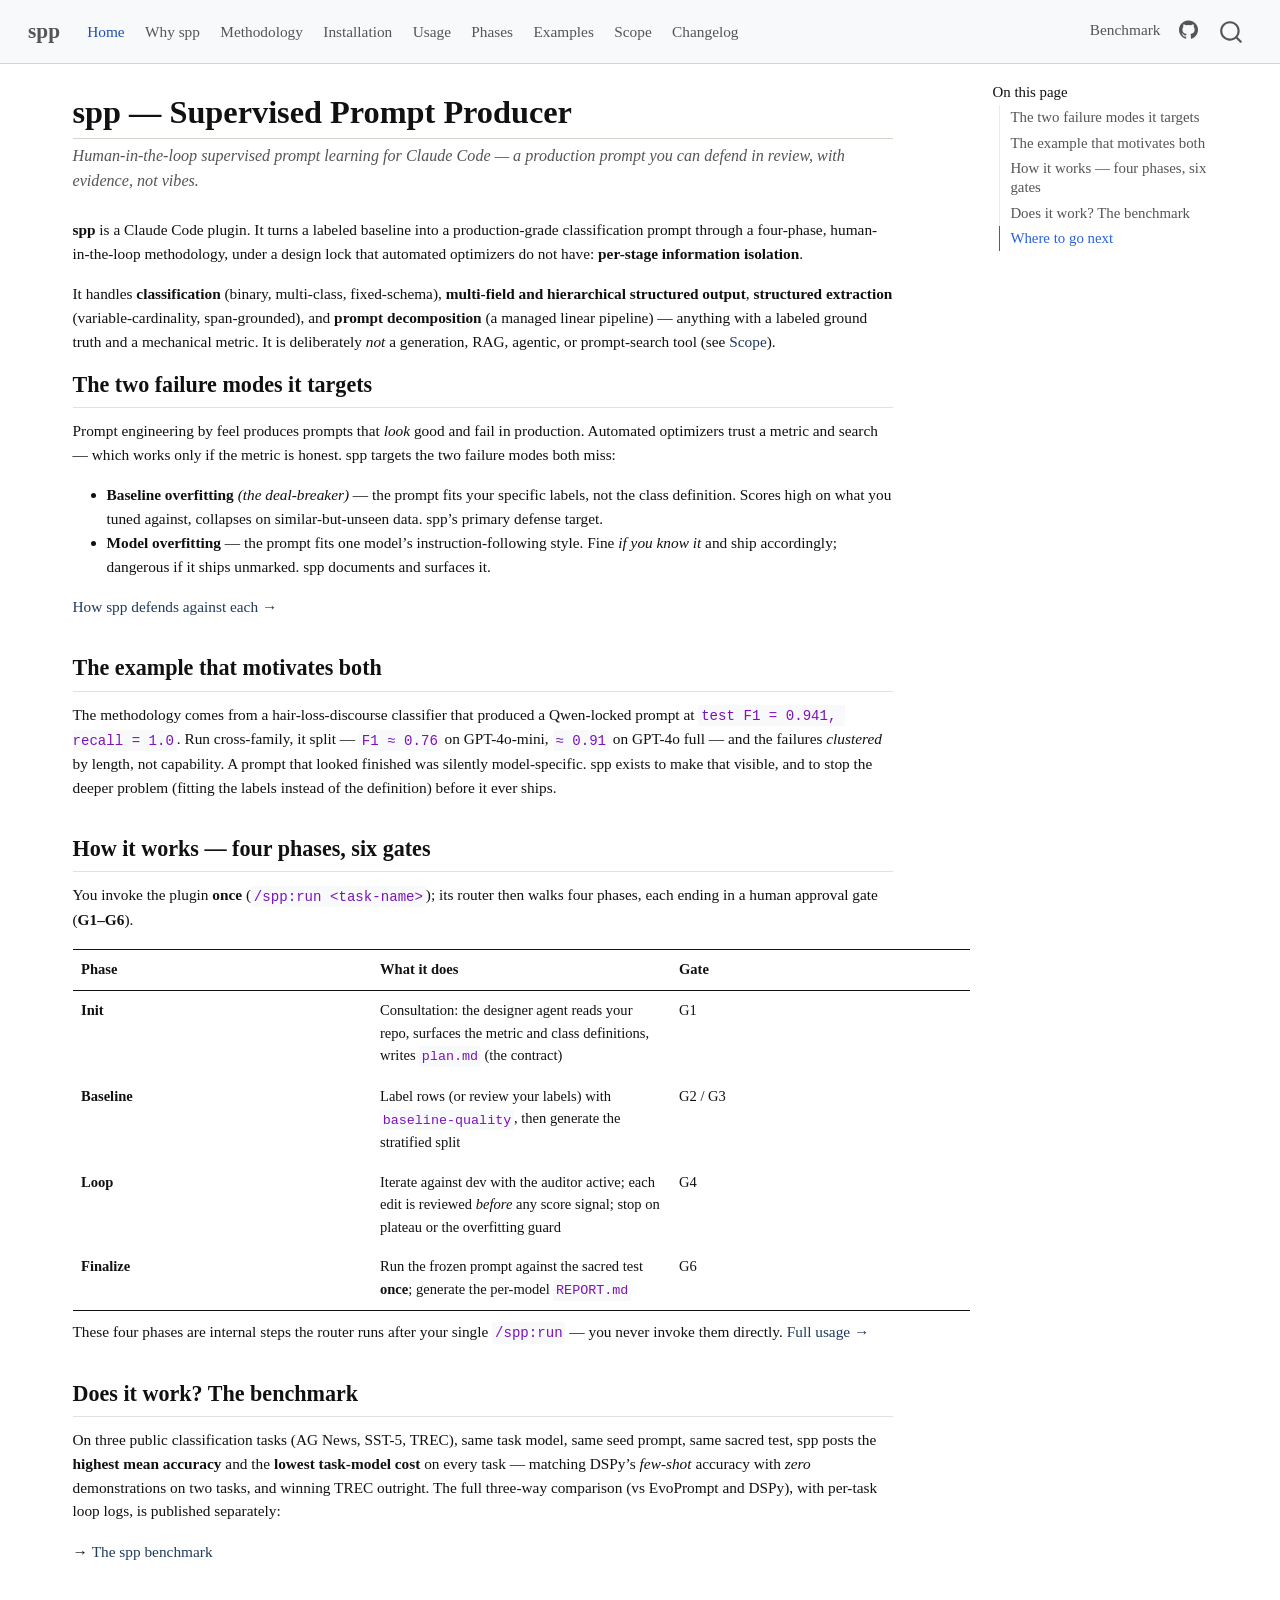
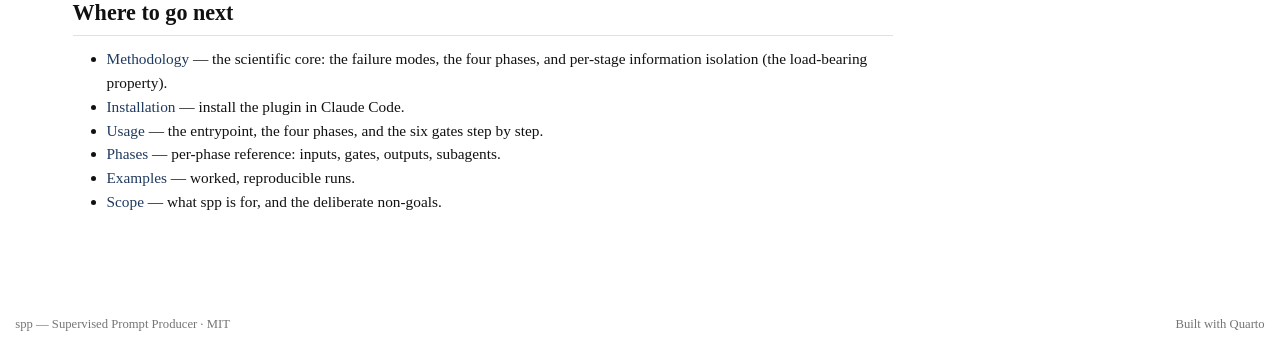
<file: index.html>
<!DOCTYPE html>
<html xmlns="http://www.w3.org/1999/xhtml" lang="en" xml:lang="en"><head>

<meta charset="utf-8">
<meta name="generator" content="quarto-1.7.33">

<meta name="viewport" content="width=device-width, initial-scale=1.0, user-scalable=yes">


<title>spp — Supervised Prompt Producer – spp</title>
<style>
code{white-space: pre-wrap;}
span.smallcaps{font-variant: small-caps;}
div.columns{display: flex; gap: min(4vw, 1.5em);}
div.column{flex: auto; overflow-x: auto;}
div.hanging-indent{margin-left: 1.5em; text-indent: -1.5em;}
ul.task-list{list-style: none;}
ul.task-list li input[type="checkbox"] {
  width: 0.8em;
  margin: 0 0.8em 0.2em -1em; /* quarto-specific, see https://github.com/quarto-dev/quarto-cli/issues/4556 */ 
  vertical-align: middle;
}
</style>


<script src="site_libs/quarto-nav/quarto-nav.js"></script>
<script src="site_libs/quarto-nav/headroom.min.js"></script>
<script src="site_libs/clipboard/clipboard.min.js"></script>
<script src="site_libs/quarto-search/autocomplete.umd.js"></script>
<script src="site_libs/quarto-search/fuse.min.js"></script>
<script src="site_libs/quarto-search/quarto-search.js"></script>
<meta name="quarto:offset" content="./">
<script src="site_libs/quarto-html/quarto.js" type="module"></script>
<script src="site_libs/quarto-html/tabsets/tabsets.js" type="module"></script>
<script src="site_libs/quarto-html/popper.min.js"></script>
<script src="site_libs/quarto-html/tippy.umd.min.js"></script>
<script src="site_libs/quarto-html/anchor.min.js"></script>
<link href="site_libs/quarto-html/tippy.css" rel="stylesheet">
<link href="site_libs/quarto-html/quarto-syntax-highlighting-ea385d0e468b0dd5ea5bf0780b1290d9.css" rel="stylesheet" id="quarto-text-highlighting-styles">
<script src="site_libs/bootstrap/bootstrap.min.js"></script>
<link href="site_libs/bootstrap/bootstrap-icons.css" rel="stylesheet">
<link href="site_libs/bootstrap/bootstrap-5414739f60c38bf3027bdbd5d01afad0.min.css" rel="stylesheet" append-hash="true" id="quarto-bootstrap" data-mode="light">
<script id="quarto-search-options" type="application/json">{
  "location": "navbar",
  "copy-button": false,
  "collapse-after": 3,
  "panel-placement": "end",
  "type": "overlay",
  "limit": 50,
  "keyboard-shortcut": [
    "f",
    "/",
    "s"
  ],
  "show-item-context": false,
  "language": {
    "search-no-results-text": "No results",
    "search-matching-documents-text": "matching documents",
    "search-copy-link-title": "Copy link to search",
    "search-hide-matches-text": "Hide additional matches",
    "search-more-match-text": "more match in this document",
    "search-more-matches-text": "more matches in this document",
    "search-clear-button-title": "Clear",
    "search-text-placeholder": "",
    "search-detached-cancel-button-title": "Cancel",
    "search-submit-button-title": "Submit",
    "search-label": "Search"
  }
}</script>
<style>html{ scroll-behavior: smooth; }</style>


<link rel="stylesheet" href="styles/report.css">
</head>

<body class="nav-fixed quarto-light">

<div id="quarto-search-results"></div>
  <header id="quarto-header" class="headroom fixed-top">
    <nav class="navbar navbar-expand-lg " data-bs-theme="dark">
      <div class="navbar-container container-fluid">
      <div class="navbar-brand-container mx-auto">
    <a class="navbar-brand" href="./index.html">
    <span class="navbar-title">spp</span>
    </a>
  </div>
            <div id="quarto-search" class="" title="Search"></div>
          <button class="navbar-toggler" type="button" data-bs-toggle="collapse" data-bs-target="#navbarCollapse" aria-controls="navbarCollapse" role="menu" aria-expanded="false" aria-label="Toggle navigation" onclick="if (window.quartoToggleHeadroom) { window.quartoToggleHeadroom(); }">
  <span class="navbar-toggler-icon"></span>
</button>
          <div class="collapse navbar-collapse" id="navbarCollapse">
            <ul class="navbar-nav navbar-nav-scroll me-auto">
  <li class="nav-item">
    <a class="nav-link active" href="./index.html" aria-current="page"> 
<span class="menu-text">Home</span></a>
  </li>  
  <li class="nav-item">
    <a class="nav-link" href="./why-spp.html"> 
<span class="menu-text">Why spp</span></a>
  </li>  
  <li class="nav-item">
    <a class="nav-link" href="./methodology.html"> 
<span class="menu-text">Methodology</span></a>
  </li>  
  <li class="nav-item">
    <a class="nav-link" href="./installation.html"> 
<span class="menu-text">Installation</span></a>
  </li>  
  <li class="nav-item">
    <a class="nav-link" href="./usage.html"> 
<span class="menu-text">Usage</span></a>
  </li>  
  <li class="nav-item">
    <a class="nav-link" href="./phases.html"> 
<span class="menu-text">Phases</span></a>
  </li>  
  <li class="nav-item">
    <a class="nav-link" href="./examples.html"> 
<span class="menu-text">Examples</span></a>
  </li>  
  <li class="nav-item">
    <a class="nav-link" href="./scope.html"> 
<span class="menu-text">Scope</span></a>
  </li>  
  <li class="nav-item">
    <a class="nav-link" href="./changelog.html"> 
<span class="menu-text">Changelog</span></a>
  </li>  
</ul>
            <ul class="navbar-nav navbar-nav-scroll ms-auto">
  <li class="nav-item">
    <a class="nav-link" href="https://jaylbean.github.io/spp-benchmark/"> 
<span class="menu-text">Benchmark</span></a>
  </li>  
  <li class="nav-item compact">
    <a class="nav-link" href="https://github.com/JayLBean/supervised-prompt-producer"> <i class="bi bi-github" role="img" aria-label="spp GitHub repository">
</i> 
<span class="menu-text"></span></a>
  </li>  
</ul>
          </div> <!-- /navcollapse -->
            <div class="quarto-navbar-tools">
</div>
      </div> <!-- /container-fluid -->
    </nav>
</header>
<!-- content -->
<div id="quarto-content" class="quarto-container page-columns page-rows-contents page-layout-full page-navbar">
<!-- sidebar -->
<!-- margin-sidebar -->
    <div id="quarto-margin-sidebar" class="sidebar margin-sidebar">
        <nav id="TOC" role="doc-toc" class="toc-active">
    <h2 id="toc-title">On this page</h2>
   
  <ul>
  <li><a href="#the-two-failure-modes-it-targets" id="toc-the-two-failure-modes-it-targets" class="nav-link active" data-scroll-target="#the-two-failure-modes-it-targets">The two failure modes it targets</a></li>
  <li><a href="#the-example-that-motivates-both" id="toc-the-example-that-motivates-both" class="nav-link" data-scroll-target="#the-example-that-motivates-both">The example that motivates both</a></li>
  <li><a href="#how-it-works-four-phases-six-gates" id="toc-how-it-works-four-phases-six-gates" class="nav-link" data-scroll-target="#how-it-works-four-phases-six-gates">How it works — four phases, six gates</a></li>
  <li><a href="#does-it-work-the-benchmark" id="toc-does-it-work-the-benchmark" class="nav-link" data-scroll-target="#does-it-work-the-benchmark">Does it work? The benchmark</a></li>
  <li><a href="#where-to-go-next" id="toc-where-to-go-next" class="nav-link" data-scroll-target="#where-to-go-next">Where to go next</a></li>
  </ul>
</nav>
    </div>
<!-- main -->
<main class="content column-page-left" id="quarto-document-content">

<header id="title-block-header" class="quarto-title-block default">
<div class="quarto-title">
<h1 class="title">spp — Supervised Prompt Producer</h1>
<p class="subtitle lead">Human-in-the-loop supervised prompt learning for Claude Code — a production prompt you can defend in review, with evidence, not vibes.</p>
</div>



<div class="quarto-title-meta column-page-left">

    
  
    
  </div>
  


</header>


<p><strong>spp</strong> is a Claude Code plugin. It turns a labeled baseline into a production-grade classification prompt through a four-phase, human-in-the-loop methodology, under a design lock that automated optimizers do not have: <strong>per-stage information isolation</strong>.</p>
<p>It handles <strong>classification</strong> (binary, multi-class, fixed-schema), <strong>multi-field and hierarchical structured output</strong>, <strong>structured extraction</strong> (variable-cardinality, span-grounded), and <strong>prompt decomposition</strong> (a managed linear pipeline) — anything with a labeled ground truth and a mechanical metric. It is deliberately <em>not</em> a generation, RAG, agentic, or prompt-search tool (see <a href="./scope.html">Scope</a>).</p>
<section id="the-two-failure-modes-it-targets" class="level2">
<h2 class="anchored" data-anchor-id="the-two-failure-modes-it-targets">The two failure modes it targets</h2>
<p>Prompt engineering by feel produces prompts that <em>look</em> good and fail in production. Automated optimizers trust a metric and search — which works only if the metric is honest. spp targets the two failure modes both miss:</p>
<ul>
<li><strong>Baseline overfitting</strong> <em>(the deal-breaker)</em> — the prompt fits your specific labels, not the class definition. Scores high on what you tuned against, collapses on similar-but-unseen data. spp’s primary defense target.</li>
<li><strong>Model overfitting</strong> — the prompt fits one model’s instruction-following style. Fine <em>if you know it</em> and ship accordingly; dangerous if it ships unmarked. spp documents and surfaces it.</li>
</ul>
<p><a href="./methodology.html">How spp defends against each →</a></p>
</section>
<section id="the-example-that-motivates-both" class="level2">
<h2 class="anchored" data-anchor-id="the-example-that-motivates-both">The example that motivates both</h2>
<p>The methodology comes from a hair-loss-discourse classifier that produced a Qwen-locked prompt at <code>test F1 = 0.941, recall = 1.0</code>. Run cross-family, it split — <code>F1 ≈ 0.76</code> on GPT-4o-mini, <code>≈ 0.91</code> on GPT-4o full — and the failures <em>clustered</em> by length, not capability. A prompt that looked finished was silently model-specific. spp exists to make that visible, and to stop the deeper problem (fitting the labels instead of the definition) before it ever ships.</p>
</section>
<section id="how-it-works-four-phases-six-gates" class="level2">
<h2 class="anchored" data-anchor-id="how-it-works-four-phases-six-gates">How it works — four phases, six gates</h2>
<p>You invoke the plugin <strong>once</strong> (<code>/spp:run &lt;task-name&gt;</code>); its router then walks four phases, each ending in a human approval gate (<strong>G1–G6</strong>).</p>
<table class="caption-top table">
<colgroup>
<col style="width: 33%">
<col style="width: 33%">
<col style="width: 33%">
</colgroup>
<thead>
<tr class="header">
<th>Phase</th>
<th>What it does</th>
<th>Gate</th>
</tr>
</thead>
<tbody>
<tr class="odd">
<td><strong>Init</strong></td>
<td>Consultation: the designer agent reads your repo, surfaces the metric and class definitions, writes <code>plan.md</code> (the contract)</td>
<td>G1</td>
</tr>
<tr class="even">
<td><strong>Baseline</strong></td>
<td>Label rows (or review your labels) with <code>baseline-quality</code>, then generate the stratified split</td>
<td>G2 / G3</td>
</tr>
<tr class="odd">
<td><strong>Loop</strong></td>
<td>Iterate against dev with the auditor active; each edit is reviewed <em>before</em> any score signal; stop on plateau or the overfitting guard</td>
<td>G4</td>
</tr>
<tr class="even">
<td><strong>Finalize</strong></td>
<td>Run the frozen prompt against the sacred test <strong>once</strong>; generate the per-model <code>REPORT.md</code></td>
<td>G6</td>
</tr>
</tbody>
</table>
<p>These four phases are internal steps the router runs after your single <code>/spp:run</code> — you never invoke them directly. <a href="./usage.html">Full usage →</a></p>
</section>
<section id="does-it-work-the-benchmark" class="level2">
<h2 class="anchored" data-anchor-id="does-it-work-the-benchmark">Does it work? The benchmark</h2>
<p>On three public classification tasks (AG News, SST-5, TREC), same task model, same seed prompt, same sacred test, spp posts the <strong>highest mean accuracy</strong> and the <strong>lowest task-model cost</strong> on every task — matching DSPy’s <em>few-shot</em> accuracy with <em>zero</em> demonstrations on two tasks, and winning TREC outright. The full three-way comparison (vs EvoPrompt and DSPy), with per-task loop logs, is published separately:</p>
<p><strong>→ <a href="https://jaylbean.github.io/spp-benchmark/">The spp benchmark</a></strong></p>
</section>
<section id="where-to-go-next" class="level2">
<h2 class="anchored" data-anchor-id="where-to-go-next">Where to go next</h2>
<ul>
<li><strong><a href="./methodology.html">Methodology</a></strong> — the scientific core: the failure modes, the four phases, and per-stage information isolation (the load-bearing property).</li>
<li><strong><a href="./installation.html">Installation</a></strong> — install the plugin in Claude Code.</li>
<li><strong><a href="./usage.html">Usage</a></strong> — the entrypoint, the four phases, and the six gates step by step.</li>
<li><strong><a href="./phases.html">Phases</a></strong> — per-phase reference: inputs, gates, outputs, subagents.</li>
<li><strong><a href="./examples.html">Examples</a></strong> — worked, reproducible runs.</li>
<li><strong><a href="./scope.html">Scope</a></strong> — what spp is for, and the deliberate non-goals.</li>
</ul>


</section>

</main> <!-- /main -->
<script id="quarto-html-after-body" type="application/javascript">
  window.document.addEventListener("DOMContentLoaded", function (event) {
    const icon = "";
    const anchorJS = new window.AnchorJS();
    anchorJS.options = {
      placement: 'right',
      icon: icon
    };
    anchorJS.add('.anchored');
    const isCodeAnnotation = (el) => {
      for (const clz of el.classList) {
        if (clz.startsWith('code-annotation-')) {                     
          return true;
        }
      }
      return false;
    }
    const onCopySuccess = function(e) {
      // button target
      const button = e.trigger;
      // don't keep focus
      button.blur();
      // flash "checked"
      button.classList.add('code-copy-button-checked');
      var currentTitle = button.getAttribute("title");
      button.setAttribute("title", "Copied!");
      let tooltip;
      if (window.bootstrap) {
        button.setAttribute("data-bs-toggle", "tooltip");
        button.setAttribute("data-bs-placement", "left");
        button.setAttribute("data-bs-title", "Copied!");
        tooltip = new bootstrap.Tooltip(button, 
          { trigger: "manual", 
            customClass: "code-copy-button-tooltip",
            offset: [0, -8]});
        tooltip.show();    
      }
      setTimeout(function() {
        if (tooltip) {
          tooltip.hide();
          button.removeAttribute("data-bs-title");
          button.removeAttribute("data-bs-toggle");
          button.removeAttribute("data-bs-placement");
        }
        button.setAttribute("title", currentTitle);
        button.classList.remove('code-copy-button-checked');
      }, 1000);
      // clear code selection
      e.clearSelection();
    }
    const getTextToCopy = function(trigger) {
        const codeEl = trigger.previousElementSibling.cloneNode(true);
        for (const childEl of codeEl.children) {
          if (isCodeAnnotation(childEl)) {
            childEl.remove();
          }
        }
        return codeEl.innerText;
    }
    const clipboard = new window.ClipboardJS('.code-copy-button:not([data-in-quarto-modal])', {
      text: getTextToCopy
    });
    clipboard.on('success', onCopySuccess);
    if (window.document.getElementById('quarto-embedded-source-code-modal')) {
      const clipboardModal = new window.ClipboardJS('.code-copy-button[data-in-quarto-modal]', {
        text: getTextToCopy,
        container: window.document.getElementById('quarto-embedded-source-code-modal')
      });
      clipboardModal.on('success', onCopySuccess);
    }
      var localhostRegex = new RegExp(/^(?:http|https):\/\/localhost\:?[0-9]*\//);
      var mailtoRegex = new RegExp(/^mailto:/);
        var filterRegex = new RegExp("https:\/\/jaylbean\.github\.io\/spp-site\/");
      var isInternal = (href) => {
          return filterRegex.test(href) || localhostRegex.test(href) || mailtoRegex.test(href);
      }
      // Inspect non-navigation links and adorn them if external
     var links = window.document.querySelectorAll('a[href]:not(.nav-link):not(.navbar-brand):not(.toc-action):not(.sidebar-link):not(.sidebar-item-toggle):not(.pagination-link):not(.no-external):not([aria-hidden]):not(.dropdown-item):not(.quarto-navigation-tool):not(.about-link)');
      for (var i=0; i<links.length; i++) {
        const link = links[i];
        if (!isInternal(link.href)) {
          // undo the damage that might have been done by quarto-nav.js in the case of
          // links that we want to consider external
          if (link.dataset.originalHref !== undefined) {
            link.href = link.dataset.originalHref;
          }
            // target, if specified
            link.setAttribute("target", "_blank");
            if (link.getAttribute("rel") === null) {
              link.setAttribute("rel", "noopener");
            }
        }
      }
    function tippyHover(el, contentFn, onTriggerFn, onUntriggerFn) {
      const config = {
        allowHTML: true,
        maxWidth: 500,
        delay: 100,
        arrow: false,
        appendTo: function(el) {
            return el.parentElement;
        },
        interactive: true,
        interactiveBorder: 10,
        theme: 'quarto',
        placement: 'bottom-start',
      };
      if (contentFn) {
        config.content = contentFn;
      }
      if (onTriggerFn) {
        config.onTrigger = onTriggerFn;
      }
      if (onUntriggerFn) {
        config.onUntrigger = onUntriggerFn;
      }
      window.tippy(el, config); 
    }
    const noterefs = window.document.querySelectorAll('a[role="doc-noteref"]');
    for (var i=0; i<noterefs.length; i++) {
      const ref = noterefs[i];
      tippyHover(ref, function() {
        // use id or data attribute instead here
        let href = ref.getAttribute('data-footnote-href') || ref.getAttribute('href');
        try { href = new URL(href).hash; } catch {}
        const id = href.replace(/^#\/?/, "");
        const note = window.document.getElementById(id);
        if (note) {
          return note.innerHTML;
        } else {
          return "";
        }
      });
    }
    const xrefs = window.document.querySelectorAll('a.quarto-xref');
    const processXRef = (id, note) => {
      // Strip column container classes
      const stripColumnClz = (el) => {
        el.classList.remove("page-full", "page-columns");
        if (el.children) {
          for (const child of el.children) {
            stripColumnClz(child);
          }
        }
      }
      stripColumnClz(note)
      if (id === null || id.startsWith('sec-')) {
        // Special case sections, only their first couple elements
        const container = document.createElement("div");
        if (note.children && note.children.length > 2) {
          container.appendChild(note.children[0].cloneNode(true));
          for (let i = 1; i < note.children.length; i++) {
            const child = note.children[i];
            if (child.tagName === "P" && child.innerText === "") {
              continue;
            } else {
              container.appendChild(child.cloneNode(true));
              break;
            }
          }
          if (window.Quarto?.typesetMath) {
            window.Quarto.typesetMath(container);
          }
          return container.innerHTML
        } else {
          if (window.Quarto?.typesetMath) {
            window.Quarto.typesetMath(note);
          }
          return note.innerHTML;
        }
      } else {
        // Remove any anchor links if they are present
        const anchorLink = note.querySelector('a.anchorjs-link');
        if (anchorLink) {
          anchorLink.remove();
        }
        if (window.Quarto?.typesetMath) {
          window.Quarto.typesetMath(note);
        }
        if (note.classList.contains("callout")) {
          return note.outerHTML;
        } else {
          return note.innerHTML;
        }
      }
    }
    for (var i=0; i<xrefs.length; i++) {
      const xref = xrefs[i];
      tippyHover(xref, undefined, function(instance) {
        instance.disable();
        let url = xref.getAttribute('href');
        let hash = undefined; 
        if (url.startsWith('#')) {
          hash = url;
        } else {
          try { hash = new URL(url).hash; } catch {}
        }
        if (hash) {
          const id = hash.replace(/^#\/?/, "");
          const note = window.document.getElementById(id);
          if (note !== null) {
            try {
              const html = processXRef(id, note.cloneNode(true));
              instance.setContent(html);
            } finally {
              instance.enable();
              instance.show();
            }
          } else {
            // See if we can fetch this
            fetch(url.split('#')[0])
            .then(res => res.text())
            .then(html => {
              const parser = new DOMParser();
              const htmlDoc = parser.parseFromString(html, "text/html");
              const note = htmlDoc.getElementById(id);
              if (note !== null) {
                const html = processXRef(id, note);
                instance.setContent(html);
              } 
            }).finally(() => {
              instance.enable();
              instance.show();
            });
          }
        } else {
          // See if we can fetch a full url (with no hash to target)
          // This is a special case and we should probably do some content thinning / targeting
          fetch(url)
          .then(res => res.text())
          .then(html => {
            const parser = new DOMParser();
            const htmlDoc = parser.parseFromString(html, "text/html");
            const note = htmlDoc.querySelector('main.content');
            if (note !== null) {
              // This should only happen for chapter cross references
              // (since there is no id in the URL)
              // remove the first header
              if (note.children.length > 0 && note.children[0].tagName === "HEADER") {
                note.children[0].remove();
              }
              const html = processXRef(null, note);
              instance.setContent(html);
            } 
          }).finally(() => {
            instance.enable();
            instance.show();
          });
        }
      }, function(instance) {
      });
    }
        let selectedAnnoteEl;
        const selectorForAnnotation = ( cell, annotation) => {
          let cellAttr = 'data-code-cell="' + cell + '"';
          let lineAttr = 'data-code-annotation="' +  annotation + '"';
          const selector = 'span[' + cellAttr + '][' + lineAttr + ']';
          return selector;
        }
        const selectCodeLines = (annoteEl) => {
          const doc = window.document;
          const targetCell = annoteEl.getAttribute("data-target-cell");
          const targetAnnotation = annoteEl.getAttribute("data-target-annotation");
          const annoteSpan = window.document.querySelector(selectorForAnnotation(targetCell, targetAnnotation));
          const lines = annoteSpan.getAttribute("data-code-lines").split(",");
          const lineIds = lines.map((line) => {
            return targetCell + "-" + line;
          })
          let top = null;
          let height = null;
          let parent = null;
          if (lineIds.length > 0) {
              //compute the position of the single el (top and bottom and make a div)
              const el = window.document.getElementById(lineIds[0]);
              top = el.offsetTop;
              height = el.offsetHeight;
              parent = el.parentElement.parentElement;
            if (lineIds.length > 1) {
              const lastEl = window.document.getElementById(lineIds[lineIds.length - 1]);
              const bottom = lastEl.offsetTop + lastEl.offsetHeight;
              height = bottom - top;
            }
            if (top !== null && height !== null && parent !== null) {
              // cook up a div (if necessary) and position it 
              let div = window.document.getElementById("code-annotation-line-highlight");
              if (div === null) {
                div = window.document.createElement("div");
                div.setAttribute("id", "code-annotation-line-highlight");
                div.style.position = 'absolute';
                parent.appendChild(div);
              }
              div.style.top = top - 2 + "px";
              div.style.height = height + 4 + "px";
              div.style.left = 0;
              let gutterDiv = window.document.getElementById("code-annotation-line-highlight-gutter");
              if (gutterDiv === null) {
                gutterDiv = window.document.createElement("div");
                gutterDiv.setAttribute("id", "code-annotation-line-highlight-gutter");
                gutterDiv.style.position = 'absolute';
                const codeCell = window.document.getElementById(targetCell);
                const gutter = codeCell.querySelector('.code-annotation-gutter');
                gutter.appendChild(gutterDiv);
              }
              gutterDiv.style.top = top - 2 + "px";
              gutterDiv.style.height = height + 4 + "px";
            }
            selectedAnnoteEl = annoteEl;
          }
        };
        const unselectCodeLines = () => {
          const elementsIds = ["code-annotation-line-highlight", "code-annotation-line-highlight-gutter"];
          elementsIds.forEach((elId) => {
            const div = window.document.getElementById(elId);
            if (div) {
              div.remove();
            }
          });
          selectedAnnoteEl = undefined;
        };
          // Handle positioning of the toggle
      window.addEventListener(
        "resize",
        throttle(() => {
          elRect = undefined;
          if (selectedAnnoteEl) {
            selectCodeLines(selectedAnnoteEl);
          }
        }, 10)
      );
      function throttle(fn, ms) {
      let throttle = false;
      let timer;
        return (...args) => {
          if(!throttle) { // first call gets through
              fn.apply(this, args);
              throttle = true;
          } else { // all the others get throttled
              if(timer) clearTimeout(timer); // cancel #2
              timer = setTimeout(() => {
                fn.apply(this, args);
                timer = throttle = false;
              }, ms);
          }
        };
      }
        // Attach click handler to the DT
        const annoteDls = window.document.querySelectorAll('dt[data-target-cell]');
        for (const annoteDlNode of annoteDls) {
          annoteDlNode.addEventListener('click', (event) => {
            const clickedEl = event.target;
            if (clickedEl !== selectedAnnoteEl) {
              unselectCodeLines();
              const activeEl = window.document.querySelector('dt[data-target-cell].code-annotation-active');
              if (activeEl) {
                activeEl.classList.remove('code-annotation-active');
              }
              selectCodeLines(clickedEl);
              clickedEl.classList.add('code-annotation-active');
            } else {
              // Unselect the line
              unselectCodeLines();
              clickedEl.classList.remove('code-annotation-active');
            }
          });
        }
    const findCites = (el) => {
      const parentEl = el.parentElement;
      if (parentEl) {
        const cites = parentEl.dataset.cites;
        if (cites) {
          return {
            el,
            cites: cites.split(' ')
          };
        } else {
          return findCites(el.parentElement)
        }
      } else {
        return undefined;
      }
    };
    var bibliorefs = window.document.querySelectorAll('a[role="doc-biblioref"]');
    for (var i=0; i<bibliorefs.length; i++) {
      const ref = bibliorefs[i];
      const citeInfo = findCites(ref);
      if (citeInfo) {
        tippyHover(citeInfo.el, function() {
          var popup = window.document.createElement('div');
          citeInfo.cites.forEach(function(cite) {
            var citeDiv = window.document.createElement('div');
            citeDiv.classList.add('hanging-indent');
            citeDiv.classList.add('csl-entry');
            var biblioDiv = window.document.getElementById('ref-' + cite);
            if (biblioDiv) {
              citeDiv.innerHTML = biblioDiv.innerHTML;
            }
            popup.appendChild(citeDiv);
          });
          return popup.innerHTML;
        });
      }
    }
  });
  </script>
</div> <!-- /content -->
<footer class="footer">
  <div class="nav-footer">
    <div class="nav-footer-left">
<p>spp — Supervised Prompt Producer · MIT</p>
</div>   
    <div class="nav-footer-center">
      &nbsp;
    </div>
    <div class="nav-footer-right">
<p>Built with <a href="https://quarto.org">Quarto</a></p>
</div>
  </div>
</footer>




<script src="site_libs/quarto-html/zenscroll-min.js"></script>
</body></html>
</file>
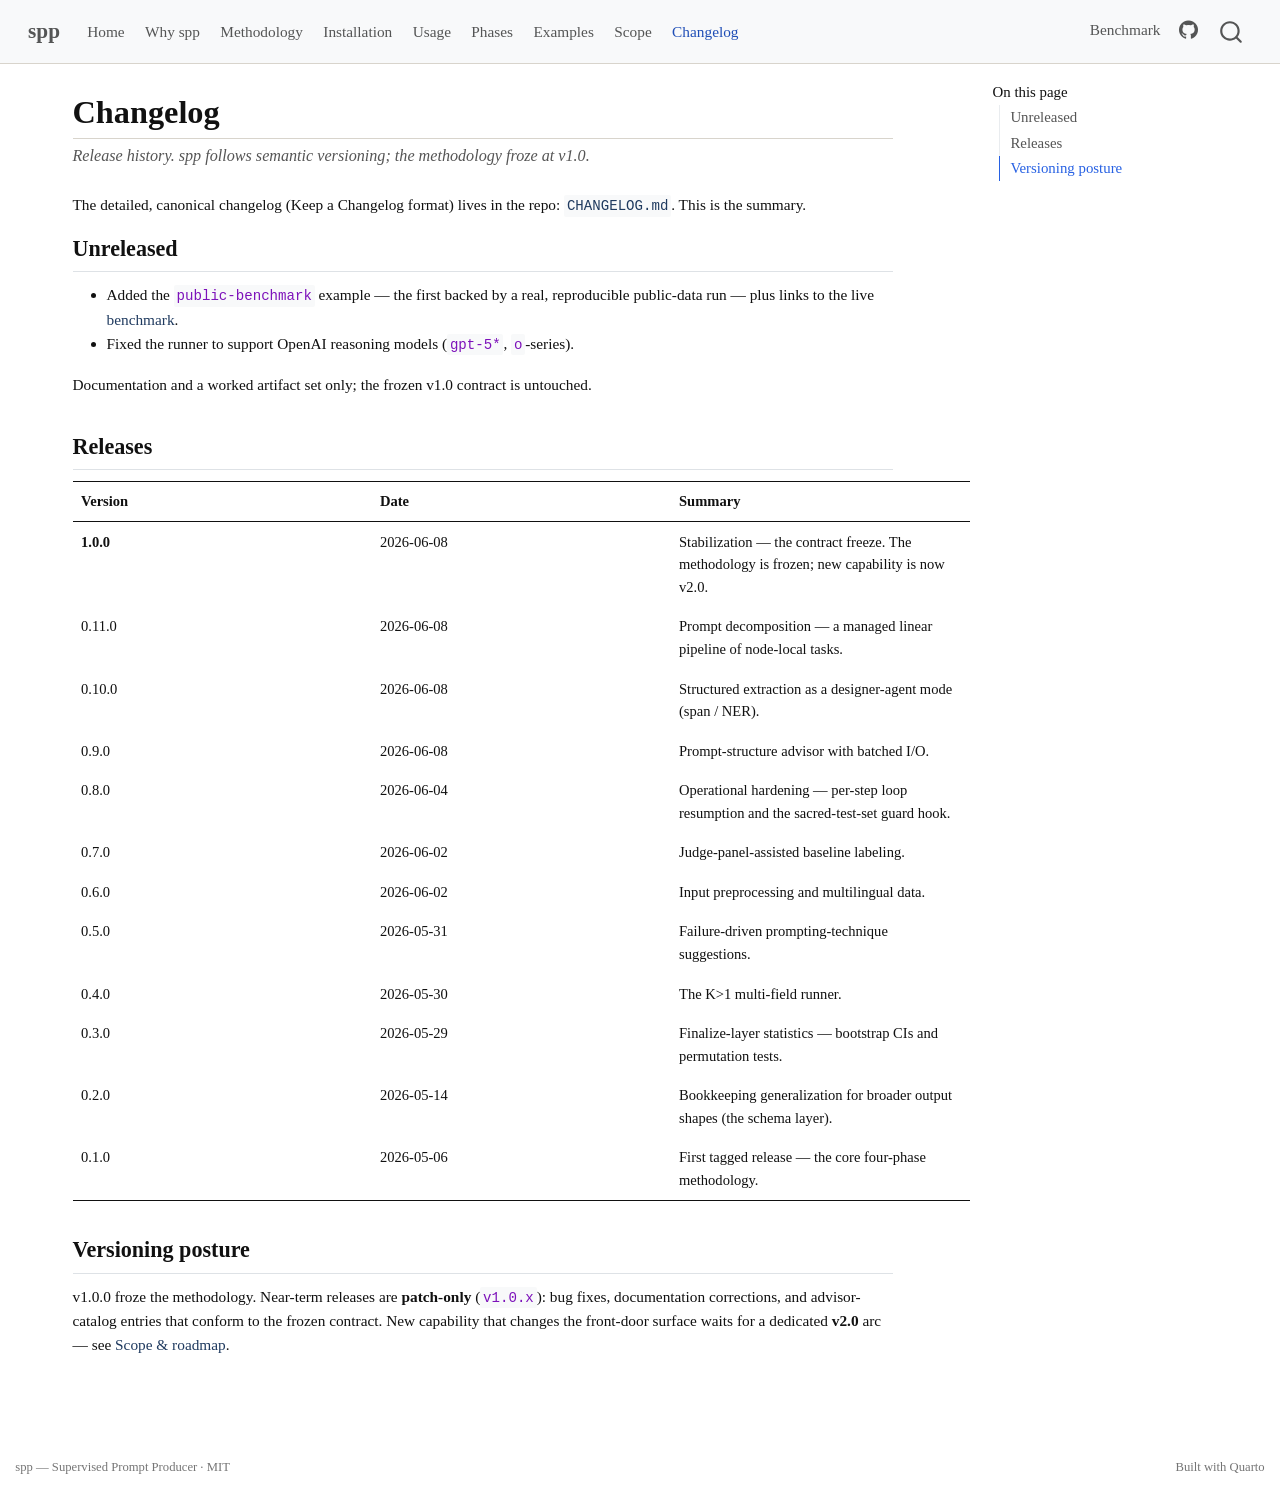
<file: changelog.html>
<!DOCTYPE html>
<html xmlns="http://www.w3.org/1999/xhtml" lang="en" xml:lang="en"><head>

<meta charset="utf-8">
<meta name="generator" content="quarto-1.7.33">

<meta name="viewport" content="width=device-width, initial-scale=1.0, user-scalable=yes">


<title>Changelog – spp</title>
<style>
code{white-space: pre-wrap;}
span.smallcaps{font-variant: small-caps;}
div.columns{display: flex; gap: min(4vw, 1.5em);}
div.column{flex: auto; overflow-x: auto;}
div.hanging-indent{margin-left: 1.5em; text-indent: -1.5em;}
ul.task-list{list-style: none;}
ul.task-list li input[type="checkbox"] {
  width: 0.8em;
  margin: 0 0.8em 0.2em -1em; /* quarto-specific, see https://github.com/quarto-dev/quarto-cli/issues/4556 */ 
  vertical-align: middle;
}
</style>


<script src="site_libs/quarto-nav/quarto-nav.js"></script>
<script src="site_libs/quarto-nav/headroom.min.js"></script>
<script src="site_libs/clipboard/clipboard.min.js"></script>
<script src="site_libs/quarto-search/autocomplete.umd.js"></script>
<script src="site_libs/quarto-search/fuse.min.js"></script>
<script src="site_libs/quarto-search/quarto-search.js"></script>
<meta name="quarto:offset" content="./">
<script src="site_libs/quarto-html/quarto.js" type="module"></script>
<script src="site_libs/quarto-html/tabsets/tabsets.js" type="module"></script>
<script src="site_libs/quarto-html/popper.min.js"></script>
<script src="site_libs/quarto-html/tippy.umd.min.js"></script>
<script src="site_libs/quarto-html/anchor.min.js"></script>
<link href="site_libs/quarto-html/tippy.css" rel="stylesheet">
<link href="site_libs/quarto-html/quarto-syntax-highlighting-ea385d0e468b0dd5ea5bf0780b1290d9.css" rel="stylesheet" id="quarto-text-highlighting-styles">
<script src="site_libs/bootstrap/bootstrap.min.js"></script>
<link href="site_libs/bootstrap/bootstrap-icons.css" rel="stylesheet">
<link href="site_libs/bootstrap/bootstrap-5414739f60c38bf3027bdbd5d01afad0.min.css" rel="stylesheet" append-hash="true" id="quarto-bootstrap" data-mode="light">
<script id="quarto-search-options" type="application/json">{
  "location": "navbar",
  "copy-button": false,
  "collapse-after": 3,
  "panel-placement": "end",
  "type": "overlay",
  "limit": 50,
  "keyboard-shortcut": [
    "f",
    "/",
    "s"
  ],
  "show-item-context": false,
  "language": {
    "search-no-results-text": "No results",
    "search-matching-documents-text": "matching documents",
    "search-copy-link-title": "Copy link to search",
    "search-hide-matches-text": "Hide additional matches",
    "search-more-match-text": "more match in this document",
    "search-more-matches-text": "more matches in this document",
    "search-clear-button-title": "Clear",
    "search-text-placeholder": "",
    "search-detached-cancel-button-title": "Cancel",
    "search-submit-button-title": "Submit",
    "search-label": "Search"
  }
}</script>
<style>html{ scroll-behavior: smooth; }</style>


<link rel="stylesheet" href="styles/report.css">
</head>

<body class="nav-fixed quarto-light">

<div id="quarto-search-results"></div>
  <header id="quarto-header" class="headroom fixed-top">
    <nav class="navbar navbar-expand-lg " data-bs-theme="dark">
      <div class="navbar-container container-fluid">
      <div class="navbar-brand-container mx-auto">
    <a class="navbar-brand" href="./index.html">
    <span class="navbar-title">spp</span>
    </a>
  </div>
            <div id="quarto-search" class="" title="Search"></div>
          <button class="navbar-toggler" type="button" data-bs-toggle="collapse" data-bs-target="#navbarCollapse" aria-controls="navbarCollapse" role="menu" aria-expanded="false" aria-label="Toggle navigation" onclick="if (window.quartoToggleHeadroom) { window.quartoToggleHeadroom(); }">
  <span class="navbar-toggler-icon"></span>
</button>
          <div class="collapse navbar-collapse" id="navbarCollapse">
            <ul class="navbar-nav navbar-nav-scroll me-auto">
  <li class="nav-item">
    <a class="nav-link" href="./index.html"> 
<span class="menu-text">Home</span></a>
  </li>  
  <li class="nav-item">
    <a class="nav-link" href="./why-spp.html"> 
<span class="menu-text">Why spp</span></a>
  </li>  
  <li class="nav-item">
    <a class="nav-link" href="./methodology.html"> 
<span class="menu-text">Methodology</span></a>
  </li>  
  <li class="nav-item">
    <a class="nav-link" href="./installation.html"> 
<span class="menu-text">Installation</span></a>
  </li>  
  <li class="nav-item">
    <a class="nav-link" href="./usage.html"> 
<span class="menu-text">Usage</span></a>
  </li>  
  <li class="nav-item">
    <a class="nav-link" href="./phases.html"> 
<span class="menu-text">Phases</span></a>
  </li>  
  <li class="nav-item">
    <a class="nav-link" href="./examples.html"> 
<span class="menu-text">Examples</span></a>
  </li>  
  <li class="nav-item">
    <a class="nav-link" href="./scope.html"> 
<span class="menu-text">Scope</span></a>
  </li>  
  <li class="nav-item">
    <a class="nav-link active" href="./changelog.html" aria-current="page"> 
<span class="menu-text">Changelog</span></a>
  </li>  
</ul>
            <ul class="navbar-nav navbar-nav-scroll ms-auto">
  <li class="nav-item">
    <a class="nav-link" href="https://jaylbean.github.io/spp-benchmark/"> 
<span class="menu-text">Benchmark</span></a>
  </li>  
  <li class="nav-item compact">
    <a class="nav-link" href="https://github.com/JayLBean/supervised-prompt-producer"> <i class="bi bi-github" role="img" aria-label="spp GitHub repository">
</i> 
<span class="menu-text"></span></a>
  </li>  
</ul>
          </div> <!-- /navcollapse -->
            <div class="quarto-navbar-tools">
</div>
      </div> <!-- /container-fluid -->
    </nav>
</header>
<!-- content -->
<div id="quarto-content" class="quarto-container page-columns page-rows-contents page-layout-full page-navbar">
<!-- sidebar -->
<!-- margin-sidebar -->
    <div id="quarto-margin-sidebar" class="sidebar margin-sidebar">
        <nav id="TOC" role="doc-toc" class="toc-active">
    <h2 id="toc-title">On this page</h2>
   
  <ul>
  <li><a href="#unreleased" id="toc-unreleased" class="nav-link active" data-scroll-target="#unreleased">Unreleased</a></li>
  <li><a href="#releases" id="toc-releases" class="nav-link" data-scroll-target="#releases">Releases</a></li>
  <li><a href="#versioning-posture" id="toc-versioning-posture" class="nav-link" data-scroll-target="#versioning-posture">Versioning posture</a></li>
  </ul>
</nav>
    </div>
<!-- main -->
<main class="content column-page-left" id="quarto-document-content">

<header id="title-block-header" class="quarto-title-block default">
<div class="quarto-title">
<h1 class="title">Changelog</h1>
<p class="subtitle lead">Release history. spp follows semantic versioning; the methodology froze at v1.0.</p>
</div>



<div class="quarto-title-meta column-page-left">

    
  
    
  </div>
  


</header>


<p>The detailed, canonical changelog (Keep a Changelog format) lives in the repo: <a href="https://github.com/JayLBean/supervised-prompt-producer/blob/main/CHANGELOG.md"><code>CHANGELOG.md</code></a>. This is the summary.</p>
<section id="unreleased" class="level2">
<h2 class="anchored" data-anchor-id="unreleased">Unreleased</h2>
<ul>
<li>Added the <code>public-benchmark</code> example — the first backed by a real, reproducible public-data run — plus links to the live <a href="https://jaylbean.github.io/spp-benchmark/">benchmark</a>.</li>
<li>Fixed the runner to support OpenAI reasoning models (<code>gpt-5*</code>, <code>o</code>-series).</li>
</ul>
<p>Documentation and a worked artifact set only; the frozen v1.0 contract is untouched.</p>
</section>
<section id="releases" class="level2">
<h2 class="anchored" data-anchor-id="releases">Releases</h2>
<table class="caption-top table">
<colgroup>
<col style="width: 33%">
<col style="width: 33%">
<col style="width: 33%">
</colgroup>
<thead>
<tr class="header">
<th>Version</th>
<th>Date</th>
<th>Summary</th>
</tr>
</thead>
<tbody>
<tr class="odd">
<td><strong>1.0.0</strong></td>
<td>2026-06-08</td>
<td>Stabilization — the contract freeze. The methodology is frozen; new capability is now v2.0.</td>
</tr>
<tr class="even">
<td>0.11.0</td>
<td>2026-06-08</td>
<td>Prompt decomposition — a managed linear pipeline of node-local tasks.</td>
</tr>
<tr class="odd">
<td>0.10.0</td>
<td>2026-06-08</td>
<td>Structured extraction as a designer-agent mode (span / NER).</td>
</tr>
<tr class="even">
<td>0.9.0</td>
<td>2026-06-08</td>
<td>Prompt-structure advisor with batched I/O.</td>
</tr>
<tr class="odd">
<td>0.8.0</td>
<td>2026-06-04</td>
<td>Operational hardening — per-step loop resumption and the sacred-test-set guard hook.</td>
</tr>
<tr class="even">
<td>0.7.0</td>
<td>2026-06-02</td>
<td>Judge-panel-assisted baseline labeling.</td>
</tr>
<tr class="odd">
<td>0.6.0</td>
<td>2026-06-02</td>
<td>Input preprocessing and multilingual data.</td>
</tr>
<tr class="even">
<td>0.5.0</td>
<td>2026-05-31</td>
<td>Failure-driven prompting-technique suggestions.</td>
</tr>
<tr class="odd">
<td>0.4.0</td>
<td>2026-05-30</td>
<td>The K&gt;1 multi-field runner.</td>
</tr>
<tr class="even">
<td>0.3.0</td>
<td>2026-05-29</td>
<td>Finalize-layer statistics — bootstrap CIs and permutation tests.</td>
</tr>
<tr class="odd">
<td>0.2.0</td>
<td>2026-05-14</td>
<td>Bookkeeping generalization for broader output shapes (the schema layer).</td>
</tr>
<tr class="even">
<td>0.1.0</td>
<td>2026-05-06</td>
<td>First tagged release — the core four-phase methodology.</td>
</tr>
</tbody>
</table>
</section>
<section id="versioning-posture" class="level2">
<h2 class="anchored" data-anchor-id="versioning-posture">Versioning posture</h2>
<p>v1.0.0 froze the methodology. Near-term releases are <strong>patch-only</strong> (<code>v1.0.x</code>): bug fixes, documentation corrections, and advisor-catalog entries that conform to the frozen contract. New capability that changes the front-door surface waits for a dedicated <strong>v2.0</strong> arc — see <a href="./scope.html">Scope &amp; roadmap</a>.</p>


</section>

</main> <!-- /main -->
<script id="quarto-html-after-body" type="application/javascript">
  window.document.addEventListener("DOMContentLoaded", function (event) {
    const icon = "";
    const anchorJS = new window.AnchorJS();
    anchorJS.options = {
      placement: 'right',
      icon: icon
    };
    anchorJS.add('.anchored');
    const isCodeAnnotation = (el) => {
      for (const clz of el.classList) {
        if (clz.startsWith('code-annotation-')) {                     
          return true;
        }
      }
      return false;
    }
    const onCopySuccess = function(e) {
      // button target
      const button = e.trigger;
      // don't keep focus
      button.blur();
      // flash "checked"
      button.classList.add('code-copy-button-checked');
      var currentTitle = button.getAttribute("title");
      button.setAttribute("title", "Copied!");
      let tooltip;
      if (window.bootstrap) {
        button.setAttribute("data-bs-toggle", "tooltip");
        button.setAttribute("data-bs-placement", "left");
        button.setAttribute("data-bs-title", "Copied!");
        tooltip = new bootstrap.Tooltip(button, 
          { trigger: "manual", 
            customClass: "code-copy-button-tooltip",
            offset: [0, -8]});
        tooltip.show();    
      }
      setTimeout(function() {
        if (tooltip) {
          tooltip.hide();
          button.removeAttribute("data-bs-title");
          button.removeAttribute("data-bs-toggle");
          button.removeAttribute("data-bs-placement");
        }
        button.setAttribute("title", currentTitle);
        button.classList.remove('code-copy-button-checked');
      }, 1000);
      // clear code selection
      e.clearSelection();
    }
    const getTextToCopy = function(trigger) {
        const codeEl = trigger.previousElementSibling.cloneNode(true);
        for (const childEl of codeEl.children) {
          if (isCodeAnnotation(childEl)) {
            childEl.remove();
          }
        }
        return codeEl.innerText;
    }
    const clipboard = new window.ClipboardJS('.code-copy-button:not([data-in-quarto-modal])', {
      text: getTextToCopy
    });
    clipboard.on('success', onCopySuccess);
    if (window.document.getElementById('quarto-embedded-source-code-modal')) {
      const clipboardModal = new window.ClipboardJS('.code-copy-button[data-in-quarto-modal]', {
        text: getTextToCopy,
        container: window.document.getElementById('quarto-embedded-source-code-modal')
      });
      clipboardModal.on('success', onCopySuccess);
    }
      var localhostRegex = new RegExp(/^(?:http|https):\/\/localhost\:?[0-9]*\//);
      var mailtoRegex = new RegExp(/^mailto:/);
        var filterRegex = new RegExp("https:\/\/jaylbean\.github\.io\/spp-site\/");
      var isInternal = (href) => {
          return filterRegex.test(href) || localhostRegex.test(href) || mailtoRegex.test(href);
      }
      // Inspect non-navigation links and adorn them if external
     var links = window.document.querySelectorAll('a[href]:not(.nav-link):not(.navbar-brand):not(.toc-action):not(.sidebar-link):not(.sidebar-item-toggle):not(.pagination-link):not(.no-external):not([aria-hidden]):not(.dropdown-item):not(.quarto-navigation-tool):not(.about-link)');
      for (var i=0; i<links.length; i++) {
        const link = links[i];
        if (!isInternal(link.href)) {
          // undo the damage that might have been done by quarto-nav.js in the case of
          // links that we want to consider external
          if (link.dataset.originalHref !== undefined) {
            link.href = link.dataset.originalHref;
          }
            // target, if specified
            link.setAttribute("target", "_blank");
            if (link.getAttribute("rel") === null) {
              link.setAttribute("rel", "noopener");
            }
        }
      }
    function tippyHover(el, contentFn, onTriggerFn, onUntriggerFn) {
      const config = {
        allowHTML: true,
        maxWidth: 500,
        delay: 100,
        arrow: false,
        appendTo: function(el) {
            return el.parentElement;
        },
        interactive: true,
        interactiveBorder: 10,
        theme: 'quarto',
        placement: 'bottom-start',
      };
      if (contentFn) {
        config.content = contentFn;
      }
      if (onTriggerFn) {
        config.onTrigger = onTriggerFn;
      }
      if (onUntriggerFn) {
        config.onUntrigger = onUntriggerFn;
      }
      window.tippy(el, config); 
    }
    const noterefs = window.document.querySelectorAll('a[role="doc-noteref"]');
    for (var i=0; i<noterefs.length; i++) {
      const ref = noterefs[i];
      tippyHover(ref, function() {
        // use id or data attribute instead here
        let href = ref.getAttribute('data-footnote-href') || ref.getAttribute('href');
        try { href = new URL(href).hash; } catch {}
        const id = href.replace(/^#\/?/, "");
        const note = window.document.getElementById(id);
        if (note) {
          return note.innerHTML;
        } else {
          return "";
        }
      });
    }
    const xrefs = window.document.querySelectorAll('a.quarto-xref');
    const processXRef = (id, note) => {
      // Strip column container classes
      const stripColumnClz = (el) => {
        el.classList.remove("page-full", "page-columns");
        if (el.children) {
          for (const child of el.children) {
            stripColumnClz(child);
          }
        }
      }
      stripColumnClz(note)
      if (id === null || id.startsWith('sec-')) {
        // Special case sections, only their first couple elements
        const container = document.createElement("div");
        if (note.children && note.children.length > 2) {
          container.appendChild(note.children[0].cloneNode(true));
          for (let i = 1; i < note.children.length; i++) {
            const child = note.children[i];
            if (child.tagName === "P" && child.innerText === "") {
              continue;
            } else {
              container.appendChild(child.cloneNode(true));
              break;
            }
          }
          if (window.Quarto?.typesetMath) {
            window.Quarto.typesetMath(container);
          }
          return container.innerHTML
        } else {
          if (window.Quarto?.typesetMath) {
            window.Quarto.typesetMath(note);
          }
          return note.innerHTML;
        }
      } else {
        // Remove any anchor links if they are present
        const anchorLink = note.querySelector('a.anchorjs-link');
        if (anchorLink) {
          anchorLink.remove();
        }
        if (window.Quarto?.typesetMath) {
          window.Quarto.typesetMath(note);
        }
        if (note.classList.contains("callout")) {
          return note.outerHTML;
        } else {
          return note.innerHTML;
        }
      }
    }
    for (var i=0; i<xrefs.length; i++) {
      const xref = xrefs[i];
      tippyHover(xref, undefined, function(instance) {
        instance.disable();
        let url = xref.getAttribute('href');
        let hash = undefined; 
        if (url.startsWith('#')) {
          hash = url;
        } else {
          try { hash = new URL(url).hash; } catch {}
        }
        if (hash) {
          const id = hash.replace(/^#\/?/, "");
          const note = window.document.getElementById(id);
          if (note !== null) {
            try {
              const html = processXRef(id, note.cloneNode(true));
              instance.setContent(html);
            } finally {
              instance.enable();
              instance.show();
            }
          } else {
            // See if we can fetch this
            fetch(url.split('#')[0])
            .then(res => res.text())
            .then(html => {
              const parser = new DOMParser();
              const htmlDoc = parser.parseFromString(html, "text/html");
              const note = htmlDoc.getElementById(id);
              if (note !== null) {
                const html = processXRef(id, note);
                instance.setContent(html);
              } 
            }).finally(() => {
              instance.enable();
              instance.show();
            });
          }
        } else {
          // See if we can fetch a full url (with no hash to target)
          // This is a special case and we should probably do some content thinning / targeting
          fetch(url)
          .then(res => res.text())
          .then(html => {
            const parser = new DOMParser();
            const htmlDoc = parser.parseFromString(html, "text/html");
            const note = htmlDoc.querySelector('main.content');
            if (note !== null) {
              // This should only happen for chapter cross references
              // (since there is no id in the URL)
              // remove the first header
              if (note.children.length > 0 && note.children[0].tagName === "HEADER") {
                note.children[0].remove();
              }
              const html = processXRef(null, note);
              instance.setContent(html);
            } 
          }).finally(() => {
            instance.enable();
            instance.show();
          });
        }
      }, function(instance) {
      });
    }
        let selectedAnnoteEl;
        const selectorForAnnotation = ( cell, annotation) => {
          let cellAttr = 'data-code-cell="' + cell + '"';
          let lineAttr = 'data-code-annotation="' +  annotation + '"';
          const selector = 'span[' + cellAttr + '][' + lineAttr + ']';
          return selector;
        }
        const selectCodeLines = (annoteEl) => {
          const doc = window.document;
          const targetCell = annoteEl.getAttribute("data-target-cell");
          const targetAnnotation = annoteEl.getAttribute("data-target-annotation");
          const annoteSpan = window.document.querySelector(selectorForAnnotation(targetCell, targetAnnotation));
          const lines = annoteSpan.getAttribute("data-code-lines").split(",");
          const lineIds = lines.map((line) => {
            return targetCell + "-" + line;
          })
          let top = null;
          let height = null;
          let parent = null;
          if (lineIds.length > 0) {
              //compute the position of the single el (top and bottom and make a div)
              const el = window.document.getElementById(lineIds[0]);
              top = el.offsetTop;
              height = el.offsetHeight;
              parent = el.parentElement.parentElement;
            if (lineIds.length > 1) {
              const lastEl = window.document.getElementById(lineIds[lineIds.length - 1]);
              const bottom = lastEl.offsetTop + lastEl.offsetHeight;
              height = bottom - top;
            }
            if (top !== null && height !== null && parent !== null) {
              // cook up a div (if necessary) and position it 
              let div = window.document.getElementById("code-annotation-line-highlight");
              if (div === null) {
                div = window.document.createElement("div");
                div.setAttribute("id", "code-annotation-line-highlight");
                div.style.position = 'absolute';
                parent.appendChild(div);
              }
              div.style.top = top - 2 + "px";
              div.style.height = height + 4 + "px";
              div.style.left = 0;
              let gutterDiv = window.document.getElementById("code-annotation-line-highlight-gutter");
              if (gutterDiv === null) {
                gutterDiv = window.document.createElement("div");
                gutterDiv.setAttribute("id", "code-annotation-line-highlight-gutter");
                gutterDiv.style.position = 'absolute';
                const codeCell = window.document.getElementById(targetCell);
                const gutter = codeCell.querySelector('.code-annotation-gutter');
                gutter.appendChild(gutterDiv);
              }
              gutterDiv.style.top = top - 2 + "px";
              gutterDiv.style.height = height + 4 + "px";
            }
            selectedAnnoteEl = annoteEl;
          }
        };
        const unselectCodeLines = () => {
          const elementsIds = ["code-annotation-line-highlight", "code-annotation-line-highlight-gutter"];
          elementsIds.forEach((elId) => {
            const div = window.document.getElementById(elId);
            if (div) {
              div.remove();
            }
          });
          selectedAnnoteEl = undefined;
        };
          // Handle positioning of the toggle
      window.addEventListener(
        "resize",
        throttle(() => {
          elRect = undefined;
          if (selectedAnnoteEl) {
            selectCodeLines(selectedAnnoteEl);
          }
        }, 10)
      );
      function throttle(fn, ms) {
      let throttle = false;
      let timer;
        return (...args) => {
          if(!throttle) { // first call gets through
              fn.apply(this, args);
              throttle = true;
          } else { // all the others get throttled
              if(timer) clearTimeout(timer); // cancel #2
              timer = setTimeout(() => {
                fn.apply(this, args);
                timer = throttle = false;
              }, ms);
          }
        };
      }
        // Attach click handler to the DT
        const annoteDls = window.document.querySelectorAll('dt[data-target-cell]');
        for (const annoteDlNode of annoteDls) {
          annoteDlNode.addEventListener('click', (event) => {
            const clickedEl = event.target;
            if (clickedEl !== selectedAnnoteEl) {
              unselectCodeLines();
              const activeEl = window.document.querySelector('dt[data-target-cell].code-annotation-active');
              if (activeEl) {
                activeEl.classList.remove('code-annotation-active');
              }
              selectCodeLines(clickedEl);
              clickedEl.classList.add('code-annotation-active');
            } else {
              // Unselect the line
              unselectCodeLines();
              clickedEl.classList.remove('code-annotation-active');
            }
          });
        }
    const findCites = (el) => {
      const parentEl = el.parentElement;
      if (parentEl) {
        const cites = parentEl.dataset.cites;
        if (cites) {
          return {
            el,
            cites: cites.split(' ')
          };
        } else {
          return findCites(el.parentElement)
        }
      } else {
        return undefined;
      }
    };
    var bibliorefs = window.document.querySelectorAll('a[role="doc-biblioref"]');
    for (var i=0; i<bibliorefs.length; i++) {
      const ref = bibliorefs[i];
      const citeInfo = findCites(ref);
      if (citeInfo) {
        tippyHover(citeInfo.el, function() {
          var popup = window.document.createElement('div');
          citeInfo.cites.forEach(function(cite) {
            var citeDiv = window.document.createElement('div');
            citeDiv.classList.add('hanging-indent');
            citeDiv.classList.add('csl-entry');
            var biblioDiv = window.document.getElementById('ref-' + cite);
            if (biblioDiv) {
              citeDiv.innerHTML = biblioDiv.innerHTML;
            }
            popup.appendChild(citeDiv);
          });
          return popup.innerHTML;
        });
      }
    }
  });
  </script>
</div> <!-- /content -->
<footer class="footer">
  <div class="nav-footer">
    <div class="nav-footer-left">
<p>spp — Supervised Prompt Producer · MIT</p>
</div>   
    <div class="nav-footer-center">
      &nbsp;
    </div>
    <div class="nav-footer-right">
<p>Built with <a href="https://quarto.org">Quarto</a></p>
</div>
  </div>
</footer>




<script src="site_libs/quarto-html/zenscroll-min.js"></script>
</body></html>
</file>
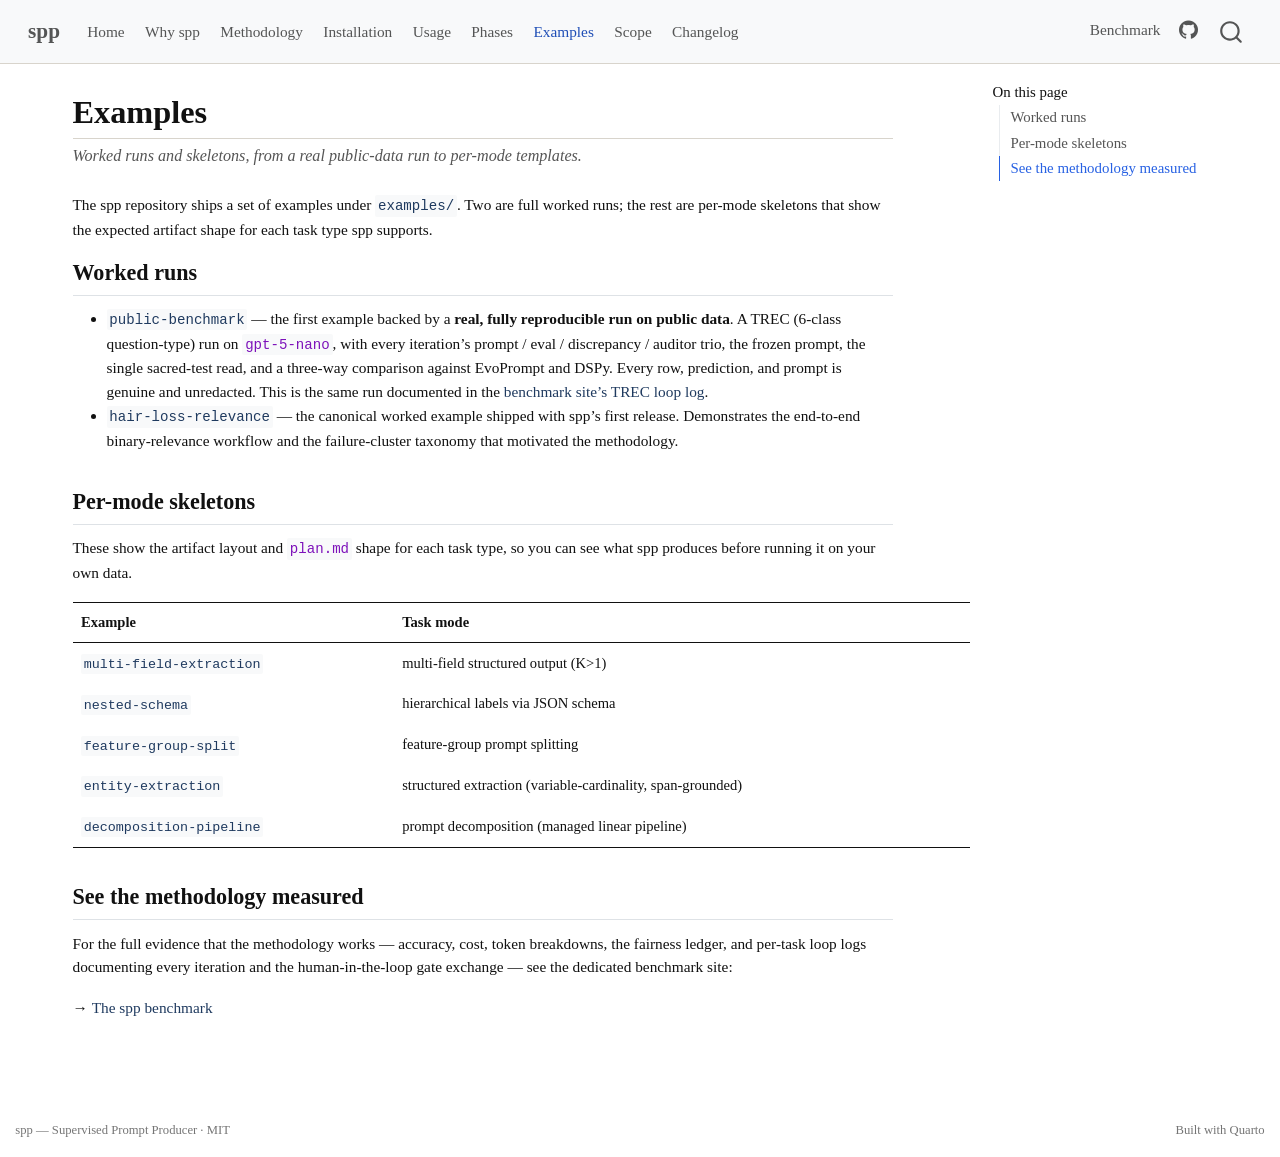
<file: examples.html>
<!DOCTYPE html>
<html xmlns="http://www.w3.org/1999/xhtml" lang="en" xml:lang="en"><head>

<meta charset="utf-8">
<meta name="generator" content="quarto-1.7.33">

<meta name="viewport" content="width=device-width, initial-scale=1.0, user-scalable=yes">


<title>Examples – spp</title>
<style>
code{white-space: pre-wrap;}
span.smallcaps{font-variant: small-caps;}
div.columns{display: flex; gap: min(4vw, 1.5em);}
div.column{flex: auto; overflow-x: auto;}
div.hanging-indent{margin-left: 1.5em; text-indent: -1.5em;}
ul.task-list{list-style: none;}
ul.task-list li input[type="checkbox"] {
  width: 0.8em;
  margin: 0 0.8em 0.2em -1em; /* quarto-specific, see https://github.com/quarto-dev/quarto-cli/issues/4556 */ 
  vertical-align: middle;
}
</style>


<script src="site_libs/quarto-nav/quarto-nav.js"></script>
<script src="site_libs/quarto-nav/headroom.min.js"></script>
<script src="site_libs/clipboard/clipboard.min.js"></script>
<script src="site_libs/quarto-search/autocomplete.umd.js"></script>
<script src="site_libs/quarto-search/fuse.min.js"></script>
<script src="site_libs/quarto-search/quarto-search.js"></script>
<meta name="quarto:offset" content="./">
<script src="site_libs/quarto-html/quarto.js" type="module"></script>
<script src="site_libs/quarto-html/tabsets/tabsets.js" type="module"></script>
<script src="site_libs/quarto-html/popper.min.js"></script>
<script src="site_libs/quarto-html/tippy.umd.min.js"></script>
<script src="site_libs/quarto-html/anchor.min.js"></script>
<link href="site_libs/quarto-html/tippy.css" rel="stylesheet">
<link href="site_libs/quarto-html/quarto-syntax-highlighting-ea385d0e468b0dd5ea5bf0780b1290d9.css" rel="stylesheet" id="quarto-text-highlighting-styles">
<script src="site_libs/bootstrap/bootstrap.min.js"></script>
<link href="site_libs/bootstrap/bootstrap-icons.css" rel="stylesheet">
<link href="site_libs/bootstrap/bootstrap-5414739f60c38bf3027bdbd5d01afad0.min.css" rel="stylesheet" append-hash="true" id="quarto-bootstrap" data-mode="light">
<script id="quarto-search-options" type="application/json">{
  "location": "navbar",
  "copy-button": false,
  "collapse-after": 3,
  "panel-placement": "end",
  "type": "overlay",
  "limit": 50,
  "keyboard-shortcut": [
    "f",
    "/",
    "s"
  ],
  "show-item-context": false,
  "language": {
    "search-no-results-text": "No results",
    "search-matching-documents-text": "matching documents",
    "search-copy-link-title": "Copy link to search",
    "search-hide-matches-text": "Hide additional matches",
    "search-more-match-text": "more match in this document",
    "search-more-matches-text": "more matches in this document",
    "search-clear-button-title": "Clear",
    "search-text-placeholder": "",
    "search-detached-cancel-button-title": "Cancel",
    "search-submit-button-title": "Submit",
    "search-label": "Search"
  }
}</script>
<style>html{ scroll-behavior: smooth; }</style>


<link rel="stylesheet" href="styles/report.css">
</head>

<body class="nav-fixed quarto-light">

<div id="quarto-search-results"></div>
  <header id="quarto-header" class="headroom fixed-top">
    <nav class="navbar navbar-expand-lg " data-bs-theme="dark">
      <div class="navbar-container container-fluid">
      <div class="navbar-brand-container mx-auto">
    <a class="navbar-brand" href="./index.html">
    <span class="navbar-title">spp</span>
    </a>
  </div>
            <div id="quarto-search" class="" title="Search"></div>
          <button class="navbar-toggler" type="button" data-bs-toggle="collapse" data-bs-target="#navbarCollapse" aria-controls="navbarCollapse" role="menu" aria-expanded="false" aria-label="Toggle navigation" onclick="if (window.quartoToggleHeadroom) { window.quartoToggleHeadroom(); }">
  <span class="navbar-toggler-icon"></span>
</button>
          <div class="collapse navbar-collapse" id="navbarCollapse">
            <ul class="navbar-nav navbar-nav-scroll me-auto">
  <li class="nav-item">
    <a class="nav-link" href="./index.html"> 
<span class="menu-text">Home</span></a>
  </li>  
  <li class="nav-item">
    <a class="nav-link" href="./why-spp.html"> 
<span class="menu-text">Why spp</span></a>
  </li>  
  <li class="nav-item">
    <a class="nav-link" href="./methodology.html"> 
<span class="menu-text">Methodology</span></a>
  </li>  
  <li class="nav-item">
    <a class="nav-link" href="./installation.html"> 
<span class="menu-text">Installation</span></a>
  </li>  
  <li class="nav-item">
    <a class="nav-link" href="./usage.html"> 
<span class="menu-text">Usage</span></a>
  </li>  
  <li class="nav-item">
    <a class="nav-link" href="./phases.html"> 
<span class="menu-text">Phases</span></a>
  </li>  
  <li class="nav-item">
    <a class="nav-link active" href="./examples.html" aria-current="page"> 
<span class="menu-text">Examples</span></a>
  </li>  
  <li class="nav-item">
    <a class="nav-link" href="./scope.html"> 
<span class="menu-text">Scope</span></a>
  </li>  
  <li class="nav-item">
    <a class="nav-link" href="./changelog.html"> 
<span class="menu-text">Changelog</span></a>
  </li>  
</ul>
            <ul class="navbar-nav navbar-nav-scroll ms-auto">
  <li class="nav-item">
    <a class="nav-link" href="https://jaylbean.github.io/spp-benchmark/"> 
<span class="menu-text">Benchmark</span></a>
  </li>  
  <li class="nav-item compact">
    <a class="nav-link" href="https://github.com/JayLBean/supervised-prompt-producer"> <i class="bi bi-github" role="img" aria-label="spp GitHub repository">
</i> 
<span class="menu-text"></span></a>
  </li>  
</ul>
          </div> <!-- /navcollapse -->
            <div class="quarto-navbar-tools">
</div>
      </div> <!-- /container-fluid -->
    </nav>
</header>
<!-- content -->
<div id="quarto-content" class="quarto-container page-columns page-rows-contents page-layout-full page-navbar">
<!-- sidebar -->
<!-- margin-sidebar -->
    <div id="quarto-margin-sidebar" class="sidebar margin-sidebar">
        <nav id="TOC" role="doc-toc" class="toc-active">
    <h2 id="toc-title">On this page</h2>
   
  <ul>
  <li><a href="#worked-runs" id="toc-worked-runs" class="nav-link active" data-scroll-target="#worked-runs">Worked runs</a></li>
  <li><a href="#per-mode-skeletons" id="toc-per-mode-skeletons" class="nav-link" data-scroll-target="#per-mode-skeletons">Per-mode skeletons</a></li>
  <li><a href="#see-the-methodology-measured" id="toc-see-the-methodology-measured" class="nav-link" data-scroll-target="#see-the-methodology-measured">See the methodology measured</a></li>
  </ul>
</nav>
    </div>
<!-- main -->
<main class="content column-page-left" id="quarto-document-content">

<header id="title-block-header" class="quarto-title-block default">
<div class="quarto-title">
<h1 class="title">Examples</h1>
<p class="subtitle lead">Worked runs and skeletons, from a real public-data run to per-mode templates.</p>
</div>



<div class="quarto-title-meta column-page-left">

    
  
    
  </div>
  


</header>


<p>The spp repository ships a set of examples under <a href="https://github.com/JayLBean/supervised-prompt-producer/tree/main/examples"><code>examples/</code></a>. Two are full worked runs; the rest are per-mode skeletons that show the expected artifact shape for each task type spp supports.</p>
<section id="worked-runs" class="level2">
<h2 class="anchored" data-anchor-id="worked-runs">Worked runs</h2>
<ul>
<li><strong><a href="https://github.com/JayLBean/supervised-prompt-producer/tree/main/examples/public-benchmark"><code>public-benchmark</code></a></strong> — the first example backed by a <strong>real, fully reproducible run on public data</strong>. A TREC (6-class question-type) run on <code>gpt-5-nano</code>, with every iteration’s prompt / eval / discrepancy / auditor trio, the frozen prompt, the single sacred-test read, and a three-way comparison against EvoPrompt and DSPy. Every row, prediction, and prompt is genuine and unredacted. This is the same run documented in the <a href="https://jaylbean.github.io/spp-benchmark/loop-logs/trec.html">benchmark site’s TREC loop log</a>.</li>
<li><strong><a href="https://github.com/JayLBean/supervised-prompt-producer/tree/main/examples/hair-loss-relevance"><code>hair-loss-relevance</code></a></strong> — the canonical worked example shipped with spp’s first release. Demonstrates the end-to-end binary-relevance workflow and the failure-cluster taxonomy that motivated the methodology.</li>
</ul>
</section>
<section id="per-mode-skeletons" class="level2">
<h2 class="anchored" data-anchor-id="per-mode-skeletons">Per-mode skeletons</h2>
<p>These show the artifact layout and <code>plan.md</code> shape for each task type, so you can see what spp produces before running it on your own data.</p>
<table class="caption-top table">
<thead>
<tr class="header">
<th>Example</th>
<th>Task mode</th>
</tr>
</thead>
<tbody>
<tr class="odd">
<td><a href="https://github.com/JayLBean/supervised-prompt-producer/tree/main/examples/multi-field-extraction"><code>multi-field-extraction</code></a></td>
<td>multi-field structured output (K&gt;1)</td>
</tr>
<tr class="even">
<td><a href="https://github.com/JayLBean/supervised-prompt-producer/tree/main/examples/nested-schema"><code>nested-schema</code></a></td>
<td>hierarchical labels via JSON schema</td>
</tr>
<tr class="odd">
<td><a href="https://github.com/JayLBean/supervised-prompt-producer/tree/main/examples/feature-group-split"><code>feature-group-split</code></a></td>
<td>feature-group prompt splitting</td>
</tr>
<tr class="even">
<td><a href="https://github.com/JayLBean/supervised-prompt-producer/tree/main/examples/entity-extraction"><code>entity-extraction</code></a></td>
<td>structured extraction (variable-cardinality, span-grounded)</td>
</tr>
<tr class="odd">
<td><a href="https://github.com/JayLBean/supervised-prompt-producer/tree/main/examples/decomposition-pipeline"><code>decomposition-pipeline</code></a></td>
<td>prompt decomposition (managed linear pipeline)</td>
</tr>
</tbody>
</table>
</section>
<section id="see-the-methodology-measured" class="level2">
<h2 class="anchored" data-anchor-id="see-the-methodology-measured">See the methodology measured</h2>
<p>For the full evidence that the methodology works — accuracy, cost, token breakdowns, the fairness ledger, and per-task loop logs documenting every iteration and the human-in-the-loop gate exchange — see the dedicated benchmark site:</p>
<p><strong>→ <a href="https://jaylbean.github.io/spp-benchmark/">The spp benchmark</a></strong></p>


</section>

</main> <!-- /main -->
<script id="quarto-html-after-body" type="application/javascript">
  window.document.addEventListener("DOMContentLoaded", function (event) {
    const icon = "";
    const anchorJS = new window.AnchorJS();
    anchorJS.options = {
      placement: 'right',
      icon: icon
    };
    anchorJS.add('.anchored');
    const isCodeAnnotation = (el) => {
      for (const clz of el.classList) {
        if (clz.startsWith('code-annotation-')) {                     
          return true;
        }
      }
      return false;
    }
    const onCopySuccess = function(e) {
      // button target
      const button = e.trigger;
      // don't keep focus
      button.blur();
      // flash "checked"
      button.classList.add('code-copy-button-checked');
      var currentTitle = button.getAttribute("title");
      button.setAttribute("title", "Copied!");
      let tooltip;
      if (window.bootstrap) {
        button.setAttribute("data-bs-toggle", "tooltip");
        button.setAttribute("data-bs-placement", "left");
        button.setAttribute("data-bs-title", "Copied!");
        tooltip = new bootstrap.Tooltip(button, 
          { trigger: "manual", 
            customClass: "code-copy-button-tooltip",
            offset: [0, -8]});
        tooltip.show();    
      }
      setTimeout(function() {
        if (tooltip) {
          tooltip.hide();
          button.removeAttribute("data-bs-title");
          button.removeAttribute("data-bs-toggle");
          button.removeAttribute("data-bs-placement");
        }
        button.setAttribute("title", currentTitle);
        button.classList.remove('code-copy-button-checked');
      }, 1000);
      // clear code selection
      e.clearSelection();
    }
    const getTextToCopy = function(trigger) {
        const codeEl = trigger.previousElementSibling.cloneNode(true);
        for (const childEl of codeEl.children) {
          if (isCodeAnnotation(childEl)) {
            childEl.remove();
          }
        }
        return codeEl.innerText;
    }
    const clipboard = new window.ClipboardJS('.code-copy-button:not([data-in-quarto-modal])', {
      text: getTextToCopy
    });
    clipboard.on('success', onCopySuccess);
    if (window.document.getElementById('quarto-embedded-source-code-modal')) {
      const clipboardModal = new window.ClipboardJS('.code-copy-button[data-in-quarto-modal]', {
        text: getTextToCopy,
        container: window.document.getElementById('quarto-embedded-source-code-modal')
      });
      clipboardModal.on('success', onCopySuccess);
    }
      var localhostRegex = new RegExp(/^(?:http|https):\/\/localhost\:?[0-9]*\//);
      var mailtoRegex = new RegExp(/^mailto:/);
        var filterRegex = new RegExp("https:\/\/jaylbean\.github\.io\/spp-site\/");
      var isInternal = (href) => {
          return filterRegex.test(href) || localhostRegex.test(href) || mailtoRegex.test(href);
      }
      // Inspect non-navigation links and adorn them if external
     var links = window.document.querySelectorAll('a[href]:not(.nav-link):not(.navbar-brand):not(.toc-action):not(.sidebar-link):not(.sidebar-item-toggle):not(.pagination-link):not(.no-external):not([aria-hidden]):not(.dropdown-item):not(.quarto-navigation-tool):not(.about-link)');
      for (var i=0; i<links.length; i++) {
        const link = links[i];
        if (!isInternal(link.href)) {
          // undo the damage that might have been done by quarto-nav.js in the case of
          // links that we want to consider external
          if (link.dataset.originalHref !== undefined) {
            link.href = link.dataset.originalHref;
          }
            // target, if specified
            link.setAttribute("target", "_blank");
            if (link.getAttribute("rel") === null) {
              link.setAttribute("rel", "noopener");
            }
        }
      }
    function tippyHover(el, contentFn, onTriggerFn, onUntriggerFn) {
      const config = {
        allowHTML: true,
        maxWidth: 500,
        delay: 100,
        arrow: false,
        appendTo: function(el) {
            return el.parentElement;
        },
        interactive: true,
        interactiveBorder: 10,
        theme: 'quarto',
        placement: 'bottom-start',
      };
      if (contentFn) {
        config.content = contentFn;
      }
      if (onTriggerFn) {
        config.onTrigger = onTriggerFn;
      }
      if (onUntriggerFn) {
        config.onUntrigger = onUntriggerFn;
      }
      window.tippy(el, config); 
    }
    const noterefs = window.document.querySelectorAll('a[role="doc-noteref"]');
    for (var i=0; i<noterefs.length; i++) {
      const ref = noterefs[i];
      tippyHover(ref, function() {
        // use id or data attribute instead here
        let href = ref.getAttribute('data-footnote-href') || ref.getAttribute('href');
        try { href = new URL(href).hash; } catch {}
        const id = href.replace(/^#\/?/, "");
        const note = window.document.getElementById(id);
        if (note) {
          return note.innerHTML;
        } else {
          return "";
        }
      });
    }
    const xrefs = window.document.querySelectorAll('a.quarto-xref');
    const processXRef = (id, note) => {
      // Strip column container classes
      const stripColumnClz = (el) => {
        el.classList.remove("page-full", "page-columns");
        if (el.children) {
          for (const child of el.children) {
            stripColumnClz(child);
          }
        }
      }
      stripColumnClz(note)
      if (id === null || id.startsWith('sec-')) {
        // Special case sections, only their first couple elements
        const container = document.createElement("div");
        if (note.children && note.children.length > 2) {
          container.appendChild(note.children[0].cloneNode(true));
          for (let i = 1; i < note.children.length; i++) {
            const child = note.children[i];
            if (child.tagName === "P" && child.innerText === "") {
              continue;
            } else {
              container.appendChild(child.cloneNode(true));
              break;
            }
          }
          if (window.Quarto?.typesetMath) {
            window.Quarto.typesetMath(container);
          }
          return container.innerHTML
        } else {
          if (window.Quarto?.typesetMath) {
            window.Quarto.typesetMath(note);
          }
          return note.innerHTML;
        }
      } else {
        // Remove any anchor links if they are present
        const anchorLink = note.querySelector('a.anchorjs-link');
        if (anchorLink) {
          anchorLink.remove();
        }
        if (window.Quarto?.typesetMath) {
          window.Quarto.typesetMath(note);
        }
        if (note.classList.contains("callout")) {
          return note.outerHTML;
        } else {
          return note.innerHTML;
        }
      }
    }
    for (var i=0; i<xrefs.length; i++) {
      const xref = xrefs[i];
      tippyHover(xref, undefined, function(instance) {
        instance.disable();
        let url = xref.getAttribute('href');
        let hash = undefined; 
        if (url.startsWith('#')) {
          hash = url;
        } else {
          try { hash = new URL(url).hash; } catch {}
        }
        if (hash) {
          const id = hash.replace(/^#\/?/, "");
          const note = window.document.getElementById(id);
          if (note !== null) {
            try {
              const html = processXRef(id, note.cloneNode(true));
              instance.setContent(html);
            } finally {
              instance.enable();
              instance.show();
            }
          } else {
            // See if we can fetch this
            fetch(url.split('#')[0])
            .then(res => res.text())
            .then(html => {
              const parser = new DOMParser();
              const htmlDoc = parser.parseFromString(html, "text/html");
              const note = htmlDoc.getElementById(id);
              if (note !== null) {
                const html = processXRef(id, note);
                instance.setContent(html);
              } 
            }).finally(() => {
              instance.enable();
              instance.show();
            });
          }
        } else {
          // See if we can fetch a full url (with no hash to target)
          // This is a special case and we should probably do some content thinning / targeting
          fetch(url)
          .then(res => res.text())
          .then(html => {
            const parser = new DOMParser();
            const htmlDoc = parser.parseFromString(html, "text/html");
            const note = htmlDoc.querySelector('main.content');
            if (note !== null) {
              // This should only happen for chapter cross references
              // (since there is no id in the URL)
              // remove the first header
              if (note.children.length > 0 && note.children[0].tagName === "HEADER") {
                note.children[0].remove();
              }
              const html = processXRef(null, note);
              instance.setContent(html);
            } 
          }).finally(() => {
            instance.enable();
            instance.show();
          });
        }
      }, function(instance) {
      });
    }
        let selectedAnnoteEl;
        const selectorForAnnotation = ( cell, annotation) => {
          let cellAttr = 'data-code-cell="' + cell + '"';
          let lineAttr = 'data-code-annotation="' +  annotation + '"';
          const selector = 'span[' + cellAttr + '][' + lineAttr + ']';
          return selector;
        }
        const selectCodeLines = (annoteEl) => {
          const doc = window.document;
          const targetCell = annoteEl.getAttribute("data-target-cell");
          const targetAnnotation = annoteEl.getAttribute("data-target-annotation");
          const annoteSpan = window.document.querySelector(selectorForAnnotation(targetCell, targetAnnotation));
          const lines = annoteSpan.getAttribute("data-code-lines").split(",");
          const lineIds = lines.map((line) => {
            return targetCell + "-" + line;
          })
          let top = null;
          let height = null;
          let parent = null;
          if (lineIds.length > 0) {
              //compute the position of the single el (top and bottom and make a div)
              const el = window.document.getElementById(lineIds[0]);
              top = el.offsetTop;
              height = el.offsetHeight;
              parent = el.parentElement.parentElement;
            if (lineIds.length > 1) {
              const lastEl = window.document.getElementById(lineIds[lineIds.length - 1]);
              const bottom = lastEl.offsetTop + lastEl.offsetHeight;
              height = bottom - top;
            }
            if (top !== null && height !== null && parent !== null) {
              // cook up a div (if necessary) and position it 
              let div = window.document.getElementById("code-annotation-line-highlight");
              if (div === null) {
                div = window.document.createElement("div");
                div.setAttribute("id", "code-annotation-line-highlight");
                div.style.position = 'absolute';
                parent.appendChild(div);
              }
              div.style.top = top - 2 + "px";
              div.style.height = height + 4 + "px";
              div.style.left = 0;
              let gutterDiv = window.document.getElementById("code-annotation-line-highlight-gutter");
              if (gutterDiv === null) {
                gutterDiv = window.document.createElement("div");
                gutterDiv.setAttribute("id", "code-annotation-line-highlight-gutter");
                gutterDiv.style.position = 'absolute';
                const codeCell = window.document.getElementById(targetCell);
                const gutter = codeCell.querySelector('.code-annotation-gutter');
                gutter.appendChild(gutterDiv);
              }
              gutterDiv.style.top = top - 2 + "px";
              gutterDiv.style.height = height + 4 + "px";
            }
            selectedAnnoteEl = annoteEl;
          }
        };
        const unselectCodeLines = () => {
          const elementsIds = ["code-annotation-line-highlight", "code-annotation-line-highlight-gutter"];
          elementsIds.forEach((elId) => {
            const div = window.document.getElementById(elId);
            if (div) {
              div.remove();
            }
          });
          selectedAnnoteEl = undefined;
        };
          // Handle positioning of the toggle
      window.addEventListener(
        "resize",
        throttle(() => {
          elRect = undefined;
          if (selectedAnnoteEl) {
            selectCodeLines(selectedAnnoteEl);
          }
        }, 10)
      );
      function throttle(fn, ms) {
      let throttle = false;
      let timer;
        return (...args) => {
          if(!throttle) { // first call gets through
              fn.apply(this, args);
              throttle = true;
          } else { // all the others get throttled
              if(timer) clearTimeout(timer); // cancel #2
              timer = setTimeout(() => {
                fn.apply(this, args);
                timer = throttle = false;
              }, ms);
          }
        };
      }
        // Attach click handler to the DT
        const annoteDls = window.document.querySelectorAll('dt[data-target-cell]');
        for (const annoteDlNode of annoteDls) {
          annoteDlNode.addEventListener('click', (event) => {
            const clickedEl = event.target;
            if (clickedEl !== selectedAnnoteEl) {
              unselectCodeLines();
              const activeEl = window.document.querySelector('dt[data-target-cell].code-annotation-active');
              if (activeEl) {
                activeEl.classList.remove('code-annotation-active');
              }
              selectCodeLines(clickedEl);
              clickedEl.classList.add('code-annotation-active');
            } else {
              // Unselect the line
              unselectCodeLines();
              clickedEl.classList.remove('code-annotation-active');
            }
          });
        }
    const findCites = (el) => {
      const parentEl = el.parentElement;
      if (parentEl) {
        const cites = parentEl.dataset.cites;
        if (cites) {
          return {
            el,
            cites: cites.split(' ')
          };
        } else {
          return findCites(el.parentElement)
        }
      } else {
        return undefined;
      }
    };
    var bibliorefs = window.document.querySelectorAll('a[role="doc-biblioref"]');
    for (var i=0; i<bibliorefs.length; i++) {
      const ref = bibliorefs[i];
      const citeInfo = findCites(ref);
      if (citeInfo) {
        tippyHover(citeInfo.el, function() {
          var popup = window.document.createElement('div');
          citeInfo.cites.forEach(function(cite) {
            var citeDiv = window.document.createElement('div');
            citeDiv.classList.add('hanging-indent');
            citeDiv.classList.add('csl-entry');
            var biblioDiv = window.document.getElementById('ref-' + cite);
            if (biblioDiv) {
              citeDiv.innerHTML = biblioDiv.innerHTML;
            }
            popup.appendChild(citeDiv);
          });
          return popup.innerHTML;
        });
      }
    }
  });
  </script>
</div> <!-- /content -->
<footer class="footer">
  <div class="nav-footer">
    <div class="nav-footer-left">
<p>spp — Supervised Prompt Producer · MIT</p>
</div>   
    <div class="nav-footer-center">
      &nbsp;
    </div>
    <div class="nav-footer-right">
<p>Built with <a href="https://quarto.org">Quarto</a></p>
</div>
  </div>
</footer>




<script src="site_libs/quarto-html/zenscroll-min.js"></script>
</body></html>
</file>
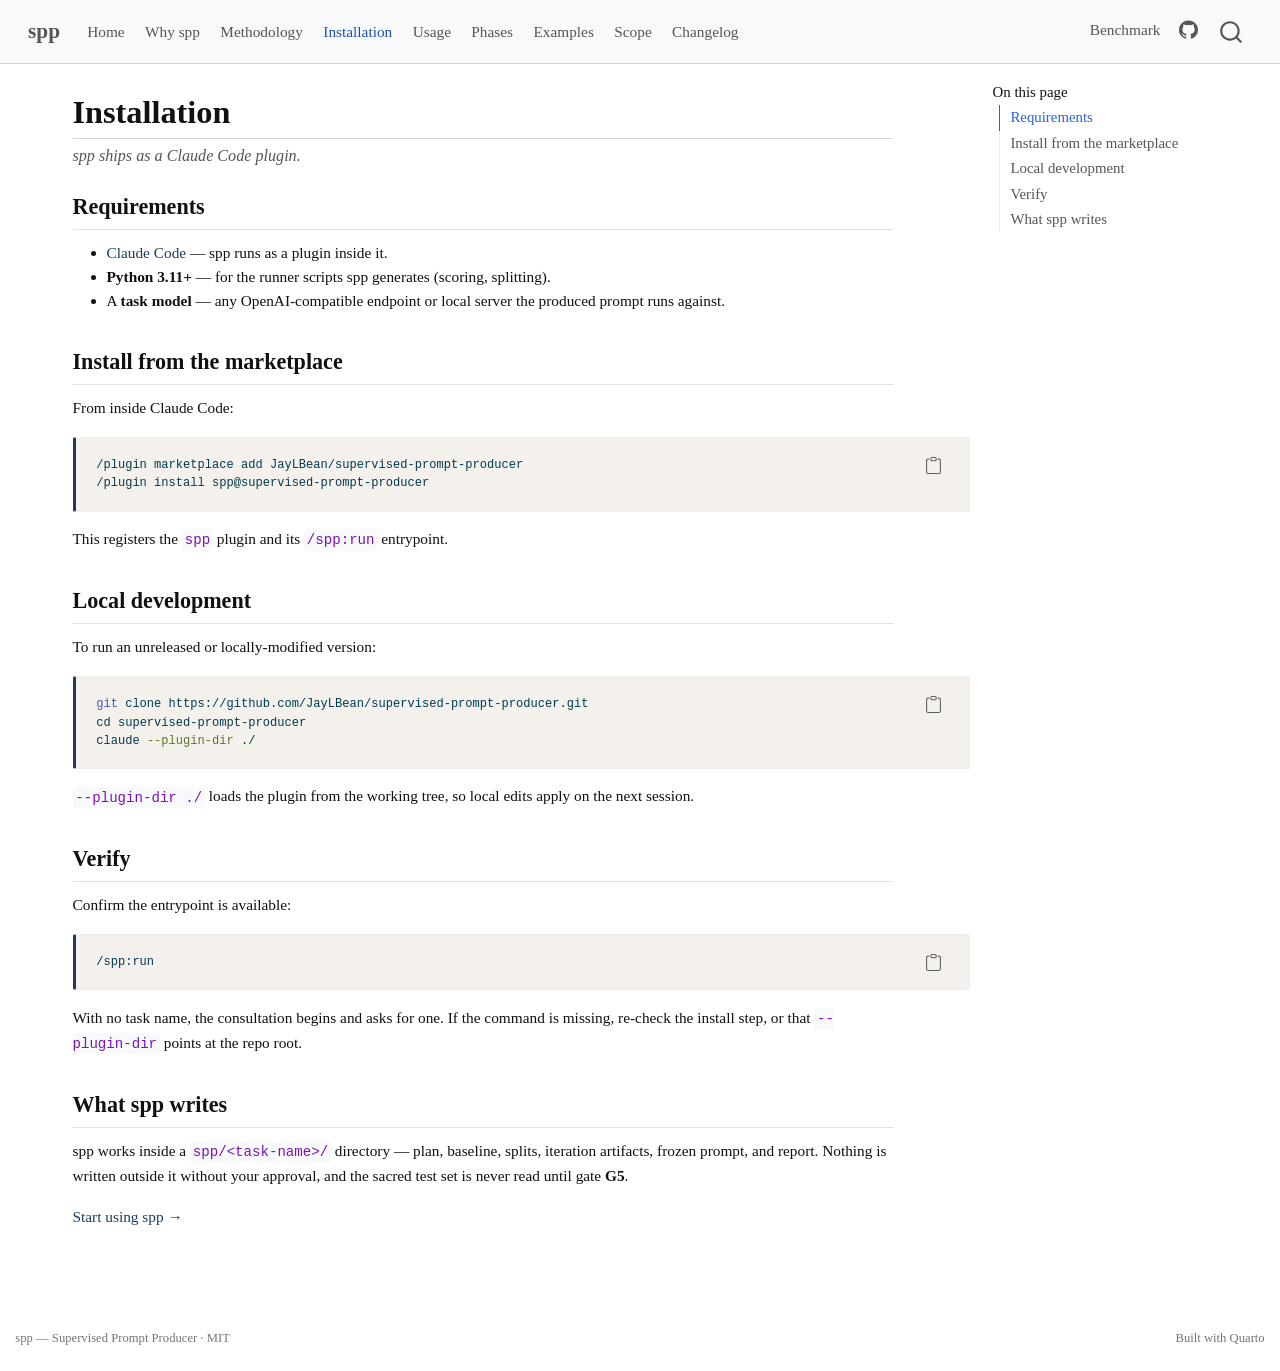
<file: installation.html>
<!DOCTYPE html>
<html xmlns="http://www.w3.org/1999/xhtml" lang="en" xml:lang="en"><head>

<meta charset="utf-8">
<meta name="generator" content="quarto-1.7.33">

<meta name="viewport" content="width=device-width, initial-scale=1.0, user-scalable=yes">


<title>Installation – spp</title>
<style>
code{white-space: pre-wrap;}
span.smallcaps{font-variant: small-caps;}
div.columns{display: flex; gap: min(4vw, 1.5em);}
div.column{flex: auto; overflow-x: auto;}
div.hanging-indent{margin-left: 1.5em; text-indent: -1.5em;}
ul.task-list{list-style: none;}
ul.task-list li input[type="checkbox"] {
  width: 0.8em;
  margin: 0 0.8em 0.2em -1em; /* quarto-specific, see https://github.com/quarto-dev/quarto-cli/issues/4556 */ 
  vertical-align: middle;
}
/* CSS for syntax highlighting */
html { -webkit-text-size-adjust: 100%; }
pre > code.sourceCode { white-space: pre; position: relative; }
pre > code.sourceCode > span { display: inline-block; line-height: 1.25; }
pre > code.sourceCode > span:empty { height: 1.2em; }
.sourceCode { overflow: visible; }
code.sourceCode > span { color: inherit; text-decoration: inherit; }
div.sourceCode { margin: 1em 0; }
pre.sourceCode { margin: 0; }
@media screen {
div.sourceCode { overflow: auto; }
}
@media print {
pre > code.sourceCode { white-space: pre-wrap; }
pre > code.sourceCode > span { text-indent: -5em; padding-left: 5em; }
}
pre.numberSource code
  { counter-reset: source-line 0; }
pre.numberSource code > span
  { position: relative; left: -4em; counter-increment: source-line; }
pre.numberSource code > span > a:first-child::before
  { content: counter(source-line);
    position: relative; left: -1em; text-align: right; vertical-align: baseline;
    border: none; display: inline-block;
    -webkit-touch-callout: none; -webkit-user-select: none;
    -khtml-user-select: none; -moz-user-select: none;
    -ms-user-select: none; user-select: none;
    padding: 0 4px; width: 4em;
  }
pre.numberSource { margin-left: 3em;  padding-left: 4px; }
div.sourceCode
  {   }
@media screen {
pre > code.sourceCode > span > a:first-child::before { text-decoration: underline; }
}
</style>


<script src="site_libs/quarto-nav/quarto-nav.js"></script>
<script src="site_libs/quarto-nav/headroom.min.js"></script>
<script src="site_libs/clipboard/clipboard.min.js"></script>
<script src="site_libs/quarto-search/autocomplete.umd.js"></script>
<script src="site_libs/quarto-search/fuse.min.js"></script>
<script src="site_libs/quarto-search/quarto-search.js"></script>
<meta name="quarto:offset" content="./">
<script src="site_libs/quarto-html/quarto.js" type="module"></script>
<script src="site_libs/quarto-html/tabsets/tabsets.js" type="module"></script>
<script src="site_libs/quarto-html/popper.min.js"></script>
<script src="site_libs/quarto-html/tippy.umd.min.js"></script>
<script src="site_libs/quarto-html/anchor.min.js"></script>
<link href="site_libs/quarto-html/tippy.css" rel="stylesheet">
<link href="site_libs/quarto-html/quarto-syntax-highlighting-ea385d0e468b0dd5ea5bf0780b1290d9.css" rel="stylesheet" id="quarto-text-highlighting-styles">
<script src="site_libs/bootstrap/bootstrap.min.js"></script>
<link href="site_libs/bootstrap/bootstrap-icons.css" rel="stylesheet">
<link href="site_libs/bootstrap/bootstrap-5414739f60c38bf3027bdbd5d01afad0.min.css" rel="stylesheet" append-hash="true" id="quarto-bootstrap" data-mode="light">
<script id="quarto-search-options" type="application/json">{
  "location": "navbar",
  "copy-button": false,
  "collapse-after": 3,
  "panel-placement": "end",
  "type": "overlay",
  "limit": 50,
  "keyboard-shortcut": [
    "f",
    "/",
    "s"
  ],
  "show-item-context": false,
  "language": {
    "search-no-results-text": "No results",
    "search-matching-documents-text": "matching documents",
    "search-copy-link-title": "Copy link to search",
    "search-hide-matches-text": "Hide additional matches",
    "search-more-match-text": "more match in this document",
    "search-more-matches-text": "more matches in this document",
    "search-clear-button-title": "Clear",
    "search-text-placeholder": "",
    "search-detached-cancel-button-title": "Cancel",
    "search-submit-button-title": "Submit",
    "search-label": "Search"
  }
}</script>
<style>html{ scroll-behavior: smooth; }</style>


<link rel="stylesheet" href="styles/report.css">
</head>

<body class="nav-fixed quarto-light">

<div id="quarto-search-results"></div>
  <header id="quarto-header" class="headroom fixed-top">
    <nav class="navbar navbar-expand-lg " data-bs-theme="dark">
      <div class="navbar-container container-fluid">
      <div class="navbar-brand-container mx-auto">
    <a class="navbar-brand" href="./index.html">
    <span class="navbar-title">spp</span>
    </a>
  </div>
            <div id="quarto-search" class="" title="Search"></div>
          <button class="navbar-toggler" type="button" data-bs-toggle="collapse" data-bs-target="#navbarCollapse" aria-controls="navbarCollapse" role="menu" aria-expanded="false" aria-label="Toggle navigation" onclick="if (window.quartoToggleHeadroom) { window.quartoToggleHeadroom(); }">
  <span class="navbar-toggler-icon"></span>
</button>
          <div class="collapse navbar-collapse" id="navbarCollapse">
            <ul class="navbar-nav navbar-nav-scroll me-auto">
  <li class="nav-item">
    <a class="nav-link" href="./index.html"> 
<span class="menu-text">Home</span></a>
  </li>  
  <li class="nav-item">
    <a class="nav-link" href="./why-spp.html"> 
<span class="menu-text">Why spp</span></a>
  </li>  
  <li class="nav-item">
    <a class="nav-link" href="./methodology.html"> 
<span class="menu-text">Methodology</span></a>
  </li>  
  <li class="nav-item">
    <a class="nav-link active" href="./installation.html" aria-current="page"> 
<span class="menu-text">Installation</span></a>
  </li>  
  <li class="nav-item">
    <a class="nav-link" href="./usage.html"> 
<span class="menu-text">Usage</span></a>
  </li>  
  <li class="nav-item">
    <a class="nav-link" href="./phases.html"> 
<span class="menu-text">Phases</span></a>
  </li>  
  <li class="nav-item">
    <a class="nav-link" href="./examples.html"> 
<span class="menu-text">Examples</span></a>
  </li>  
  <li class="nav-item">
    <a class="nav-link" href="./scope.html"> 
<span class="menu-text">Scope</span></a>
  </li>  
  <li class="nav-item">
    <a class="nav-link" href="./changelog.html"> 
<span class="menu-text">Changelog</span></a>
  </li>  
</ul>
            <ul class="navbar-nav navbar-nav-scroll ms-auto">
  <li class="nav-item">
    <a class="nav-link" href="https://jaylbean.github.io/spp-benchmark/"> 
<span class="menu-text">Benchmark</span></a>
  </li>  
  <li class="nav-item compact">
    <a class="nav-link" href="https://github.com/JayLBean/supervised-prompt-producer"> <i class="bi bi-github" role="img" aria-label="spp GitHub repository">
</i> 
<span class="menu-text"></span></a>
  </li>  
</ul>
          </div> <!-- /navcollapse -->
            <div class="quarto-navbar-tools">
</div>
      </div> <!-- /container-fluid -->
    </nav>
</header>
<!-- content -->
<div id="quarto-content" class="quarto-container page-columns page-rows-contents page-layout-full page-navbar">
<!-- sidebar -->
<!-- margin-sidebar -->
    <div id="quarto-margin-sidebar" class="sidebar margin-sidebar">
        <nav id="TOC" role="doc-toc" class="toc-active">
    <h2 id="toc-title">On this page</h2>
   
  <ul>
  <li><a href="#requirements" id="toc-requirements" class="nav-link active" data-scroll-target="#requirements">Requirements</a></li>
  <li><a href="#install-from-the-marketplace" id="toc-install-from-the-marketplace" class="nav-link" data-scroll-target="#install-from-the-marketplace">Install from the marketplace</a></li>
  <li><a href="#local-development" id="toc-local-development" class="nav-link" data-scroll-target="#local-development">Local development</a></li>
  <li><a href="#verify" id="toc-verify" class="nav-link" data-scroll-target="#verify">Verify</a></li>
  <li><a href="#what-spp-writes" id="toc-what-spp-writes" class="nav-link" data-scroll-target="#what-spp-writes">What spp writes</a></li>
  </ul>
</nav>
    </div>
<!-- main -->
<main class="content column-page-left" id="quarto-document-content">

<header id="title-block-header" class="quarto-title-block default">
<div class="quarto-title">
<h1 class="title">Installation</h1>
<p class="subtitle lead">spp ships as a Claude Code plugin.</p>
</div>



<div class="quarto-title-meta column-page-left">

    
  
    
  </div>
  


</header>


<section id="requirements" class="level2">
<h2 class="anchored" data-anchor-id="requirements">Requirements</h2>
<ul>
<li><strong><a href="https://claude.com/claude-code">Claude Code</a></strong> — spp runs as a plugin inside it.</li>
<li><strong>Python 3.11+</strong> — for the runner scripts spp generates (scoring, splitting).</li>
<li>A <strong>task model</strong> — any OpenAI-compatible endpoint or local server the produced prompt runs against.</li>
</ul>
</section>
<section id="install-from-the-marketplace" class="level2">
<h2 class="anchored" data-anchor-id="install-from-the-marketplace">Install from the marketplace</h2>
<p>From inside Claude Code:</p>
<div class="sourceCode" id="cb1"><pre class="sourceCode bash code-with-copy"><code class="sourceCode bash"><span id="cb1-1"><a href="#cb1-1" aria-hidden="true" tabindex="-1"></a><span class="ex">/plugin</span> marketplace add JayLBean/supervised-prompt-producer</span>
<span id="cb1-2"><a href="#cb1-2" aria-hidden="true" tabindex="-1"></a><span class="ex">/plugin</span> install spp@supervised-prompt-producer</span></code><button title="Copy to Clipboard" class="code-copy-button"><i class="bi"></i></button></pre></div>
<p>This registers the <code>spp</code> plugin and its <code>/spp:run</code> entrypoint.</p>
</section>
<section id="local-development" class="level2">
<h2 class="anchored" data-anchor-id="local-development">Local development</h2>
<p>To run an unreleased or locally-modified version:</p>
<div class="sourceCode" id="cb2"><pre class="sourceCode bash code-with-copy"><code class="sourceCode bash"><span id="cb2-1"><a href="#cb2-1" aria-hidden="true" tabindex="-1"></a><span class="fu">git</span> clone https://github.com/JayLBean/supervised-prompt-producer.git</span>
<span id="cb2-2"><a href="#cb2-2" aria-hidden="true" tabindex="-1"></a><span class="bu">cd</span> supervised-prompt-producer</span>
<span id="cb2-3"><a href="#cb2-3" aria-hidden="true" tabindex="-1"></a><span class="ex">claude</span> <span class="at">--plugin-dir</span> ./</span></code><button title="Copy to Clipboard" class="code-copy-button"><i class="bi"></i></button></pre></div>
<p><code>--plugin-dir ./</code> loads the plugin from the working tree, so local edits apply on the next session.</p>
</section>
<section id="verify" class="level2">
<h2 class="anchored" data-anchor-id="verify">Verify</h2>
<p>Confirm the entrypoint is available:</p>
<div class="sourceCode" id="cb3"><pre class="sourceCode bash code-with-copy"><code class="sourceCode bash"><span id="cb3-1"><a href="#cb3-1" aria-hidden="true" tabindex="-1"></a><span class="ex">/spp:run</span></span></code><button title="Copy to Clipboard" class="code-copy-button"><i class="bi"></i></button></pre></div>
<p>With no task name, the consultation begins and asks for one. If the command is missing, re-check the install step, or that <code>--plugin-dir</code> points at the repo root.</p>
</section>
<section id="what-spp-writes" class="level2">
<h2 class="anchored" data-anchor-id="what-spp-writes">What spp writes</h2>
<p>spp works inside a <code>spp/&lt;task-name&gt;/</code> directory — plan, baseline, splits, iteration artifacts, frozen prompt, and report. Nothing is written outside it without your approval, and the sacred test set is never read until gate <strong>G5</strong>.</p>
<p><a href="./usage.html">Start using spp →</a></p>


</section>

</main> <!-- /main -->
<script id="quarto-html-after-body" type="application/javascript">
  window.document.addEventListener("DOMContentLoaded", function (event) {
    const icon = "";
    const anchorJS = new window.AnchorJS();
    anchorJS.options = {
      placement: 'right',
      icon: icon
    };
    anchorJS.add('.anchored');
    const isCodeAnnotation = (el) => {
      for (const clz of el.classList) {
        if (clz.startsWith('code-annotation-')) {                     
          return true;
        }
      }
      return false;
    }
    const onCopySuccess = function(e) {
      // button target
      const button = e.trigger;
      // don't keep focus
      button.blur();
      // flash "checked"
      button.classList.add('code-copy-button-checked');
      var currentTitle = button.getAttribute("title");
      button.setAttribute("title", "Copied!");
      let tooltip;
      if (window.bootstrap) {
        button.setAttribute("data-bs-toggle", "tooltip");
        button.setAttribute("data-bs-placement", "left");
        button.setAttribute("data-bs-title", "Copied!");
        tooltip = new bootstrap.Tooltip(button, 
          { trigger: "manual", 
            customClass: "code-copy-button-tooltip",
            offset: [0, -8]});
        tooltip.show();    
      }
      setTimeout(function() {
        if (tooltip) {
          tooltip.hide();
          button.removeAttribute("data-bs-title");
          button.removeAttribute("data-bs-toggle");
          button.removeAttribute("data-bs-placement");
        }
        button.setAttribute("title", currentTitle);
        button.classList.remove('code-copy-button-checked');
      }, 1000);
      // clear code selection
      e.clearSelection();
    }
    const getTextToCopy = function(trigger) {
        const codeEl = trigger.previousElementSibling.cloneNode(true);
        for (const childEl of codeEl.children) {
          if (isCodeAnnotation(childEl)) {
            childEl.remove();
          }
        }
        return codeEl.innerText;
    }
    const clipboard = new window.ClipboardJS('.code-copy-button:not([data-in-quarto-modal])', {
      text: getTextToCopy
    });
    clipboard.on('success', onCopySuccess);
    if (window.document.getElementById('quarto-embedded-source-code-modal')) {
      const clipboardModal = new window.ClipboardJS('.code-copy-button[data-in-quarto-modal]', {
        text: getTextToCopy,
        container: window.document.getElementById('quarto-embedded-source-code-modal')
      });
      clipboardModal.on('success', onCopySuccess);
    }
      var localhostRegex = new RegExp(/^(?:http|https):\/\/localhost\:?[0-9]*\//);
      var mailtoRegex = new RegExp(/^mailto:/);
        var filterRegex = new RegExp("https:\/\/jaylbean\.github\.io\/spp-site\/");
      var isInternal = (href) => {
          return filterRegex.test(href) || localhostRegex.test(href) || mailtoRegex.test(href);
      }
      // Inspect non-navigation links and adorn them if external
     var links = window.document.querySelectorAll('a[href]:not(.nav-link):not(.navbar-brand):not(.toc-action):not(.sidebar-link):not(.sidebar-item-toggle):not(.pagination-link):not(.no-external):not([aria-hidden]):not(.dropdown-item):not(.quarto-navigation-tool):not(.about-link)');
      for (var i=0; i<links.length; i++) {
        const link = links[i];
        if (!isInternal(link.href)) {
          // undo the damage that might have been done by quarto-nav.js in the case of
          // links that we want to consider external
          if (link.dataset.originalHref !== undefined) {
            link.href = link.dataset.originalHref;
          }
            // target, if specified
            link.setAttribute("target", "_blank");
            if (link.getAttribute("rel") === null) {
              link.setAttribute("rel", "noopener");
            }
        }
      }
    function tippyHover(el, contentFn, onTriggerFn, onUntriggerFn) {
      const config = {
        allowHTML: true,
        maxWidth: 500,
        delay: 100,
        arrow: false,
        appendTo: function(el) {
            return el.parentElement;
        },
        interactive: true,
        interactiveBorder: 10,
        theme: 'quarto',
        placement: 'bottom-start',
      };
      if (contentFn) {
        config.content = contentFn;
      }
      if (onTriggerFn) {
        config.onTrigger = onTriggerFn;
      }
      if (onUntriggerFn) {
        config.onUntrigger = onUntriggerFn;
      }
      window.tippy(el, config); 
    }
    const noterefs = window.document.querySelectorAll('a[role="doc-noteref"]');
    for (var i=0; i<noterefs.length; i++) {
      const ref = noterefs[i];
      tippyHover(ref, function() {
        // use id or data attribute instead here
        let href = ref.getAttribute('data-footnote-href') || ref.getAttribute('href');
        try { href = new URL(href).hash; } catch {}
        const id = href.replace(/^#\/?/, "");
        const note = window.document.getElementById(id);
        if (note) {
          return note.innerHTML;
        } else {
          return "";
        }
      });
    }
    const xrefs = window.document.querySelectorAll('a.quarto-xref');
    const processXRef = (id, note) => {
      // Strip column container classes
      const stripColumnClz = (el) => {
        el.classList.remove("page-full", "page-columns");
        if (el.children) {
          for (const child of el.children) {
            stripColumnClz(child);
          }
        }
      }
      stripColumnClz(note)
      if (id === null || id.startsWith('sec-')) {
        // Special case sections, only their first couple elements
        const container = document.createElement("div");
        if (note.children && note.children.length > 2) {
          container.appendChild(note.children[0].cloneNode(true));
          for (let i = 1; i < note.children.length; i++) {
            const child = note.children[i];
            if (child.tagName === "P" && child.innerText === "") {
              continue;
            } else {
              container.appendChild(child.cloneNode(true));
              break;
            }
          }
          if (window.Quarto?.typesetMath) {
            window.Quarto.typesetMath(container);
          }
          return container.innerHTML
        } else {
          if (window.Quarto?.typesetMath) {
            window.Quarto.typesetMath(note);
          }
          return note.innerHTML;
        }
      } else {
        // Remove any anchor links if they are present
        const anchorLink = note.querySelector('a.anchorjs-link');
        if (anchorLink) {
          anchorLink.remove();
        }
        if (window.Quarto?.typesetMath) {
          window.Quarto.typesetMath(note);
        }
        if (note.classList.contains("callout")) {
          return note.outerHTML;
        } else {
          return note.innerHTML;
        }
      }
    }
    for (var i=0; i<xrefs.length; i++) {
      const xref = xrefs[i];
      tippyHover(xref, undefined, function(instance) {
        instance.disable();
        let url = xref.getAttribute('href');
        let hash = undefined; 
        if (url.startsWith('#')) {
          hash = url;
        } else {
          try { hash = new URL(url).hash; } catch {}
        }
        if (hash) {
          const id = hash.replace(/^#\/?/, "");
          const note = window.document.getElementById(id);
          if (note !== null) {
            try {
              const html = processXRef(id, note.cloneNode(true));
              instance.setContent(html);
            } finally {
              instance.enable();
              instance.show();
            }
          } else {
            // See if we can fetch this
            fetch(url.split('#')[0])
            .then(res => res.text())
            .then(html => {
              const parser = new DOMParser();
              const htmlDoc = parser.parseFromString(html, "text/html");
              const note = htmlDoc.getElementById(id);
              if (note !== null) {
                const html = processXRef(id, note);
                instance.setContent(html);
              } 
            }).finally(() => {
              instance.enable();
              instance.show();
            });
          }
        } else {
          // See if we can fetch a full url (with no hash to target)
          // This is a special case and we should probably do some content thinning / targeting
          fetch(url)
          .then(res => res.text())
          .then(html => {
            const parser = new DOMParser();
            const htmlDoc = parser.parseFromString(html, "text/html");
            const note = htmlDoc.querySelector('main.content');
            if (note !== null) {
              // This should only happen for chapter cross references
              // (since there is no id in the URL)
              // remove the first header
              if (note.children.length > 0 && note.children[0].tagName === "HEADER") {
                note.children[0].remove();
              }
              const html = processXRef(null, note);
              instance.setContent(html);
            } 
          }).finally(() => {
            instance.enable();
            instance.show();
          });
        }
      }, function(instance) {
      });
    }
        let selectedAnnoteEl;
        const selectorForAnnotation = ( cell, annotation) => {
          let cellAttr = 'data-code-cell="' + cell + '"';
          let lineAttr = 'data-code-annotation="' +  annotation + '"';
          const selector = 'span[' + cellAttr + '][' + lineAttr + ']';
          return selector;
        }
        const selectCodeLines = (annoteEl) => {
          const doc = window.document;
          const targetCell = annoteEl.getAttribute("data-target-cell");
          const targetAnnotation = annoteEl.getAttribute("data-target-annotation");
          const annoteSpan = window.document.querySelector(selectorForAnnotation(targetCell, targetAnnotation));
          const lines = annoteSpan.getAttribute("data-code-lines").split(",");
          const lineIds = lines.map((line) => {
            return targetCell + "-" + line;
          })
          let top = null;
          let height = null;
          let parent = null;
          if (lineIds.length > 0) {
              //compute the position of the single el (top and bottom and make a div)
              const el = window.document.getElementById(lineIds[0]);
              top = el.offsetTop;
              height = el.offsetHeight;
              parent = el.parentElement.parentElement;
            if (lineIds.length > 1) {
              const lastEl = window.document.getElementById(lineIds[lineIds.length - 1]);
              const bottom = lastEl.offsetTop + lastEl.offsetHeight;
              height = bottom - top;
            }
            if (top !== null && height !== null && parent !== null) {
              // cook up a div (if necessary) and position it 
              let div = window.document.getElementById("code-annotation-line-highlight");
              if (div === null) {
                div = window.document.createElement("div");
                div.setAttribute("id", "code-annotation-line-highlight");
                div.style.position = 'absolute';
                parent.appendChild(div);
              }
              div.style.top = top - 2 + "px";
              div.style.height = height + 4 + "px";
              div.style.left = 0;
              let gutterDiv = window.document.getElementById("code-annotation-line-highlight-gutter");
              if (gutterDiv === null) {
                gutterDiv = window.document.createElement("div");
                gutterDiv.setAttribute("id", "code-annotation-line-highlight-gutter");
                gutterDiv.style.position = 'absolute';
                const codeCell = window.document.getElementById(targetCell);
                const gutter = codeCell.querySelector('.code-annotation-gutter');
                gutter.appendChild(gutterDiv);
              }
              gutterDiv.style.top = top - 2 + "px";
              gutterDiv.style.height = height + 4 + "px";
            }
            selectedAnnoteEl = annoteEl;
          }
        };
        const unselectCodeLines = () => {
          const elementsIds = ["code-annotation-line-highlight", "code-annotation-line-highlight-gutter"];
          elementsIds.forEach((elId) => {
            const div = window.document.getElementById(elId);
            if (div) {
              div.remove();
            }
          });
          selectedAnnoteEl = undefined;
        };
          // Handle positioning of the toggle
      window.addEventListener(
        "resize",
        throttle(() => {
          elRect = undefined;
          if (selectedAnnoteEl) {
            selectCodeLines(selectedAnnoteEl);
          }
        }, 10)
      );
      function throttle(fn, ms) {
      let throttle = false;
      let timer;
        return (...args) => {
          if(!throttle) { // first call gets through
              fn.apply(this, args);
              throttle = true;
          } else { // all the others get throttled
              if(timer) clearTimeout(timer); // cancel #2
              timer = setTimeout(() => {
                fn.apply(this, args);
                timer = throttle = false;
              }, ms);
          }
        };
      }
        // Attach click handler to the DT
        const annoteDls = window.document.querySelectorAll('dt[data-target-cell]');
        for (const annoteDlNode of annoteDls) {
          annoteDlNode.addEventListener('click', (event) => {
            const clickedEl = event.target;
            if (clickedEl !== selectedAnnoteEl) {
              unselectCodeLines();
              const activeEl = window.document.querySelector('dt[data-target-cell].code-annotation-active');
              if (activeEl) {
                activeEl.classList.remove('code-annotation-active');
              }
              selectCodeLines(clickedEl);
              clickedEl.classList.add('code-annotation-active');
            } else {
              // Unselect the line
              unselectCodeLines();
              clickedEl.classList.remove('code-annotation-active');
            }
          });
        }
    const findCites = (el) => {
      const parentEl = el.parentElement;
      if (parentEl) {
        const cites = parentEl.dataset.cites;
        if (cites) {
          return {
            el,
            cites: cites.split(' ')
          };
        } else {
          return findCites(el.parentElement)
        }
      } else {
        return undefined;
      }
    };
    var bibliorefs = window.document.querySelectorAll('a[role="doc-biblioref"]');
    for (var i=0; i<bibliorefs.length; i++) {
      const ref = bibliorefs[i];
      const citeInfo = findCites(ref);
      if (citeInfo) {
        tippyHover(citeInfo.el, function() {
          var popup = window.document.createElement('div');
          citeInfo.cites.forEach(function(cite) {
            var citeDiv = window.document.createElement('div');
            citeDiv.classList.add('hanging-indent');
            citeDiv.classList.add('csl-entry');
            var biblioDiv = window.document.getElementById('ref-' + cite);
            if (biblioDiv) {
              citeDiv.innerHTML = biblioDiv.innerHTML;
            }
            popup.appendChild(citeDiv);
          });
          return popup.innerHTML;
        });
      }
    }
  });
  </script>
</div> <!-- /content -->
<footer class="footer">
  <div class="nav-footer">
    <div class="nav-footer-left">
<p>spp — Supervised Prompt Producer · MIT</p>
</div>   
    <div class="nav-footer-center">
      &nbsp;
    </div>
    <div class="nav-footer-right">
<p>Built with <a href="https://quarto.org">Quarto</a></p>
</div>
  </div>
</footer>




<script src="site_libs/quarto-html/zenscroll-min.js"></script>
</body></html>
</file>
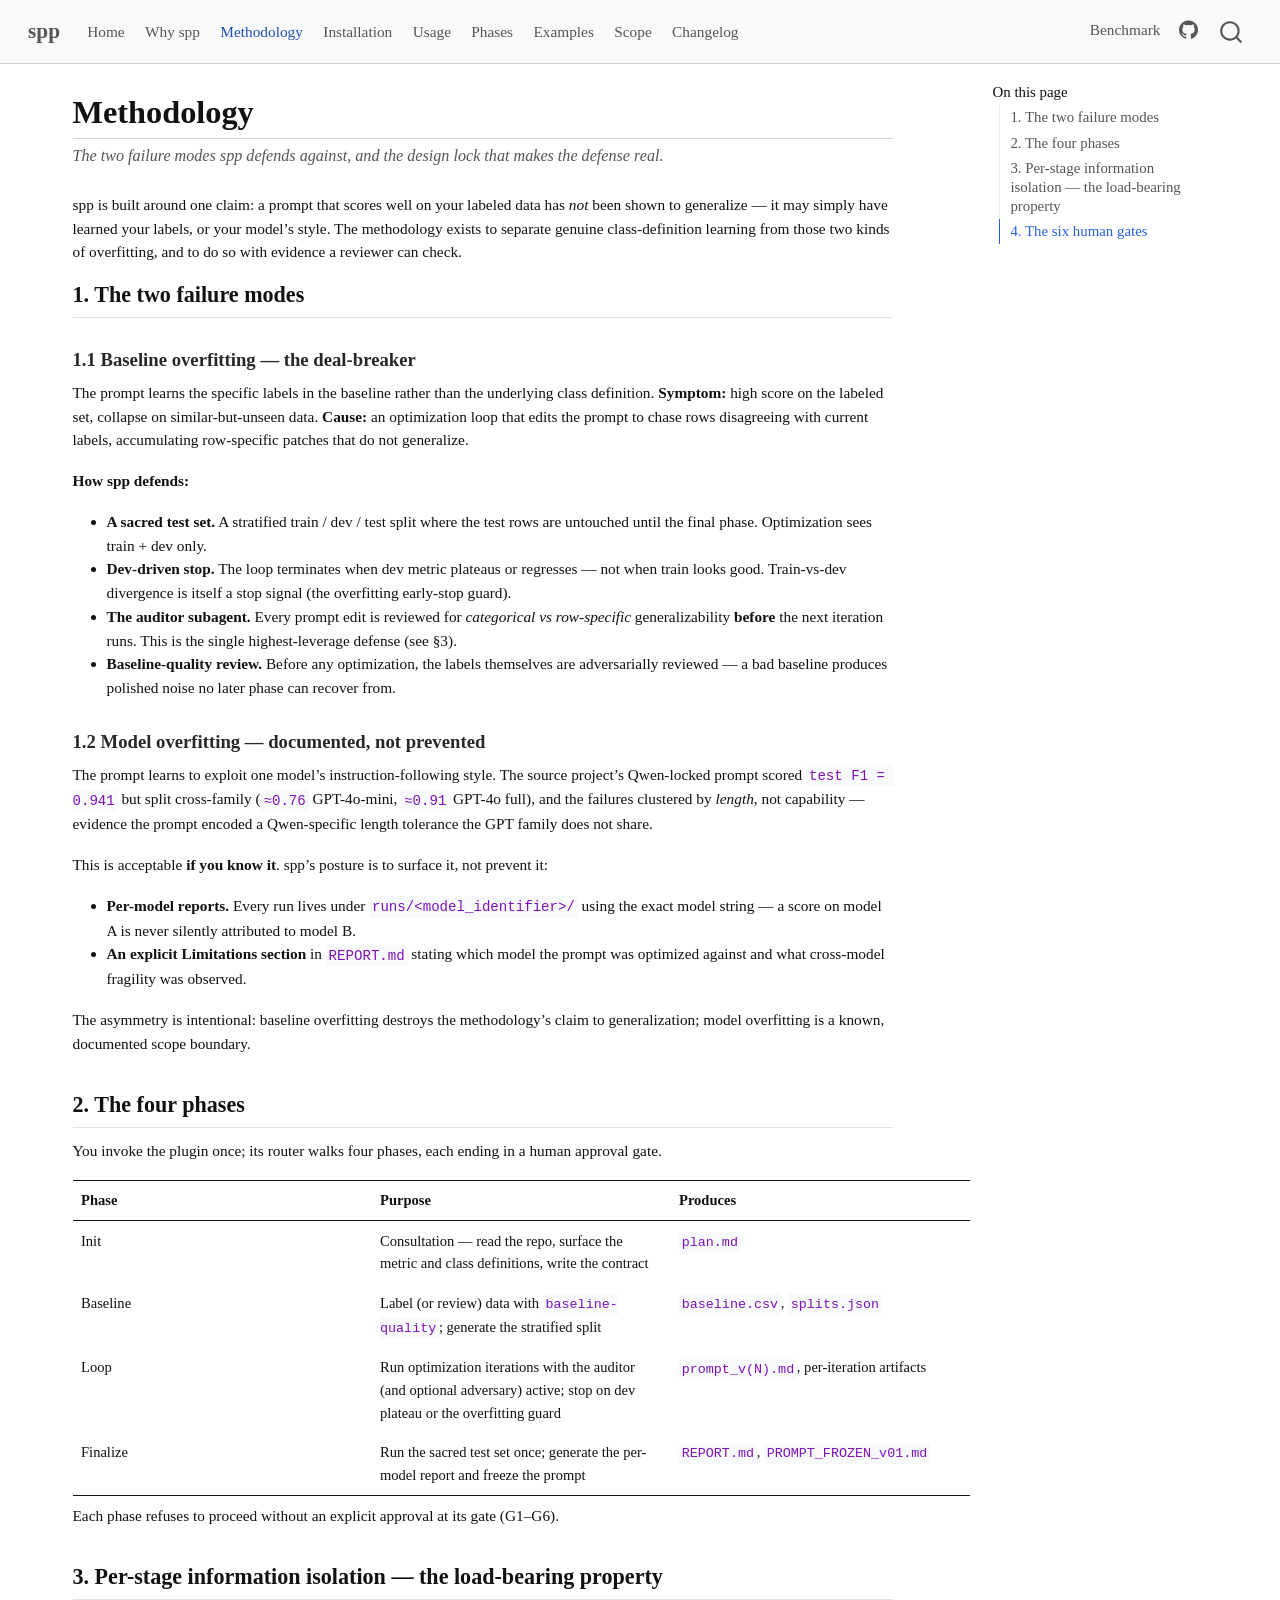
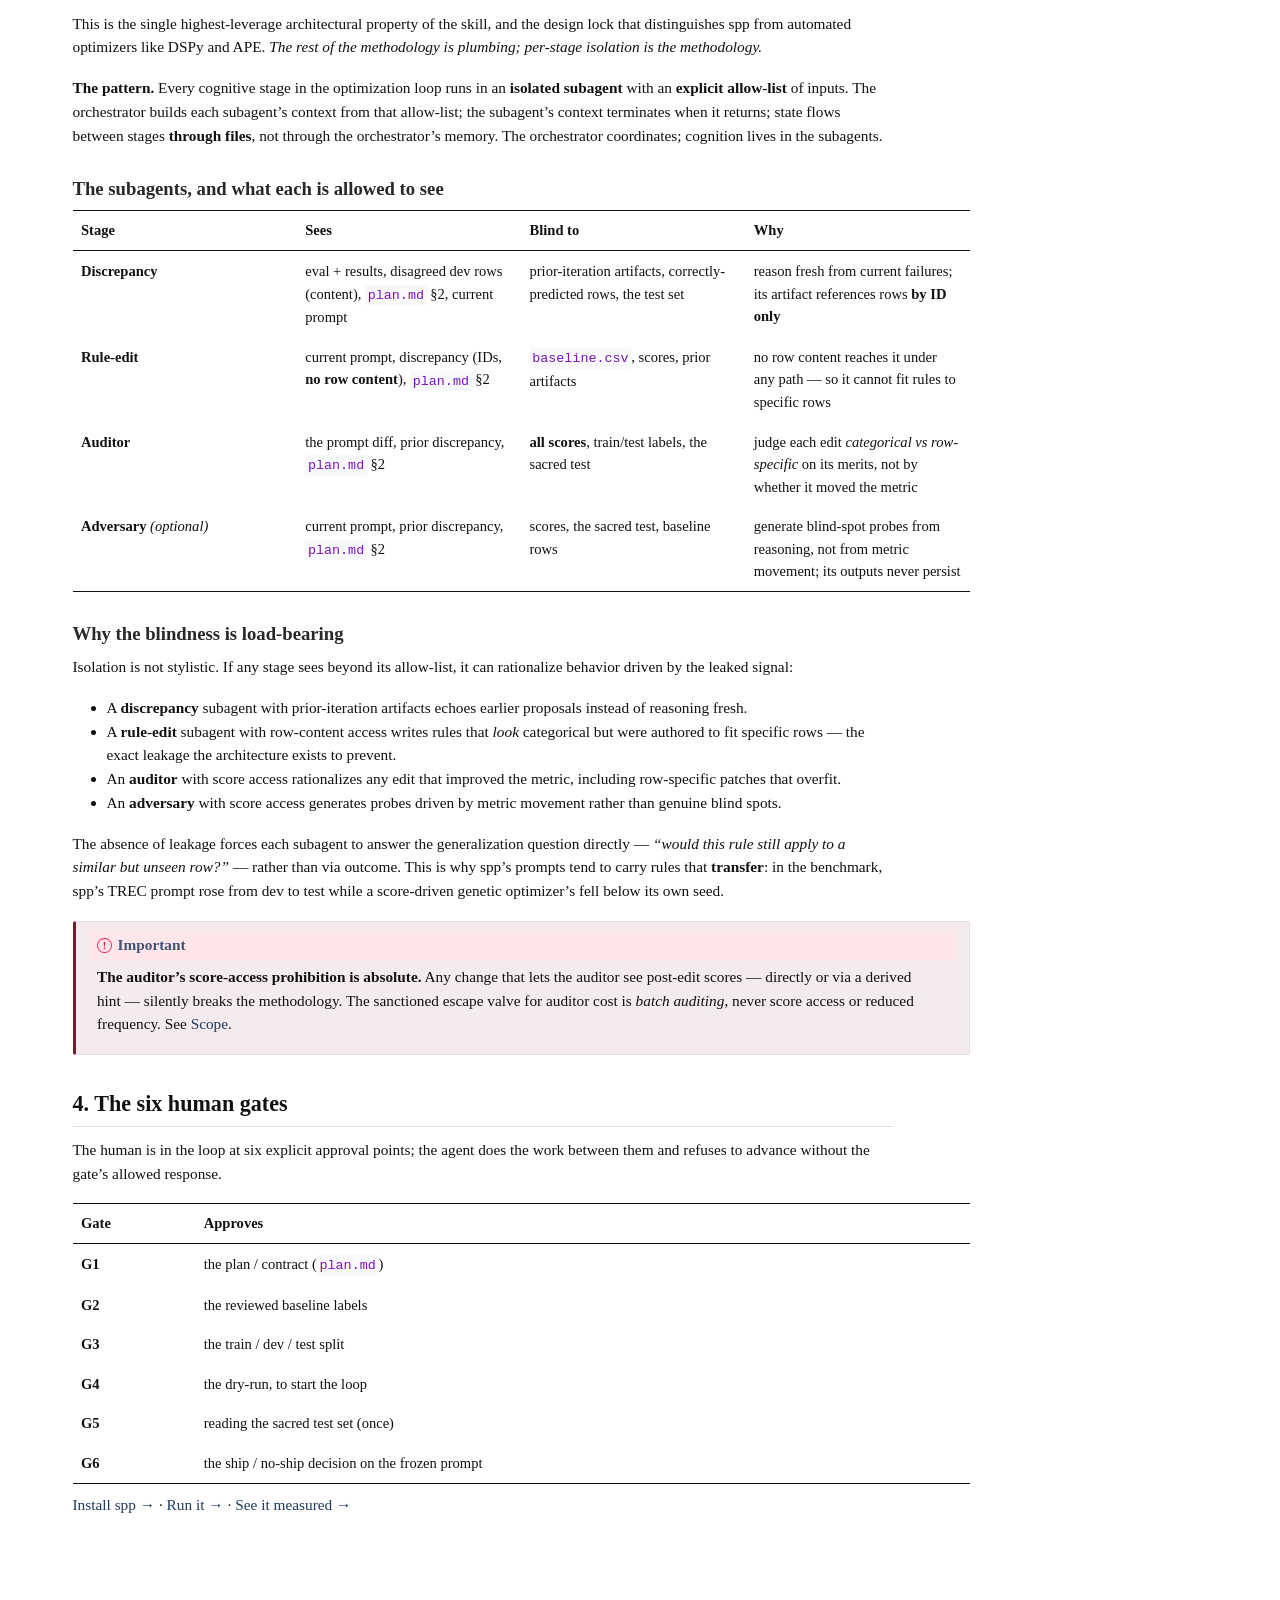
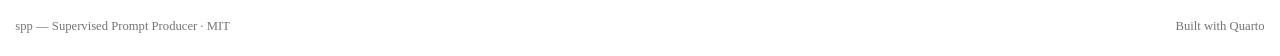
<file: methodology.html>
<!DOCTYPE html>
<html xmlns="http://www.w3.org/1999/xhtml" lang="en" xml:lang="en"><head>

<meta charset="utf-8">
<meta name="generator" content="quarto-1.7.33">

<meta name="viewport" content="width=device-width, initial-scale=1.0, user-scalable=yes">


<title>Methodology – spp</title>
<style>
code{white-space: pre-wrap;}
span.smallcaps{font-variant: small-caps;}
div.columns{display: flex; gap: min(4vw, 1.5em);}
div.column{flex: auto; overflow-x: auto;}
div.hanging-indent{margin-left: 1.5em; text-indent: -1.5em;}
ul.task-list{list-style: none;}
ul.task-list li input[type="checkbox"] {
  width: 0.8em;
  margin: 0 0.8em 0.2em -1em; /* quarto-specific, see https://github.com/quarto-dev/quarto-cli/issues/4556 */ 
  vertical-align: middle;
}
</style>


<script src="site_libs/quarto-nav/quarto-nav.js"></script>
<script src="site_libs/quarto-nav/headroom.min.js"></script>
<script src="site_libs/clipboard/clipboard.min.js"></script>
<script src="site_libs/quarto-search/autocomplete.umd.js"></script>
<script src="site_libs/quarto-search/fuse.min.js"></script>
<script src="site_libs/quarto-search/quarto-search.js"></script>
<meta name="quarto:offset" content="./">
<script src="site_libs/quarto-html/quarto.js" type="module"></script>
<script src="site_libs/quarto-html/tabsets/tabsets.js" type="module"></script>
<script src="site_libs/quarto-html/popper.min.js"></script>
<script src="site_libs/quarto-html/tippy.umd.min.js"></script>
<script src="site_libs/quarto-html/anchor.min.js"></script>
<link href="site_libs/quarto-html/tippy.css" rel="stylesheet">
<link href="site_libs/quarto-html/quarto-syntax-highlighting-ea385d0e468b0dd5ea5bf0780b1290d9.css" rel="stylesheet" id="quarto-text-highlighting-styles">
<script src="site_libs/bootstrap/bootstrap.min.js"></script>
<link href="site_libs/bootstrap/bootstrap-icons.css" rel="stylesheet">
<link href="site_libs/bootstrap/bootstrap-5414739f60c38bf3027bdbd5d01afad0.min.css" rel="stylesheet" append-hash="true" id="quarto-bootstrap" data-mode="light">
<script id="quarto-search-options" type="application/json">{
  "location": "navbar",
  "copy-button": false,
  "collapse-after": 3,
  "panel-placement": "end",
  "type": "overlay",
  "limit": 50,
  "keyboard-shortcut": [
    "f",
    "/",
    "s"
  ],
  "show-item-context": false,
  "language": {
    "search-no-results-text": "No results",
    "search-matching-documents-text": "matching documents",
    "search-copy-link-title": "Copy link to search",
    "search-hide-matches-text": "Hide additional matches",
    "search-more-match-text": "more match in this document",
    "search-more-matches-text": "more matches in this document",
    "search-clear-button-title": "Clear",
    "search-text-placeholder": "",
    "search-detached-cancel-button-title": "Cancel",
    "search-submit-button-title": "Submit",
    "search-label": "Search"
  }
}</script>
<style>html{ scroll-behavior: smooth; }</style>


<link rel="stylesheet" href="styles/report.css">
</head>

<body class="nav-fixed quarto-light">

<div id="quarto-search-results"></div>
  <header id="quarto-header" class="headroom fixed-top">
    <nav class="navbar navbar-expand-lg " data-bs-theme="dark">
      <div class="navbar-container container-fluid">
      <div class="navbar-brand-container mx-auto">
    <a class="navbar-brand" href="./index.html">
    <span class="navbar-title">spp</span>
    </a>
  </div>
            <div id="quarto-search" class="" title="Search"></div>
          <button class="navbar-toggler" type="button" data-bs-toggle="collapse" data-bs-target="#navbarCollapse" aria-controls="navbarCollapse" role="menu" aria-expanded="false" aria-label="Toggle navigation" onclick="if (window.quartoToggleHeadroom) { window.quartoToggleHeadroom(); }">
  <span class="navbar-toggler-icon"></span>
</button>
          <div class="collapse navbar-collapse" id="navbarCollapse">
            <ul class="navbar-nav navbar-nav-scroll me-auto">
  <li class="nav-item">
    <a class="nav-link" href="./index.html"> 
<span class="menu-text">Home</span></a>
  </li>  
  <li class="nav-item">
    <a class="nav-link" href="./why-spp.html"> 
<span class="menu-text">Why spp</span></a>
  </li>  
  <li class="nav-item">
    <a class="nav-link active" href="./methodology.html" aria-current="page"> 
<span class="menu-text">Methodology</span></a>
  </li>  
  <li class="nav-item">
    <a class="nav-link" href="./installation.html"> 
<span class="menu-text">Installation</span></a>
  </li>  
  <li class="nav-item">
    <a class="nav-link" href="./usage.html"> 
<span class="menu-text">Usage</span></a>
  </li>  
  <li class="nav-item">
    <a class="nav-link" href="./phases.html"> 
<span class="menu-text">Phases</span></a>
  </li>  
  <li class="nav-item">
    <a class="nav-link" href="./examples.html"> 
<span class="menu-text">Examples</span></a>
  </li>  
  <li class="nav-item">
    <a class="nav-link" href="./scope.html"> 
<span class="menu-text">Scope</span></a>
  </li>  
  <li class="nav-item">
    <a class="nav-link" href="./changelog.html"> 
<span class="menu-text">Changelog</span></a>
  </li>  
</ul>
            <ul class="navbar-nav navbar-nav-scroll ms-auto">
  <li class="nav-item">
    <a class="nav-link" href="https://jaylbean.github.io/spp-benchmark/"> 
<span class="menu-text">Benchmark</span></a>
  </li>  
  <li class="nav-item compact">
    <a class="nav-link" href="https://github.com/JayLBean/supervised-prompt-producer"> <i class="bi bi-github" role="img" aria-label="spp GitHub repository">
</i> 
<span class="menu-text"></span></a>
  </li>  
</ul>
          </div> <!-- /navcollapse -->
            <div class="quarto-navbar-tools">
</div>
      </div> <!-- /container-fluid -->
    </nav>
</header>
<!-- content -->
<div id="quarto-content" class="quarto-container page-columns page-rows-contents page-layout-full page-navbar">
<!-- sidebar -->
<!-- margin-sidebar -->
    <div id="quarto-margin-sidebar" class="sidebar margin-sidebar">
        <nav id="TOC" role="doc-toc" class="toc-active">
    <h2 id="toc-title">On this page</h2>
   
  <ul>
  <li><a href="#the-two-failure-modes" id="toc-the-two-failure-modes" class="nav-link active" data-scroll-target="#the-two-failure-modes">1. The two failure modes</a>
  <ul class="collapse">
  <li><a href="#baseline-overfitting-the-deal-breaker" id="toc-baseline-overfitting-the-deal-breaker" class="nav-link" data-scroll-target="#baseline-overfitting-the-deal-breaker">1.1 Baseline overfitting — the deal-breaker</a></li>
  <li><a href="#model-overfitting-documented-not-prevented" id="toc-model-overfitting-documented-not-prevented" class="nav-link" data-scroll-target="#model-overfitting-documented-not-prevented">1.2 Model overfitting — documented, not prevented</a></li>
  </ul></li>
  <li><a href="#the-four-phases" id="toc-the-four-phases" class="nav-link" data-scroll-target="#the-four-phases">2. The four phases</a></li>
  <li><a href="#per-stage-information-isolation-the-load-bearing-property" id="toc-per-stage-information-isolation-the-load-bearing-property" class="nav-link" data-scroll-target="#per-stage-information-isolation-the-load-bearing-property">3. Per-stage information isolation — the load-bearing property</a>
  <ul class="collapse">
  <li><a href="#the-subagents-and-what-each-is-allowed-to-see" id="toc-the-subagents-and-what-each-is-allowed-to-see" class="nav-link" data-scroll-target="#the-subagents-and-what-each-is-allowed-to-see">The subagents, and what each is allowed to see</a></li>
  <li><a href="#why-the-blindness-is-load-bearing" id="toc-why-the-blindness-is-load-bearing" class="nav-link" data-scroll-target="#why-the-blindness-is-load-bearing">Why the blindness is load-bearing</a></li>
  </ul></li>
  <li><a href="#the-six-human-gates" id="toc-the-six-human-gates" class="nav-link" data-scroll-target="#the-six-human-gates">4. The six human gates</a></li>
  </ul>
</nav>
    </div>
<!-- main -->
<main class="content column-page-left" id="quarto-document-content">

<header id="title-block-header" class="quarto-title-block default">
<div class="quarto-title">
<h1 class="title">Methodology</h1>
<p class="subtitle lead">The two failure modes spp defends against, and the design lock that makes the defense real.</p>
</div>



<div class="quarto-title-meta column-page-left">

    
  
    
  </div>
  


</header>


<p>spp is built around one claim: a prompt that scores well on your labeled data has <em>not</em> been shown to generalize — it may simply have learned your labels, or your model’s style. The methodology exists to separate genuine class-definition learning from those two kinds of overfitting, and to do so with evidence a reviewer can check.</p>
<section id="the-two-failure-modes" class="level2">
<h2 class="anchored" data-anchor-id="the-two-failure-modes">1. The two failure modes</h2>
<section id="baseline-overfitting-the-deal-breaker" class="level3">
<h3 class="anchored" data-anchor-id="baseline-overfitting-the-deal-breaker">1.1 Baseline overfitting — the deal-breaker</h3>
<p>The prompt learns the specific labels in the baseline rather than the underlying class definition. <strong>Symptom:</strong> high score on the labeled set, collapse on similar-but-unseen data. <strong>Cause:</strong> an optimization loop that edits the prompt to chase rows disagreeing with current labels, accumulating row-specific patches that do not generalize.</p>
<p><strong>How spp defends:</strong></p>
<ul>
<li><strong>A sacred test set.</strong> A stratified train / dev / test split where the test rows are untouched until the final phase. Optimization sees train + dev only.</li>
<li><strong>Dev-driven stop.</strong> The loop terminates when dev metric plateaus or regresses — not when train looks good. Train-vs-dev divergence is itself a stop signal (the overfitting early-stop guard).</li>
<li><strong>The auditor subagent.</strong> Every prompt edit is reviewed for <em>categorical vs row-specific</em> generalizability <strong>before</strong> the next iteration runs. This is the single highest-leverage defense (see §3).</li>
<li><strong>Baseline-quality review.</strong> Before any optimization, the labels themselves are adversarially reviewed — a bad baseline produces polished noise no later phase can recover from.</li>
</ul>
</section>
<section id="model-overfitting-documented-not-prevented" class="level3">
<h3 class="anchored" data-anchor-id="model-overfitting-documented-not-prevented">1.2 Model overfitting — documented, not prevented</h3>
<p>The prompt learns to exploit one model’s instruction-following style. The source project’s Qwen-locked prompt scored <code>test F1 = 0.941</code> but split cross-family (<code>≈0.76</code> GPT-4o-mini, <code>≈0.91</code> GPT-4o full), and the failures clustered by <em>length</em>, not capability — evidence the prompt encoded a Qwen-specific length tolerance the GPT family does not share.</p>
<p>This is acceptable <strong>if you know it</strong>. spp’s posture is to surface it, not prevent it:</p>
<ul>
<li><strong>Per-model reports.</strong> Every run lives under <code>runs/&lt;model_identifier&gt;/</code> using the exact model string — a score on model A is never silently attributed to model B.</li>
<li><strong>An explicit Limitations section</strong> in <code>REPORT.md</code> stating which model the prompt was optimized against and what cross-model fragility was observed.</li>
</ul>
<p>The asymmetry is intentional: baseline overfitting destroys the methodology’s claim to generalization; model overfitting is a known, documented scope boundary.</p>
</section>
</section>
<section id="the-four-phases" class="level2">
<h2 class="anchored" data-anchor-id="the-four-phases">2. The four phases</h2>
<p>You invoke the plugin once; its router walks four phases, each ending in a human approval gate.</p>
<table class="caption-top table">
<colgroup>
<col style="width: 33%">
<col style="width: 33%">
<col style="width: 33%">
</colgroup>
<thead>
<tr class="header">
<th>Phase</th>
<th>Purpose</th>
<th>Produces</th>
</tr>
</thead>
<tbody>
<tr class="odd">
<td>Init</td>
<td>Consultation — read the repo, surface the metric and class definitions, write the contract</td>
<td><code>plan.md</code></td>
</tr>
<tr class="even">
<td>Baseline</td>
<td>Label (or review) data with <code>baseline-quality</code>; generate the stratified split</td>
<td><code>baseline.csv</code>, <code>splits.json</code></td>
</tr>
<tr class="odd">
<td>Loop</td>
<td>Run optimization iterations with the auditor (and optional adversary) active; stop on dev plateau or the overfitting guard</td>
<td><code>prompt_v(N).md</code>, per-iteration artifacts</td>
</tr>
<tr class="even">
<td>Finalize</td>
<td>Run the sacred test set once; generate the per-model report and freeze the prompt</td>
<td><code>REPORT.md</code>, <code>PROMPT_FROZEN_v01.md</code></td>
</tr>
</tbody>
</table>
<p>Each phase refuses to proceed without an explicit approval at its gate (G1–G6).</p>
</section>
<section id="per-stage-information-isolation-the-load-bearing-property" class="level2">
<h2 class="anchored" data-anchor-id="per-stage-information-isolation-the-load-bearing-property">3. Per-stage information isolation — the load-bearing property</h2>
<p>This is the single highest-leverage architectural property of the skill, and the design lock that distinguishes spp from automated optimizers like DSPy and APE. <em>The rest of the methodology is plumbing; per-stage isolation is the methodology.</em></p>
<p><strong>The pattern.</strong> Every cognitive stage in the optimization loop runs in an <strong>isolated subagent</strong> with an <strong>explicit allow-list</strong> of inputs. The orchestrator builds each subagent’s context from that allow-list; the subagent’s context terminates when it returns; state flows between stages <strong>through files</strong>, not through the orchestrator’s memory. The orchestrator coordinates; cognition lives in the subagents.</p>
<section id="the-subagents-and-what-each-is-allowed-to-see" class="level3">
<h3 class="anchored" data-anchor-id="the-subagents-and-what-each-is-allowed-to-see">The subagents, and what each is allowed to see</h3>
<table class="caption-top table">
<colgroup>
<col style="width: 25%">
<col style="width: 25%">
<col style="width: 25%">
<col style="width: 25%">
</colgroup>
<thead>
<tr class="header">
<th>Stage</th>
<th>Sees</th>
<th>Blind to</th>
<th>Why</th>
</tr>
</thead>
<tbody>
<tr class="odd">
<td><strong>Discrepancy</strong></td>
<td>eval + results, disagreed dev rows (content), <code>plan.md</code> §2, current prompt</td>
<td>prior-iteration artifacts, correctly-predicted rows, the test set</td>
<td>reason fresh from current failures; its artifact references rows <strong>by ID only</strong></td>
</tr>
<tr class="even">
<td><strong>Rule-edit</strong></td>
<td>current prompt, discrepancy (IDs, <strong>no row content</strong>), <code>plan.md</code> §2</td>
<td><code>baseline.csv</code>, scores, prior artifacts</td>
<td>no row content reaches it under any path — so it cannot fit rules to specific rows</td>
</tr>
<tr class="odd">
<td><strong>Auditor</strong></td>
<td>the prompt diff, prior discrepancy, <code>plan.md</code> §2</td>
<td><strong>all scores</strong>, train/test labels, the sacred test</td>
<td>judge each edit <em>categorical vs row-specific</em> on its merits, not by whether it moved the metric</td>
</tr>
<tr class="even">
<td><strong>Adversary</strong> <em>(optional)</em></td>
<td>current prompt, prior discrepancy, <code>plan.md</code> §2</td>
<td>scores, the sacred test, baseline rows</td>
<td>generate blind-spot probes from reasoning, not from metric movement; its outputs never persist</td>
</tr>
</tbody>
</table>
</section>
<section id="why-the-blindness-is-load-bearing" class="level3">
<h3 class="anchored" data-anchor-id="why-the-blindness-is-load-bearing">Why the blindness is load-bearing</h3>
<p>Isolation is not stylistic. If any stage sees beyond its allow-list, it can rationalize behavior driven by the leaked signal:</p>
<ul>
<li>A <strong>discrepancy</strong> subagent with prior-iteration artifacts echoes earlier proposals instead of reasoning fresh.</li>
<li>A <strong>rule-edit</strong> subagent with row-content access writes rules that <em>look</em> categorical but were authored to fit specific rows — the exact leakage the architecture exists to prevent.</li>
<li>An <strong>auditor</strong> with score access rationalizes any edit that improved the metric, including row-specific patches that overfit.</li>
<li>An <strong>adversary</strong> with score access generates probes driven by metric movement rather than genuine blind spots.</li>
</ul>
<p>The absence of leakage forces each subagent to answer the generalization question directly — <em>“would this rule still apply to a similar but unseen row?”</em> — rather than via outcome. This is why spp’s prompts tend to carry rules that <strong>transfer</strong>: in the benchmark, spp’s TREC prompt rose from dev to test while a score-driven genetic optimizer’s fell below its own seed.</p>
<div class="callout callout-style-default callout-important callout-titled">
<div class="callout-header d-flex align-content-center">
<div class="callout-icon-container">
<i class="callout-icon"></i>
</div>
<div class="callout-title-container flex-fill">
Important
</div>
</div>
<div class="callout-body-container callout-body">
<p><strong>The auditor’s score-access prohibition is absolute.</strong> Any change that lets the auditor see post-edit scores — directly or via a derived hint — silently breaks the methodology. The sanctioned escape valve for auditor cost is <em>batch auditing</em>, never score access or reduced frequency. See <a href="./scope.html">Scope</a>.</p>
</div>
</div>
</section>
</section>
<section id="the-six-human-gates" class="level2">
<h2 class="anchored" data-anchor-id="the-six-human-gates">4. The six human gates</h2>
<p>The human is in the loop at six explicit approval points; the agent does the work between them and refuses to advance without the gate’s allowed response.</p>
<table class="caption-top table">
<thead>
<tr class="header">
<th>Gate</th>
<th>Approves</th>
</tr>
</thead>
<tbody>
<tr class="odd">
<td><strong>G1</strong></td>
<td>the plan / contract (<code>plan.md</code>)</td>
</tr>
<tr class="even">
<td><strong>G2</strong></td>
<td>the reviewed baseline labels</td>
</tr>
<tr class="odd">
<td><strong>G3</strong></td>
<td>the train / dev / test split</td>
</tr>
<tr class="even">
<td><strong>G4</strong></td>
<td>the dry-run, to start the loop</td>
</tr>
<tr class="odd">
<td><strong>G5</strong></td>
<td>reading the sacred test set (once)</td>
</tr>
<tr class="even">
<td><strong>G6</strong></td>
<td>the ship / no-ship decision on the frozen prompt</td>
</tr>
</tbody>
</table>
<p><a href="./installation.html">Install spp →</a> · <a href="./usage.html">Run it →</a> · <a href="https://jaylbean.github.io/spp-benchmark/">See it measured →</a></p>


</section>

</main> <!-- /main -->
<script id="quarto-html-after-body" type="application/javascript">
  window.document.addEventListener("DOMContentLoaded", function (event) {
    const icon = "";
    const anchorJS = new window.AnchorJS();
    anchorJS.options = {
      placement: 'right',
      icon: icon
    };
    anchorJS.add('.anchored');
    const isCodeAnnotation = (el) => {
      for (const clz of el.classList) {
        if (clz.startsWith('code-annotation-')) {                     
          return true;
        }
      }
      return false;
    }
    const onCopySuccess = function(e) {
      // button target
      const button = e.trigger;
      // don't keep focus
      button.blur();
      // flash "checked"
      button.classList.add('code-copy-button-checked');
      var currentTitle = button.getAttribute("title");
      button.setAttribute("title", "Copied!");
      let tooltip;
      if (window.bootstrap) {
        button.setAttribute("data-bs-toggle", "tooltip");
        button.setAttribute("data-bs-placement", "left");
        button.setAttribute("data-bs-title", "Copied!");
        tooltip = new bootstrap.Tooltip(button, 
          { trigger: "manual", 
            customClass: "code-copy-button-tooltip",
            offset: [0, -8]});
        tooltip.show();    
      }
      setTimeout(function() {
        if (tooltip) {
          tooltip.hide();
          button.removeAttribute("data-bs-title");
          button.removeAttribute("data-bs-toggle");
          button.removeAttribute("data-bs-placement");
        }
        button.setAttribute("title", currentTitle);
        button.classList.remove('code-copy-button-checked');
      }, 1000);
      // clear code selection
      e.clearSelection();
    }
    const getTextToCopy = function(trigger) {
        const codeEl = trigger.previousElementSibling.cloneNode(true);
        for (const childEl of codeEl.children) {
          if (isCodeAnnotation(childEl)) {
            childEl.remove();
          }
        }
        return codeEl.innerText;
    }
    const clipboard = new window.ClipboardJS('.code-copy-button:not([data-in-quarto-modal])', {
      text: getTextToCopy
    });
    clipboard.on('success', onCopySuccess);
    if (window.document.getElementById('quarto-embedded-source-code-modal')) {
      const clipboardModal = new window.ClipboardJS('.code-copy-button[data-in-quarto-modal]', {
        text: getTextToCopy,
        container: window.document.getElementById('quarto-embedded-source-code-modal')
      });
      clipboardModal.on('success', onCopySuccess);
    }
      var localhostRegex = new RegExp(/^(?:http|https):\/\/localhost\:?[0-9]*\//);
      var mailtoRegex = new RegExp(/^mailto:/);
        var filterRegex = new RegExp("https:\/\/jaylbean\.github\.io\/spp-site\/");
      var isInternal = (href) => {
          return filterRegex.test(href) || localhostRegex.test(href) || mailtoRegex.test(href);
      }
      // Inspect non-navigation links and adorn them if external
     var links = window.document.querySelectorAll('a[href]:not(.nav-link):not(.navbar-brand):not(.toc-action):not(.sidebar-link):not(.sidebar-item-toggle):not(.pagination-link):not(.no-external):not([aria-hidden]):not(.dropdown-item):not(.quarto-navigation-tool):not(.about-link)');
      for (var i=0; i<links.length; i++) {
        const link = links[i];
        if (!isInternal(link.href)) {
          // undo the damage that might have been done by quarto-nav.js in the case of
          // links that we want to consider external
          if (link.dataset.originalHref !== undefined) {
            link.href = link.dataset.originalHref;
          }
            // target, if specified
            link.setAttribute("target", "_blank");
            if (link.getAttribute("rel") === null) {
              link.setAttribute("rel", "noopener");
            }
        }
      }
    function tippyHover(el, contentFn, onTriggerFn, onUntriggerFn) {
      const config = {
        allowHTML: true,
        maxWidth: 500,
        delay: 100,
        arrow: false,
        appendTo: function(el) {
            return el.parentElement;
        },
        interactive: true,
        interactiveBorder: 10,
        theme: 'quarto',
        placement: 'bottom-start',
      };
      if (contentFn) {
        config.content = contentFn;
      }
      if (onTriggerFn) {
        config.onTrigger = onTriggerFn;
      }
      if (onUntriggerFn) {
        config.onUntrigger = onUntriggerFn;
      }
      window.tippy(el, config); 
    }
    const noterefs = window.document.querySelectorAll('a[role="doc-noteref"]');
    for (var i=0; i<noterefs.length; i++) {
      const ref = noterefs[i];
      tippyHover(ref, function() {
        // use id or data attribute instead here
        let href = ref.getAttribute('data-footnote-href') || ref.getAttribute('href');
        try { href = new URL(href).hash; } catch {}
        const id = href.replace(/^#\/?/, "");
        const note = window.document.getElementById(id);
        if (note) {
          return note.innerHTML;
        } else {
          return "";
        }
      });
    }
    const xrefs = window.document.querySelectorAll('a.quarto-xref');
    const processXRef = (id, note) => {
      // Strip column container classes
      const stripColumnClz = (el) => {
        el.classList.remove("page-full", "page-columns");
        if (el.children) {
          for (const child of el.children) {
            stripColumnClz(child);
          }
        }
      }
      stripColumnClz(note)
      if (id === null || id.startsWith('sec-')) {
        // Special case sections, only their first couple elements
        const container = document.createElement("div");
        if (note.children && note.children.length > 2) {
          container.appendChild(note.children[0].cloneNode(true));
          for (let i = 1; i < note.children.length; i++) {
            const child = note.children[i];
            if (child.tagName === "P" && child.innerText === "") {
              continue;
            } else {
              container.appendChild(child.cloneNode(true));
              break;
            }
          }
          if (window.Quarto?.typesetMath) {
            window.Quarto.typesetMath(container);
          }
          return container.innerHTML
        } else {
          if (window.Quarto?.typesetMath) {
            window.Quarto.typesetMath(note);
          }
          return note.innerHTML;
        }
      } else {
        // Remove any anchor links if they are present
        const anchorLink = note.querySelector('a.anchorjs-link');
        if (anchorLink) {
          anchorLink.remove();
        }
        if (window.Quarto?.typesetMath) {
          window.Quarto.typesetMath(note);
        }
        if (note.classList.contains("callout")) {
          return note.outerHTML;
        } else {
          return note.innerHTML;
        }
      }
    }
    for (var i=0; i<xrefs.length; i++) {
      const xref = xrefs[i];
      tippyHover(xref, undefined, function(instance) {
        instance.disable();
        let url = xref.getAttribute('href');
        let hash = undefined; 
        if (url.startsWith('#')) {
          hash = url;
        } else {
          try { hash = new URL(url).hash; } catch {}
        }
        if (hash) {
          const id = hash.replace(/^#\/?/, "");
          const note = window.document.getElementById(id);
          if (note !== null) {
            try {
              const html = processXRef(id, note.cloneNode(true));
              instance.setContent(html);
            } finally {
              instance.enable();
              instance.show();
            }
          } else {
            // See if we can fetch this
            fetch(url.split('#')[0])
            .then(res => res.text())
            .then(html => {
              const parser = new DOMParser();
              const htmlDoc = parser.parseFromString(html, "text/html");
              const note = htmlDoc.getElementById(id);
              if (note !== null) {
                const html = processXRef(id, note);
                instance.setContent(html);
              } 
            }).finally(() => {
              instance.enable();
              instance.show();
            });
          }
        } else {
          // See if we can fetch a full url (with no hash to target)
          // This is a special case and we should probably do some content thinning / targeting
          fetch(url)
          .then(res => res.text())
          .then(html => {
            const parser = new DOMParser();
            const htmlDoc = parser.parseFromString(html, "text/html");
            const note = htmlDoc.querySelector('main.content');
            if (note !== null) {
              // This should only happen for chapter cross references
              // (since there is no id in the URL)
              // remove the first header
              if (note.children.length > 0 && note.children[0].tagName === "HEADER") {
                note.children[0].remove();
              }
              const html = processXRef(null, note);
              instance.setContent(html);
            } 
          }).finally(() => {
            instance.enable();
            instance.show();
          });
        }
      }, function(instance) {
      });
    }
        let selectedAnnoteEl;
        const selectorForAnnotation = ( cell, annotation) => {
          let cellAttr = 'data-code-cell="' + cell + '"';
          let lineAttr = 'data-code-annotation="' +  annotation + '"';
          const selector = 'span[' + cellAttr + '][' + lineAttr + ']';
          return selector;
        }
        const selectCodeLines = (annoteEl) => {
          const doc = window.document;
          const targetCell = annoteEl.getAttribute("data-target-cell");
          const targetAnnotation = annoteEl.getAttribute("data-target-annotation");
          const annoteSpan = window.document.querySelector(selectorForAnnotation(targetCell, targetAnnotation));
          const lines = annoteSpan.getAttribute("data-code-lines").split(",");
          const lineIds = lines.map((line) => {
            return targetCell + "-" + line;
          })
          let top = null;
          let height = null;
          let parent = null;
          if (lineIds.length > 0) {
              //compute the position of the single el (top and bottom and make a div)
              const el = window.document.getElementById(lineIds[0]);
              top = el.offsetTop;
              height = el.offsetHeight;
              parent = el.parentElement.parentElement;
            if (lineIds.length > 1) {
              const lastEl = window.document.getElementById(lineIds[lineIds.length - 1]);
              const bottom = lastEl.offsetTop + lastEl.offsetHeight;
              height = bottom - top;
            }
            if (top !== null && height !== null && parent !== null) {
              // cook up a div (if necessary) and position it 
              let div = window.document.getElementById("code-annotation-line-highlight");
              if (div === null) {
                div = window.document.createElement("div");
                div.setAttribute("id", "code-annotation-line-highlight");
                div.style.position = 'absolute';
                parent.appendChild(div);
              }
              div.style.top = top - 2 + "px";
              div.style.height = height + 4 + "px";
              div.style.left = 0;
              let gutterDiv = window.document.getElementById("code-annotation-line-highlight-gutter");
              if (gutterDiv === null) {
                gutterDiv = window.document.createElement("div");
                gutterDiv.setAttribute("id", "code-annotation-line-highlight-gutter");
                gutterDiv.style.position = 'absolute';
                const codeCell = window.document.getElementById(targetCell);
                const gutter = codeCell.querySelector('.code-annotation-gutter');
                gutter.appendChild(gutterDiv);
              }
              gutterDiv.style.top = top - 2 + "px";
              gutterDiv.style.height = height + 4 + "px";
            }
            selectedAnnoteEl = annoteEl;
          }
        };
        const unselectCodeLines = () => {
          const elementsIds = ["code-annotation-line-highlight", "code-annotation-line-highlight-gutter"];
          elementsIds.forEach((elId) => {
            const div = window.document.getElementById(elId);
            if (div) {
              div.remove();
            }
          });
          selectedAnnoteEl = undefined;
        };
          // Handle positioning of the toggle
      window.addEventListener(
        "resize",
        throttle(() => {
          elRect = undefined;
          if (selectedAnnoteEl) {
            selectCodeLines(selectedAnnoteEl);
          }
        }, 10)
      );
      function throttle(fn, ms) {
      let throttle = false;
      let timer;
        return (...args) => {
          if(!throttle) { // first call gets through
              fn.apply(this, args);
              throttle = true;
          } else { // all the others get throttled
              if(timer) clearTimeout(timer); // cancel #2
              timer = setTimeout(() => {
                fn.apply(this, args);
                timer = throttle = false;
              }, ms);
          }
        };
      }
        // Attach click handler to the DT
        const annoteDls = window.document.querySelectorAll('dt[data-target-cell]');
        for (const annoteDlNode of annoteDls) {
          annoteDlNode.addEventListener('click', (event) => {
            const clickedEl = event.target;
            if (clickedEl !== selectedAnnoteEl) {
              unselectCodeLines();
              const activeEl = window.document.querySelector('dt[data-target-cell].code-annotation-active');
              if (activeEl) {
                activeEl.classList.remove('code-annotation-active');
              }
              selectCodeLines(clickedEl);
              clickedEl.classList.add('code-annotation-active');
            } else {
              // Unselect the line
              unselectCodeLines();
              clickedEl.classList.remove('code-annotation-active');
            }
          });
        }
    const findCites = (el) => {
      const parentEl = el.parentElement;
      if (parentEl) {
        const cites = parentEl.dataset.cites;
        if (cites) {
          return {
            el,
            cites: cites.split(' ')
          };
        } else {
          return findCites(el.parentElement)
        }
      } else {
        return undefined;
      }
    };
    var bibliorefs = window.document.querySelectorAll('a[role="doc-biblioref"]');
    for (var i=0; i<bibliorefs.length; i++) {
      const ref = bibliorefs[i];
      const citeInfo = findCites(ref);
      if (citeInfo) {
        tippyHover(citeInfo.el, function() {
          var popup = window.document.createElement('div');
          citeInfo.cites.forEach(function(cite) {
            var citeDiv = window.document.createElement('div');
            citeDiv.classList.add('hanging-indent');
            citeDiv.classList.add('csl-entry');
            var biblioDiv = window.document.getElementById('ref-' + cite);
            if (biblioDiv) {
              citeDiv.innerHTML = biblioDiv.innerHTML;
            }
            popup.appendChild(citeDiv);
          });
          return popup.innerHTML;
        });
      }
    }
  });
  </script>
</div> <!-- /content -->
<footer class="footer">
  <div class="nav-footer">
    <div class="nav-footer-left">
<p>spp — Supervised Prompt Producer · MIT</p>
</div>   
    <div class="nav-footer-center">
      &nbsp;
    </div>
    <div class="nav-footer-right">
<p>Built with <a href="https://quarto.org">Quarto</a></p>
</div>
  </div>
</footer>




<script src="site_libs/quarto-html/zenscroll-min.js"></script>
</body></html>
</file>
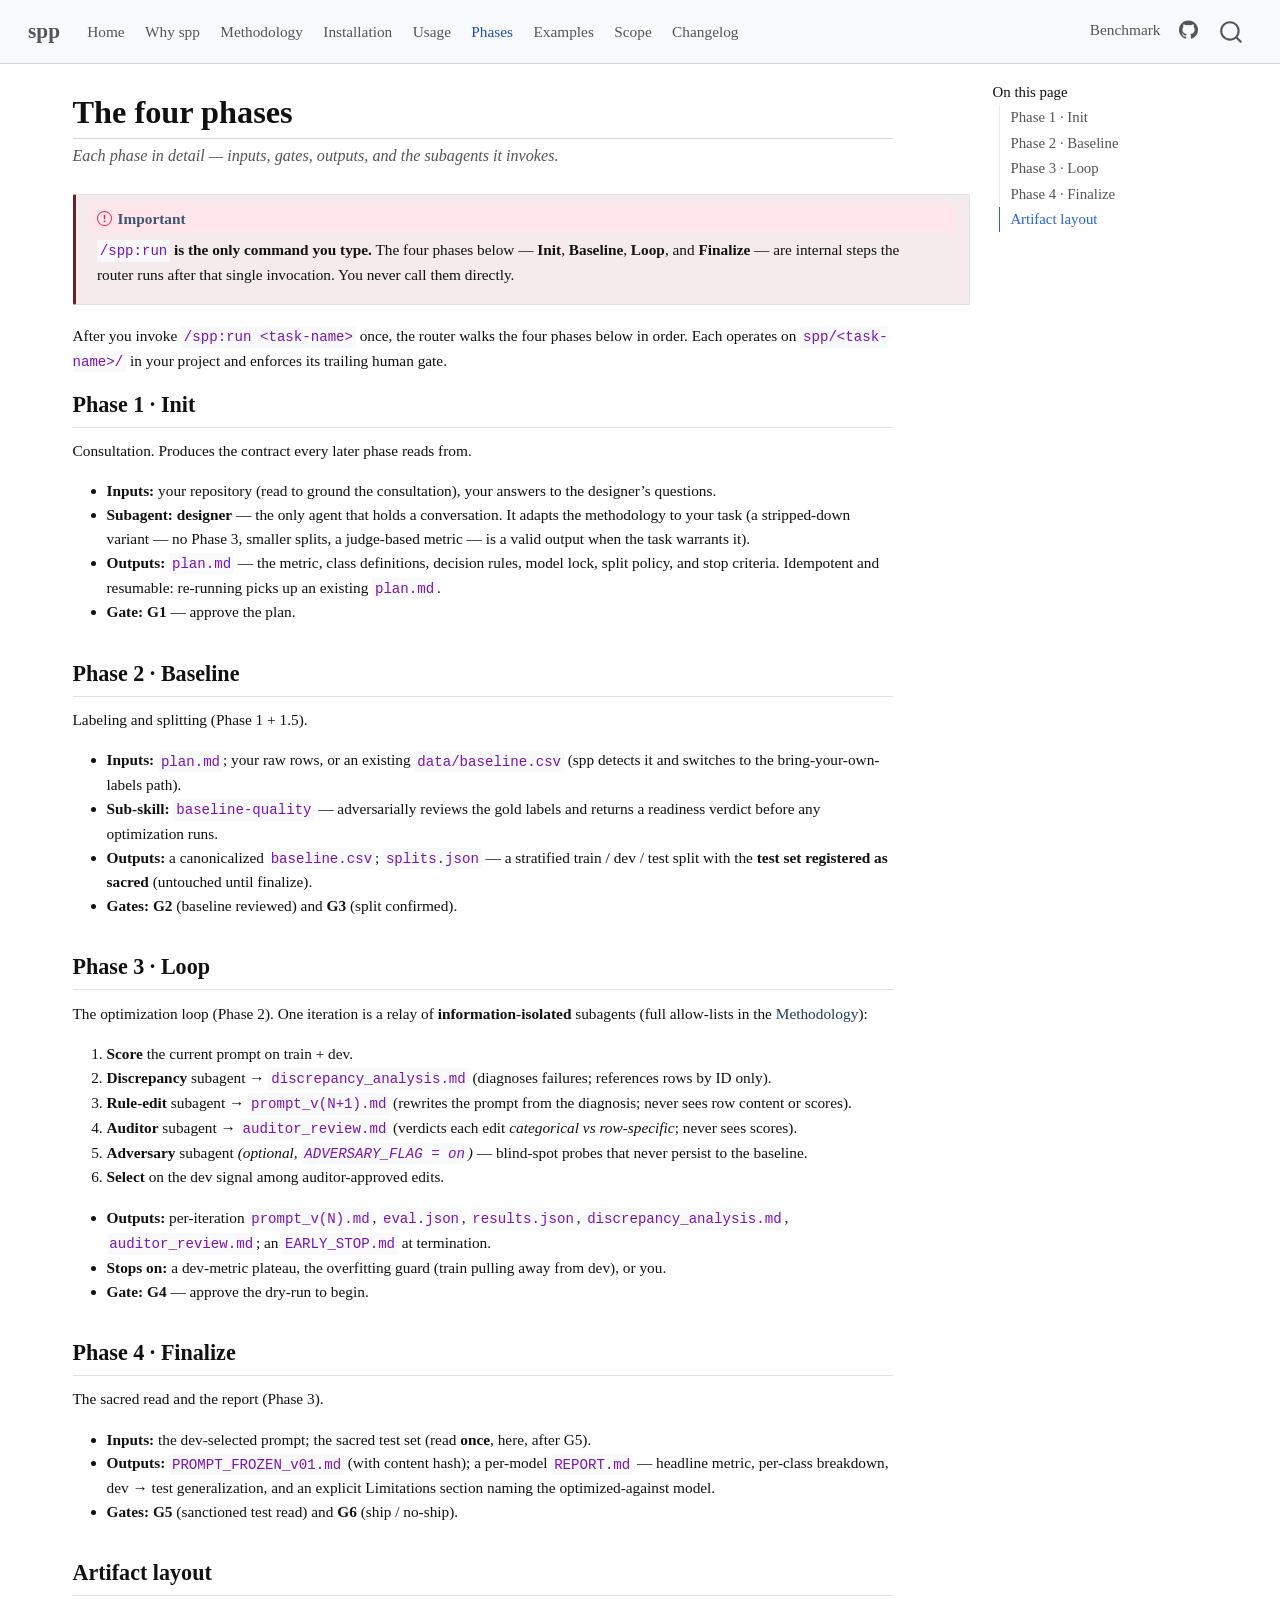
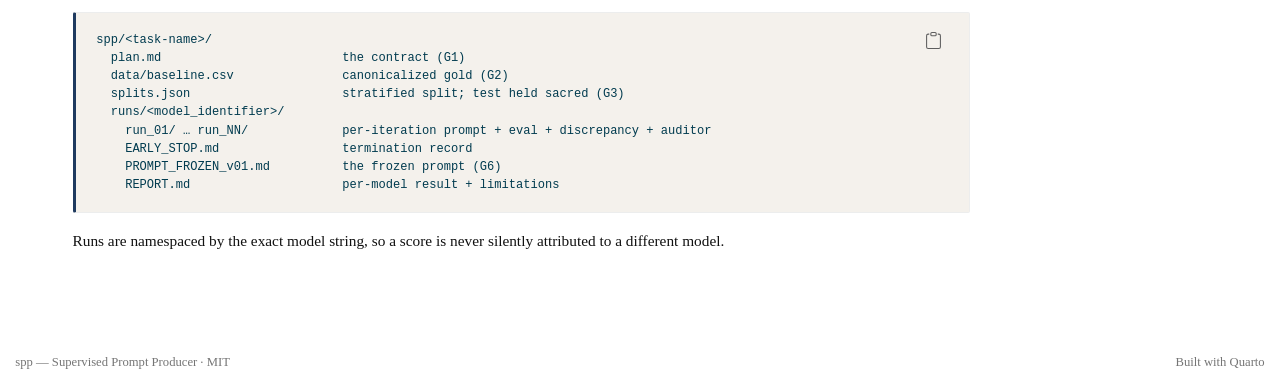
<file: phases.html>
<!DOCTYPE html>
<html xmlns="http://www.w3.org/1999/xhtml" lang="en" xml:lang="en"><head>

<meta charset="utf-8">
<meta name="generator" content="quarto-1.7.33">

<meta name="viewport" content="width=device-width, initial-scale=1.0, user-scalable=yes">


<title>The four phases – spp</title>
<style>
code{white-space: pre-wrap;}
span.smallcaps{font-variant: small-caps;}
div.columns{display: flex; gap: min(4vw, 1.5em);}
div.column{flex: auto; overflow-x: auto;}
div.hanging-indent{margin-left: 1.5em; text-indent: -1.5em;}
ul.task-list{list-style: none;}
ul.task-list li input[type="checkbox"] {
  width: 0.8em;
  margin: 0 0.8em 0.2em -1em; /* quarto-specific, see https://github.com/quarto-dev/quarto-cli/issues/4556 */ 
  vertical-align: middle;
}
/* CSS for syntax highlighting */
html { -webkit-text-size-adjust: 100%; }
pre > code.sourceCode { white-space: pre; position: relative; }
pre > code.sourceCode > span { display: inline-block; line-height: 1.25; }
pre > code.sourceCode > span:empty { height: 1.2em; }
.sourceCode { overflow: visible; }
code.sourceCode > span { color: inherit; text-decoration: inherit; }
div.sourceCode { margin: 1em 0; }
pre.sourceCode { margin: 0; }
@media screen {
div.sourceCode { overflow: auto; }
}
@media print {
pre > code.sourceCode { white-space: pre-wrap; }
pre > code.sourceCode > span { text-indent: -5em; padding-left: 5em; }
}
pre.numberSource code
  { counter-reset: source-line 0; }
pre.numberSource code > span
  { position: relative; left: -4em; counter-increment: source-line; }
pre.numberSource code > span > a:first-child::before
  { content: counter(source-line);
    position: relative; left: -1em; text-align: right; vertical-align: baseline;
    border: none; display: inline-block;
    -webkit-touch-callout: none; -webkit-user-select: none;
    -khtml-user-select: none; -moz-user-select: none;
    -ms-user-select: none; user-select: none;
    padding: 0 4px; width: 4em;
  }
pre.numberSource { margin-left: 3em;  padding-left: 4px; }
div.sourceCode
  {   }
@media screen {
pre > code.sourceCode > span > a:first-child::before { text-decoration: underline; }
}
</style>


<script src="site_libs/quarto-nav/quarto-nav.js"></script>
<script src="site_libs/quarto-nav/headroom.min.js"></script>
<script src="site_libs/clipboard/clipboard.min.js"></script>
<script src="site_libs/quarto-search/autocomplete.umd.js"></script>
<script src="site_libs/quarto-search/fuse.min.js"></script>
<script src="site_libs/quarto-search/quarto-search.js"></script>
<meta name="quarto:offset" content="./">
<script src="site_libs/quarto-html/quarto.js" type="module"></script>
<script src="site_libs/quarto-html/tabsets/tabsets.js" type="module"></script>
<script src="site_libs/quarto-html/popper.min.js"></script>
<script src="site_libs/quarto-html/tippy.umd.min.js"></script>
<script src="site_libs/quarto-html/anchor.min.js"></script>
<link href="site_libs/quarto-html/tippy.css" rel="stylesheet">
<link href="site_libs/quarto-html/quarto-syntax-highlighting-ea385d0e468b0dd5ea5bf0780b1290d9.css" rel="stylesheet" id="quarto-text-highlighting-styles">
<script src="site_libs/bootstrap/bootstrap.min.js"></script>
<link href="site_libs/bootstrap/bootstrap-icons.css" rel="stylesheet">
<link href="site_libs/bootstrap/bootstrap-5414739f60c38bf3027bdbd5d01afad0.min.css" rel="stylesheet" append-hash="true" id="quarto-bootstrap" data-mode="light">
<script id="quarto-search-options" type="application/json">{
  "location": "navbar",
  "copy-button": false,
  "collapse-after": 3,
  "panel-placement": "end",
  "type": "overlay",
  "limit": 50,
  "keyboard-shortcut": [
    "f",
    "/",
    "s"
  ],
  "show-item-context": false,
  "language": {
    "search-no-results-text": "No results",
    "search-matching-documents-text": "matching documents",
    "search-copy-link-title": "Copy link to search",
    "search-hide-matches-text": "Hide additional matches",
    "search-more-match-text": "more match in this document",
    "search-more-matches-text": "more matches in this document",
    "search-clear-button-title": "Clear",
    "search-text-placeholder": "",
    "search-detached-cancel-button-title": "Cancel",
    "search-submit-button-title": "Submit",
    "search-label": "Search"
  }
}</script>
<style>html{ scroll-behavior: smooth; }</style>


<link rel="stylesheet" href="styles/report.css">
</head>

<body class="nav-fixed quarto-light">

<div id="quarto-search-results"></div>
  <header id="quarto-header" class="headroom fixed-top">
    <nav class="navbar navbar-expand-lg " data-bs-theme="dark">
      <div class="navbar-container container-fluid">
      <div class="navbar-brand-container mx-auto">
    <a class="navbar-brand" href="./index.html">
    <span class="navbar-title">spp</span>
    </a>
  </div>
            <div id="quarto-search" class="" title="Search"></div>
          <button class="navbar-toggler" type="button" data-bs-toggle="collapse" data-bs-target="#navbarCollapse" aria-controls="navbarCollapse" role="menu" aria-expanded="false" aria-label="Toggle navigation" onclick="if (window.quartoToggleHeadroom) { window.quartoToggleHeadroom(); }">
  <span class="navbar-toggler-icon"></span>
</button>
          <div class="collapse navbar-collapse" id="navbarCollapse">
            <ul class="navbar-nav navbar-nav-scroll me-auto">
  <li class="nav-item">
    <a class="nav-link" href="./index.html"> 
<span class="menu-text">Home</span></a>
  </li>  
  <li class="nav-item">
    <a class="nav-link" href="./why-spp.html"> 
<span class="menu-text">Why spp</span></a>
  </li>  
  <li class="nav-item">
    <a class="nav-link" href="./methodology.html"> 
<span class="menu-text">Methodology</span></a>
  </li>  
  <li class="nav-item">
    <a class="nav-link" href="./installation.html"> 
<span class="menu-text">Installation</span></a>
  </li>  
  <li class="nav-item">
    <a class="nav-link" href="./usage.html"> 
<span class="menu-text">Usage</span></a>
  </li>  
  <li class="nav-item">
    <a class="nav-link active" href="./phases.html" aria-current="page"> 
<span class="menu-text">Phases</span></a>
  </li>  
  <li class="nav-item">
    <a class="nav-link" href="./examples.html"> 
<span class="menu-text">Examples</span></a>
  </li>  
  <li class="nav-item">
    <a class="nav-link" href="./scope.html"> 
<span class="menu-text">Scope</span></a>
  </li>  
  <li class="nav-item">
    <a class="nav-link" href="./changelog.html"> 
<span class="menu-text">Changelog</span></a>
  </li>  
</ul>
            <ul class="navbar-nav navbar-nav-scroll ms-auto">
  <li class="nav-item">
    <a class="nav-link" href="https://jaylbean.github.io/spp-benchmark/"> 
<span class="menu-text">Benchmark</span></a>
  </li>  
  <li class="nav-item compact">
    <a class="nav-link" href="https://github.com/JayLBean/supervised-prompt-producer"> <i class="bi bi-github" role="img" aria-label="spp GitHub repository">
</i> 
<span class="menu-text"></span></a>
  </li>  
</ul>
          </div> <!-- /navcollapse -->
            <div class="quarto-navbar-tools">
</div>
      </div> <!-- /container-fluid -->
    </nav>
</header>
<!-- content -->
<div id="quarto-content" class="quarto-container page-columns page-rows-contents page-layout-full page-navbar">
<!-- sidebar -->
<!-- margin-sidebar -->
    <div id="quarto-margin-sidebar" class="sidebar margin-sidebar">
        <nav id="TOC" role="doc-toc" class="toc-active">
    <h2 id="toc-title">On this page</h2>
   
  <ul>
  <li><a href="#phase-1-init" id="toc-phase-1-init" class="nav-link active" data-scroll-target="#phase-1-init">Phase 1 · Init</a></li>
  <li><a href="#phase-2-baseline" id="toc-phase-2-baseline" class="nav-link" data-scroll-target="#phase-2-baseline">Phase 2 · Baseline</a></li>
  <li><a href="#phase-3-loop" id="toc-phase-3-loop" class="nav-link" data-scroll-target="#phase-3-loop">Phase 3 · Loop</a></li>
  <li><a href="#phase-4-finalize" id="toc-phase-4-finalize" class="nav-link" data-scroll-target="#phase-4-finalize">Phase 4 · Finalize</a></li>
  <li><a href="#artifact-layout" id="toc-artifact-layout" class="nav-link" data-scroll-target="#artifact-layout">Artifact layout</a></li>
  </ul>
</nav>
    </div>
<!-- main -->
<main class="content column-page-left" id="quarto-document-content">

<header id="title-block-header" class="quarto-title-block default">
<div class="quarto-title">
<h1 class="title">The four phases</h1>
<p class="subtitle lead">Each phase in detail — inputs, gates, outputs, and the subagents it invokes.</p>
</div>



<div class="quarto-title-meta column-page-left">

    
  
    
  </div>
  


</header>


<div class="callout callout-style-default callout-important callout-titled">
<div class="callout-header d-flex align-content-center">
<div class="callout-icon-container">
<i class="callout-icon"></i>
</div>
<div class="callout-title-container flex-fill">
Important
</div>
</div>
<div class="callout-body-container callout-body">
<p><strong><code>/spp:run</code> is the only command you type.</strong> The four phases below — <strong>Init</strong>, <strong>Baseline</strong>, <strong>Loop</strong>, and <strong>Finalize</strong> — are internal steps the router runs after that single invocation. You never call them directly.</p>
</div>
</div>
<p>After you invoke <code>/spp:run &lt;task-name&gt;</code> once, the router walks the four phases below in order. Each operates on <code>spp/&lt;task-name&gt;/</code> in your project and enforces its trailing human gate.</p>
<section id="phase-1-init" class="level2">
<h2 class="anchored" data-anchor-id="phase-1-init">Phase 1 · Init</h2>
<p>Consultation. Produces the contract every later phase reads from.</p>
<ul>
<li><strong>Inputs:</strong> your repository (read to ground the consultation), your answers to the designer’s questions.</li>
<li><strong>Subagent:</strong> <strong>designer</strong> — the only agent that holds a conversation. It adapts the methodology to your task (a stripped-down variant — no Phase 3, smaller splits, a judge-based metric — is a valid output when the task warrants it).</li>
<li><strong>Outputs:</strong> <code>plan.md</code> — the metric, class definitions, decision rules, model lock, split policy, and stop criteria. Idempotent and resumable: re-running picks up an existing <code>plan.md</code>.</li>
<li><strong>Gate:</strong> <strong>G1</strong> — approve the plan.</li>
</ul>
</section>
<section id="phase-2-baseline" class="level2">
<h2 class="anchored" data-anchor-id="phase-2-baseline">Phase 2 · Baseline</h2>
<p>Labeling and splitting (Phase 1 + 1.5).</p>
<ul>
<li><strong>Inputs:</strong> <code>plan.md</code>; your raw rows, or an existing <code>data/baseline.csv</code> (spp detects it and switches to the bring-your-own-labels path).</li>
<li><strong>Sub-skill:</strong> <strong><code>baseline-quality</code></strong> — adversarially reviews the gold labels and returns a readiness verdict before any optimization runs.</li>
<li><strong>Outputs:</strong> a canonicalized <code>baseline.csv</code>; <code>splits.json</code> — a stratified train / dev / test split with the <strong>test set registered as sacred</strong> (untouched until finalize).</li>
<li><strong>Gates:</strong> <strong>G2</strong> (baseline reviewed) and <strong>G3</strong> (split confirmed).</li>
</ul>
</section>
<section id="phase-3-loop" class="level2">
<h2 class="anchored" data-anchor-id="phase-3-loop">Phase 3 · Loop</h2>
<p>The optimization loop (Phase 2). One iteration is a relay of <strong>information-isolated</strong> subagents (full allow-lists in the <a href="./methodology.html">Methodology</a>):</p>
<ol type="1">
<li><strong>Score</strong> the current prompt on train + dev.</li>
<li><strong>Discrepancy</strong> subagent → <code>discrepancy_analysis.md</code> (diagnoses failures; references rows by ID only).</li>
<li><strong>Rule-edit</strong> subagent → <code>prompt_v(N+1).md</code> (rewrites the prompt from the diagnosis; never sees row content or scores).</li>
<li><strong>Auditor</strong> subagent → <code>auditor_review.md</code> (verdicts each edit <em>categorical vs row-specific</em>; never sees scores).</li>
<li><strong>Adversary</strong> subagent <em>(optional, <code>ADVERSARY_FLAG = on</code>)</em> — blind-spot probes that never persist to the baseline.</li>
<li><strong>Select</strong> on the dev signal among auditor-approved edits.</li>
</ol>
<ul>
<li><strong>Outputs:</strong> per-iteration <code>prompt_v(N).md</code>, <code>eval.json</code>, <code>results.json</code>, <code>discrepancy_analysis.md</code>, <code>auditor_review.md</code>; an <code>EARLY_STOP.md</code> at termination.</li>
<li><strong>Stops on:</strong> a dev-metric plateau, the overfitting guard (train pulling away from dev), or you.</li>
<li><strong>Gate:</strong> <strong>G4</strong> — approve the dry-run to begin.</li>
</ul>
</section>
<section id="phase-4-finalize" class="level2">
<h2 class="anchored" data-anchor-id="phase-4-finalize">Phase 4 · Finalize</h2>
<p>The sacred read and the report (Phase 3).</p>
<ul>
<li><strong>Inputs:</strong> the dev-selected prompt; the sacred test set (read <strong>once</strong>, here, after G5).</li>
<li><strong>Outputs:</strong> <code>PROMPT_FROZEN_v01.md</code> (with content hash); a per-model <code>REPORT.md</code> — headline metric, per-class breakdown, dev → test generalization, and an explicit Limitations section naming the optimized-against model.</li>
<li><strong>Gates:</strong> <strong>G5</strong> (sanctioned test read) and <strong>G6</strong> (ship / no-ship).</li>
</ul>
</section>
<section id="artifact-layout" class="level2">
<h2 class="anchored" data-anchor-id="artifact-layout">Artifact layout</h2>
<div class="sourceCode" id="cb1"><pre class="sourceCode default code-with-copy"><code class="sourceCode default"><span id="cb1-1"><a href="#cb1-1" aria-hidden="true" tabindex="-1"></a>spp/&lt;task-name&gt;/</span>
<span id="cb1-2"><a href="#cb1-2" aria-hidden="true" tabindex="-1"></a>  plan.md                         the contract (G1)</span>
<span id="cb1-3"><a href="#cb1-3" aria-hidden="true" tabindex="-1"></a>  data/baseline.csv               canonicalized gold (G2)</span>
<span id="cb1-4"><a href="#cb1-4" aria-hidden="true" tabindex="-1"></a>  splits.json                     stratified split; test held sacred (G3)</span>
<span id="cb1-5"><a href="#cb1-5" aria-hidden="true" tabindex="-1"></a>  runs/&lt;model_identifier&gt;/</span>
<span id="cb1-6"><a href="#cb1-6" aria-hidden="true" tabindex="-1"></a>    run_01/ … run_NN/             per-iteration prompt + eval + discrepancy + auditor</span>
<span id="cb1-7"><a href="#cb1-7" aria-hidden="true" tabindex="-1"></a>    EARLY_STOP.md                 termination record</span>
<span id="cb1-8"><a href="#cb1-8" aria-hidden="true" tabindex="-1"></a>    PROMPT_FROZEN_v01.md          the frozen prompt (G6)</span>
<span id="cb1-9"><a href="#cb1-9" aria-hidden="true" tabindex="-1"></a>    REPORT.md                     per-model result + limitations</span></code><button title="Copy to Clipboard" class="code-copy-button"><i class="bi"></i></button></pre></div>
<p>Runs are namespaced by the exact model string, so a score is never silently attributed to a different model.</p>


</section>

</main> <!-- /main -->
<script id="quarto-html-after-body" type="application/javascript">
  window.document.addEventListener("DOMContentLoaded", function (event) {
    const icon = "";
    const anchorJS = new window.AnchorJS();
    anchorJS.options = {
      placement: 'right',
      icon: icon
    };
    anchorJS.add('.anchored');
    const isCodeAnnotation = (el) => {
      for (const clz of el.classList) {
        if (clz.startsWith('code-annotation-')) {                     
          return true;
        }
      }
      return false;
    }
    const onCopySuccess = function(e) {
      // button target
      const button = e.trigger;
      // don't keep focus
      button.blur();
      // flash "checked"
      button.classList.add('code-copy-button-checked');
      var currentTitle = button.getAttribute("title");
      button.setAttribute("title", "Copied!");
      let tooltip;
      if (window.bootstrap) {
        button.setAttribute("data-bs-toggle", "tooltip");
        button.setAttribute("data-bs-placement", "left");
        button.setAttribute("data-bs-title", "Copied!");
        tooltip = new bootstrap.Tooltip(button, 
          { trigger: "manual", 
            customClass: "code-copy-button-tooltip",
            offset: [0, -8]});
        tooltip.show();    
      }
      setTimeout(function() {
        if (tooltip) {
          tooltip.hide();
          button.removeAttribute("data-bs-title");
          button.removeAttribute("data-bs-toggle");
          button.removeAttribute("data-bs-placement");
        }
        button.setAttribute("title", currentTitle);
        button.classList.remove('code-copy-button-checked');
      }, 1000);
      // clear code selection
      e.clearSelection();
    }
    const getTextToCopy = function(trigger) {
        const codeEl = trigger.previousElementSibling.cloneNode(true);
        for (const childEl of codeEl.children) {
          if (isCodeAnnotation(childEl)) {
            childEl.remove();
          }
        }
        return codeEl.innerText;
    }
    const clipboard = new window.ClipboardJS('.code-copy-button:not([data-in-quarto-modal])', {
      text: getTextToCopy
    });
    clipboard.on('success', onCopySuccess);
    if (window.document.getElementById('quarto-embedded-source-code-modal')) {
      const clipboardModal = new window.ClipboardJS('.code-copy-button[data-in-quarto-modal]', {
        text: getTextToCopy,
        container: window.document.getElementById('quarto-embedded-source-code-modal')
      });
      clipboardModal.on('success', onCopySuccess);
    }
      var localhostRegex = new RegExp(/^(?:http|https):\/\/localhost\:?[0-9]*\//);
      var mailtoRegex = new RegExp(/^mailto:/);
        var filterRegex = new RegExp("https:\/\/jaylbean\.github\.io\/spp-site\/");
      var isInternal = (href) => {
          return filterRegex.test(href) || localhostRegex.test(href) || mailtoRegex.test(href);
      }
      // Inspect non-navigation links and adorn them if external
     var links = window.document.querySelectorAll('a[href]:not(.nav-link):not(.navbar-brand):not(.toc-action):not(.sidebar-link):not(.sidebar-item-toggle):not(.pagination-link):not(.no-external):not([aria-hidden]):not(.dropdown-item):not(.quarto-navigation-tool):not(.about-link)');
      for (var i=0; i<links.length; i++) {
        const link = links[i];
        if (!isInternal(link.href)) {
          // undo the damage that might have been done by quarto-nav.js in the case of
          // links that we want to consider external
          if (link.dataset.originalHref !== undefined) {
            link.href = link.dataset.originalHref;
          }
            // target, if specified
            link.setAttribute("target", "_blank");
            if (link.getAttribute("rel") === null) {
              link.setAttribute("rel", "noopener");
            }
        }
      }
    function tippyHover(el, contentFn, onTriggerFn, onUntriggerFn) {
      const config = {
        allowHTML: true,
        maxWidth: 500,
        delay: 100,
        arrow: false,
        appendTo: function(el) {
            return el.parentElement;
        },
        interactive: true,
        interactiveBorder: 10,
        theme: 'quarto',
        placement: 'bottom-start',
      };
      if (contentFn) {
        config.content = contentFn;
      }
      if (onTriggerFn) {
        config.onTrigger = onTriggerFn;
      }
      if (onUntriggerFn) {
        config.onUntrigger = onUntriggerFn;
      }
      window.tippy(el, config); 
    }
    const noterefs = window.document.querySelectorAll('a[role="doc-noteref"]');
    for (var i=0; i<noterefs.length; i++) {
      const ref = noterefs[i];
      tippyHover(ref, function() {
        // use id or data attribute instead here
        let href = ref.getAttribute('data-footnote-href') || ref.getAttribute('href');
        try { href = new URL(href).hash; } catch {}
        const id = href.replace(/^#\/?/, "");
        const note = window.document.getElementById(id);
        if (note) {
          return note.innerHTML;
        } else {
          return "";
        }
      });
    }
    const xrefs = window.document.querySelectorAll('a.quarto-xref');
    const processXRef = (id, note) => {
      // Strip column container classes
      const stripColumnClz = (el) => {
        el.classList.remove("page-full", "page-columns");
        if (el.children) {
          for (const child of el.children) {
            stripColumnClz(child);
          }
        }
      }
      stripColumnClz(note)
      if (id === null || id.startsWith('sec-')) {
        // Special case sections, only their first couple elements
        const container = document.createElement("div");
        if (note.children && note.children.length > 2) {
          container.appendChild(note.children[0].cloneNode(true));
          for (let i = 1; i < note.children.length; i++) {
            const child = note.children[i];
            if (child.tagName === "P" && child.innerText === "") {
              continue;
            } else {
              container.appendChild(child.cloneNode(true));
              break;
            }
          }
          if (window.Quarto?.typesetMath) {
            window.Quarto.typesetMath(container);
          }
          return container.innerHTML
        } else {
          if (window.Quarto?.typesetMath) {
            window.Quarto.typesetMath(note);
          }
          return note.innerHTML;
        }
      } else {
        // Remove any anchor links if they are present
        const anchorLink = note.querySelector('a.anchorjs-link');
        if (anchorLink) {
          anchorLink.remove();
        }
        if (window.Quarto?.typesetMath) {
          window.Quarto.typesetMath(note);
        }
        if (note.classList.contains("callout")) {
          return note.outerHTML;
        } else {
          return note.innerHTML;
        }
      }
    }
    for (var i=0; i<xrefs.length; i++) {
      const xref = xrefs[i];
      tippyHover(xref, undefined, function(instance) {
        instance.disable();
        let url = xref.getAttribute('href');
        let hash = undefined; 
        if (url.startsWith('#')) {
          hash = url;
        } else {
          try { hash = new URL(url).hash; } catch {}
        }
        if (hash) {
          const id = hash.replace(/^#\/?/, "");
          const note = window.document.getElementById(id);
          if (note !== null) {
            try {
              const html = processXRef(id, note.cloneNode(true));
              instance.setContent(html);
            } finally {
              instance.enable();
              instance.show();
            }
          } else {
            // See if we can fetch this
            fetch(url.split('#')[0])
            .then(res => res.text())
            .then(html => {
              const parser = new DOMParser();
              const htmlDoc = parser.parseFromString(html, "text/html");
              const note = htmlDoc.getElementById(id);
              if (note !== null) {
                const html = processXRef(id, note);
                instance.setContent(html);
              } 
            }).finally(() => {
              instance.enable();
              instance.show();
            });
          }
        } else {
          // See if we can fetch a full url (with no hash to target)
          // This is a special case and we should probably do some content thinning / targeting
          fetch(url)
          .then(res => res.text())
          .then(html => {
            const parser = new DOMParser();
            const htmlDoc = parser.parseFromString(html, "text/html");
            const note = htmlDoc.querySelector('main.content');
            if (note !== null) {
              // This should only happen for chapter cross references
              // (since there is no id in the URL)
              // remove the first header
              if (note.children.length > 0 && note.children[0].tagName === "HEADER") {
                note.children[0].remove();
              }
              const html = processXRef(null, note);
              instance.setContent(html);
            } 
          }).finally(() => {
            instance.enable();
            instance.show();
          });
        }
      }, function(instance) {
      });
    }
        let selectedAnnoteEl;
        const selectorForAnnotation = ( cell, annotation) => {
          let cellAttr = 'data-code-cell="' + cell + '"';
          let lineAttr = 'data-code-annotation="' +  annotation + '"';
          const selector = 'span[' + cellAttr + '][' + lineAttr + ']';
          return selector;
        }
        const selectCodeLines = (annoteEl) => {
          const doc = window.document;
          const targetCell = annoteEl.getAttribute("data-target-cell");
          const targetAnnotation = annoteEl.getAttribute("data-target-annotation");
          const annoteSpan = window.document.querySelector(selectorForAnnotation(targetCell, targetAnnotation));
          const lines = annoteSpan.getAttribute("data-code-lines").split(",");
          const lineIds = lines.map((line) => {
            return targetCell + "-" + line;
          })
          let top = null;
          let height = null;
          let parent = null;
          if (lineIds.length > 0) {
              //compute the position of the single el (top and bottom and make a div)
              const el = window.document.getElementById(lineIds[0]);
              top = el.offsetTop;
              height = el.offsetHeight;
              parent = el.parentElement.parentElement;
            if (lineIds.length > 1) {
              const lastEl = window.document.getElementById(lineIds[lineIds.length - 1]);
              const bottom = lastEl.offsetTop + lastEl.offsetHeight;
              height = bottom - top;
            }
            if (top !== null && height !== null && parent !== null) {
              // cook up a div (if necessary) and position it 
              let div = window.document.getElementById("code-annotation-line-highlight");
              if (div === null) {
                div = window.document.createElement("div");
                div.setAttribute("id", "code-annotation-line-highlight");
                div.style.position = 'absolute';
                parent.appendChild(div);
              }
              div.style.top = top - 2 + "px";
              div.style.height = height + 4 + "px";
              div.style.left = 0;
              let gutterDiv = window.document.getElementById("code-annotation-line-highlight-gutter");
              if (gutterDiv === null) {
                gutterDiv = window.document.createElement("div");
                gutterDiv.setAttribute("id", "code-annotation-line-highlight-gutter");
                gutterDiv.style.position = 'absolute';
                const codeCell = window.document.getElementById(targetCell);
                const gutter = codeCell.querySelector('.code-annotation-gutter');
                gutter.appendChild(gutterDiv);
              }
              gutterDiv.style.top = top - 2 + "px";
              gutterDiv.style.height = height + 4 + "px";
            }
            selectedAnnoteEl = annoteEl;
          }
        };
        const unselectCodeLines = () => {
          const elementsIds = ["code-annotation-line-highlight", "code-annotation-line-highlight-gutter"];
          elementsIds.forEach((elId) => {
            const div = window.document.getElementById(elId);
            if (div) {
              div.remove();
            }
          });
          selectedAnnoteEl = undefined;
        };
          // Handle positioning of the toggle
      window.addEventListener(
        "resize",
        throttle(() => {
          elRect = undefined;
          if (selectedAnnoteEl) {
            selectCodeLines(selectedAnnoteEl);
          }
        }, 10)
      );
      function throttle(fn, ms) {
      let throttle = false;
      let timer;
        return (...args) => {
          if(!throttle) { // first call gets through
              fn.apply(this, args);
              throttle = true;
          } else { // all the others get throttled
              if(timer) clearTimeout(timer); // cancel #2
              timer = setTimeout(() => {
                fn.apply(this, args);
                timer = throttle = false;
              }, ms);
          }
        };
      }
        // Attach click handler to the DT
        const annoteDls = window.document.querySelectorAll('dt[data-target-cell]');
        for (const annoteDlNode of annoteDls) {
          annoteDlNode.addEventListener('click', (event) => {
            const clickedEl = event.target;
            if (clickedEl !== selectedAnnoteEl) {
              unselectCodeLines();
              const activeEl = window.document.querySelector('dt[data-target-cell].code-annotation-active');
              if (activeEl) {
                activeEl.classList.remove('code-annotation-active');
              }
              selectCodeLines(clickedEl);
              clickedEl.classList.add('code-annotation-active');
            } else {
              // Unselect the line
              unselectCodeLines();
              clickedEl.classList.remove('code-annotation-active');
            }
          });
        }
    const findCites = (el) => {
      const parentEl = el.parentElement;
      if (parentEl) {
        const cites = parentEl.dataset.cites;
        if (cites) {
          return {
            el,
            cites: cites.split(' ')
          };
        } else {
          return findCites(el.parentElement)
        }
      } else {
        return undefined;
      }
    };
    var bibliorefs = window.document.querySelectorAll('a[role="doc-biblioref"]');
    for (var i=0; i<bibliorefs.length; i++) {
      const ref = bibliorefs[i];
      const citeInfo = findCites(ref);
      if (citeInfo) {
        tippyHover(citeInfo.el, function() {
          var popup = window.document.createElement('div');
          citeInfo.cites.forEach(function(cite) {
            var citeDiv = window.document.createElement('div');
            citeDiv.classList.add('hanging-indent');
            citeDiv.classList.add('csl-entry');
            var biblioDiv = window.document.getElementById('ref-' + cite);
            if (biblioDiv) {
              citeDiv.innerHTML = biblioDiv.innerHTML;
            }
            popup.appendChild(citeDiv);
          });
          return popup.innerHTML;
        });
      }
    }
  });
  </script>
</div> <!-- /content -->
<footer class="footer">
  <div class="nav-footer">
    <div class="nav-footer-left">
<p>spp — Supervised Prompt Producer · MIT</p>
</div>   
    <div class="nav-footer-center">
      &nbsp;
    </div>
    <div class="nav-footer-right">
<p>Built with <a href="https://quarto.org">Quarto</a></p>
</div>
  </div>
</footer>




<script src="site_libs/quarto-html/zenscroll-min.js"></script>
</body></html>
</file>
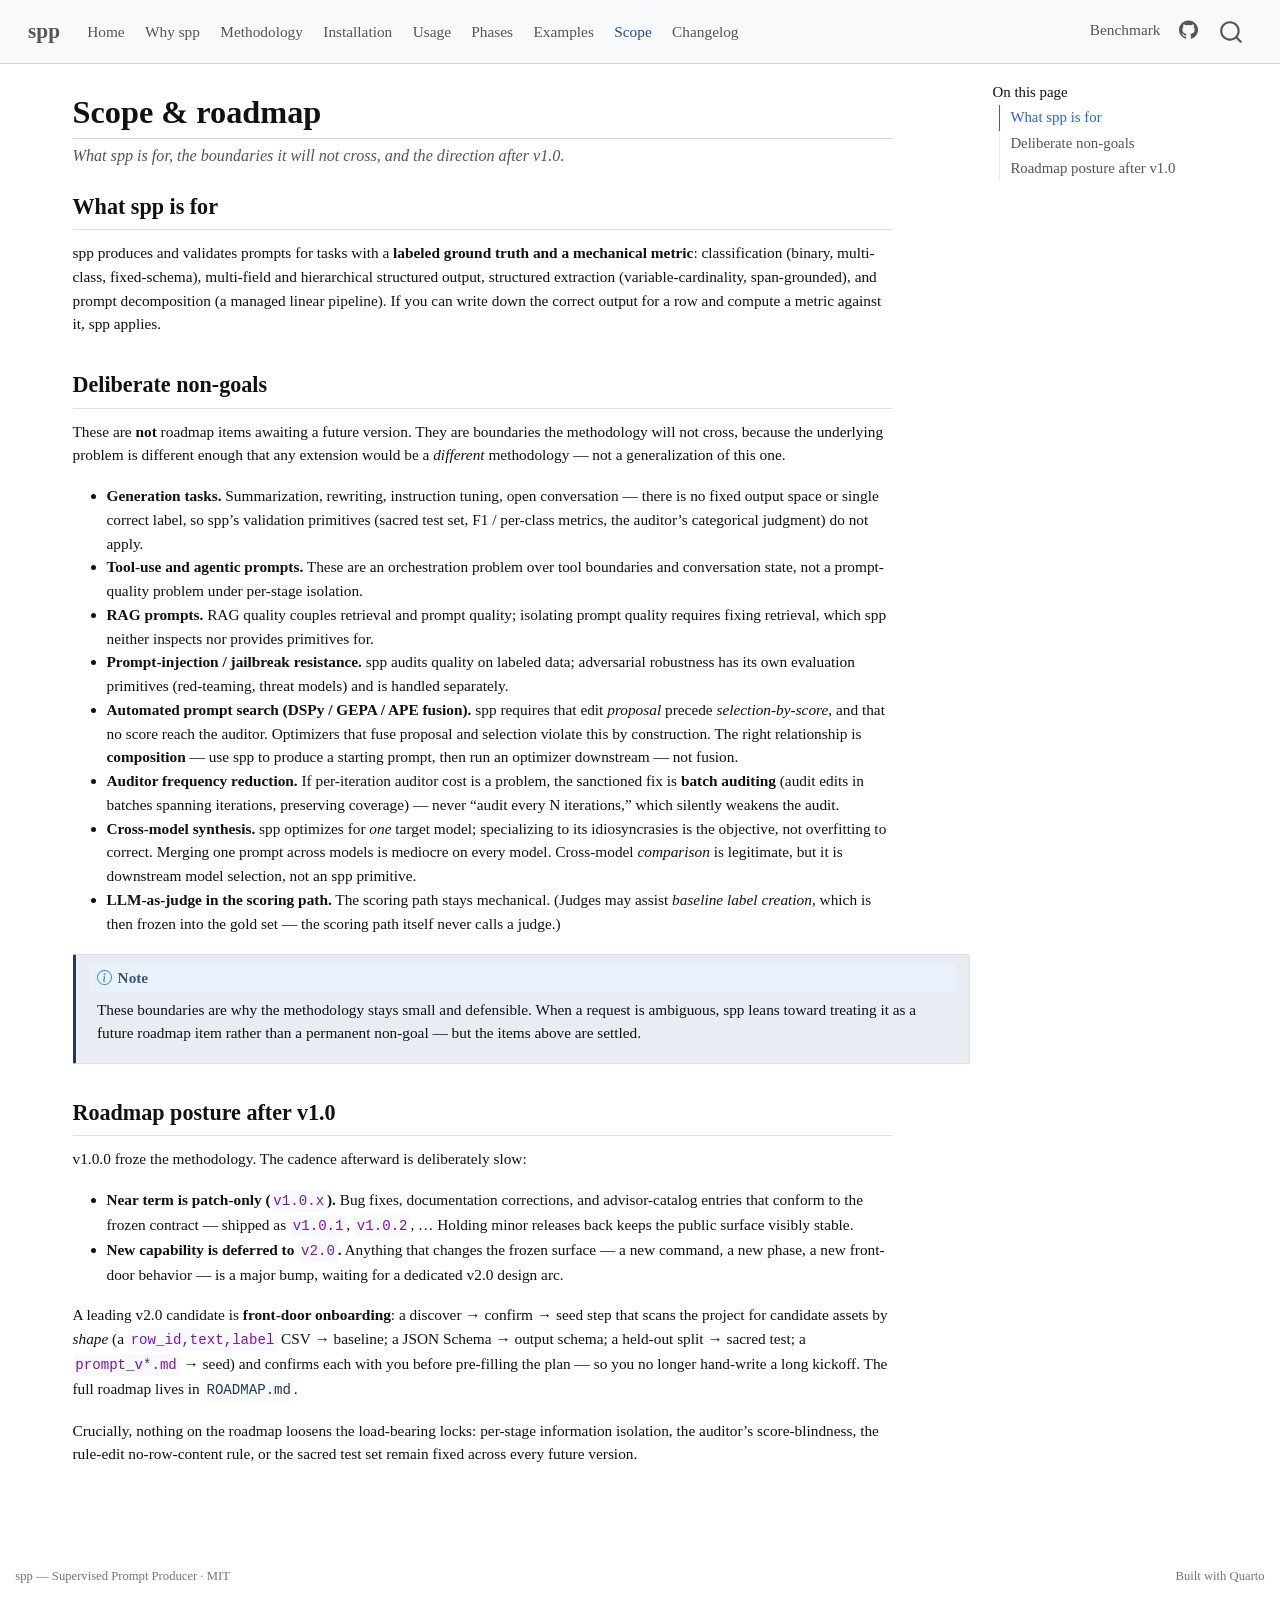
<file: scope.html>
<!DOCTYPE html>
<html xmlns="http://www.w3.org/1999/xhtml" lang="en" xml:lang="en"><head>

<meta charset="utf-8">
<meta name="generator" content="quarto-1.7.33">

<meta name="viewport" content="width=device-width, initial-scale=1.0, user-scalable=yes">


<title>Scope &amp; roadmap – spp</title>
<style>
code{white-space: pre-wrap;}
span.smallcaps{font-variant: small-caps;}
div.columns{display: flex; gap: min(4vw, 1.5em);}
div.column{flex: auto; overflow-x: auto;}
div.hanging-indent{margin-left: 1.5em; text-indent: -1.5em;}
ul.task-list{list-style: none;}
ul.task-list li input[type="checkbox"] {
  width: 0.8em;
  margin: 0 0.8em 0.2em -1em; /* quarto-specific, see https://github.com/quarto-dev/quarto-cli/issues/4556 */ 
  vertical-align: middle;
}
</style>


<script src="site_libs/quarto-nav/quarto-nav.js"></script>
<script src="site_libs/quarto-nav/headroom.min.js"></script>
<script src="site_libs/clipboard/clipboard.min.js"></script>
<script src="site_libs/quarto-search/autocomplete.umd.js"></script>
<script src="site_libs/quarto-search/fuse.min.js"></script>
<script src="site_libs/quarto-search/quarto-search.js"></script>
<meta name="quarto:offset" content="./">
<script src="site_libs/quarto-html/quarto.js" type="module"></script>
<script src="site_libs/quarto-html/tabsets/tabsets.js" type="module"></script>
<script src="site_libs/quarto-html/popper.min.js"></script>
<script src="site_libs/quarto-html/tippy.umd.min.js"></script>
<script src="site_libs/quarto-html/anchor.min.js"></script>
<link href="site_libs/quarto-html/tippy.css" rel="stylesheet">
<link href="site_libs/quarto-html/quarto-syntax-highlighting-ea385d0e468b0dd5ea5bf0780b1290d9.css" rel="stylesheet" id="quarto-text-highlighting-styles">
<script src="site_libs/bootstrap/bootstrap.min.js"></script>
<link href="site_libs/bootstrap/bootstrap-icons.css" rel="stylesheet">
<link href="site_libs/bootstrap/bootstrap-5414739f60c38bf3027bdbd5d01afad0.min.css" rel="stylesheet" append-hash="true" id="quarto-bootstrap" data-mode="light">
<script id="quarto-search-options" type="application/json">{
  "location": "navbar",
  "copy-button": false,
  "collapse-after": 3,
  "panel-placement": "end",
  "type": "overlay",
  "limit": 50,
  "keyboard-shortcut": [
    "f",
    "/",
    "s"
  ],
  "show-item-context": false,
  "language": {
    "search-no-results-text": "No results",
    "search-matching-documents-text": "matching documents",
    "search-copy-link-title": "Copy link to search",
    "search-hide-matches-text": "Hide additional matches",
    "search-more-match-text": "more match in this document",
    "search-more-matches-text": "more matches in this document",
    "search-clear-button-title": "Clear",
    "search-text-placeholder": "",
    "search-detached-cancel-button-title": "Cancel",
    "search-submit-button-title": "Submit",
    "search-label": "Search"
  }
}</script>
<style>html{ scroll-behavior: smooth; }</style>


<link rel="stylesheet" href="styles/report.css">
</head>

<body class="nav-fixed quarto-light">

<div id="quarto-search-results"></div>
  <header id="quarto-header" class="headroom fixed-top">
    <nav class="navbar navbar-expand-lg " data-bs-theme="dark">
      <div class="navbar-container container-fluid">
      <div class="navbar-brand-container mx-auto">
    <a class="navbar-brand" href="./index.html">
    <span class="navbar-title">spp</span>
    </a>
  </div>
            <div id="quarto-search" class="" title="Search"></div>
          <button class="navbar-toggler" type="button" data-bs-toggle="collapse" data-bs-target="#navbarCollapse" aria-controls="navbarCollapse" role="menu" aria-expanded="false" aria-label="Toggle navigation" onclick="if (window.quartoToggleHeadroom) { window.quartoToggleHeadroom(); }">
  <span class="navbar-toggler-icon"></span>
</button>
          <div class="collapse navbar-collapse" id="navbarCollapse">
            <ul class="navbar-nav navbar-nav-scroll me-auto">
  <li class="nav-item">
    <a class="nav-link" href="./index.html"> 
<span class="menu-text">Home</span></a>
  </li>  
  <li class="nav-item">
    <a class="nav-link" href="./why-spp.html"> 
<span class="menu-text">Why spp</span></a>
  </li>  
  <li class="nav-item">
    <a class="nav-link" href="./methodology.html"> 
<span class="menu-text">Methodology</span></a>
  </li>  
  <li class="nav-item">
    <a class="nav-link" href="./installation.html"> 
<span class="menu-text">Installation</span></a>
  </li>  
  <li class="nav-item">
    <a class="nav-link" href="./usage.html"> 
<span class="menu-text">Usage</span></a>
  </li>  
  <li class="nav-item">
    <a class="nav-link" href="./phases.html"> 
<span class="menu-text">Phases</span></a>
  </li>  
  <li class="nav-item">
    <a class="nav-link" href="./examples.html"> 
<span class="menu-text">Examples</span></a>
  </li>  
  <li class="nav-item">
    <a class="nav-link active" href="./scope.html" aria-current="page"> 
<span class="menu-text">Scope</span></a>
  </li>  
  <li class="nav-item">
    <a class="nav-link" href="./changelog.html"> 
<span class="menu-text">Changelog</span></a>
  </li>  
</ul>
            <ul class="navbar-nav navbar-nav-scroll ms-auto">
  <li class="nav-item">
    <a class="nav-link" href="https://jaylbean.github.io/spp-benchmark/"> 
<span class="menu-text">Benchmark</span></a>
  </li>  
  <li class="nav-item compact">
    <a class="nav-link" href="https://github.com/JayLBean/supervised-prompt-producer"> <i class="bi bi-github" role="img" aria-label="spp GitHub repository">
</i> 
<span class="menu-text"></span></a>
  </li>  
</ul>
          </div> <!-- /navcollapse -->
            <div class="quarto-navbar-tools">
</div>
      </div> <!-- /container-fluid -->
    </nav>
</header>
<!-- content -->
<div id="quarto-content" class="quarto-container page-columns page-rows-contents page-layout-full page-navbar">
<!-- sidebar -->
<!-- margin-sidebar -->
    <div id="quarto-margin-sidebar" class="sidebar margin-sidebar">
        <nav id="TOC" role="doc-toc" class="toc-active">
    <h2 id="toc-title">On this page</h2>
   
  <ul>
  <li><a href="#what-spp-is-for" id="toc-what-spp-is-for" class="nav-link active" data-scroll-target="#what-spp-is-for">What spp is for</a></li>
  <li><a href="#deliberate-non-goals" id="toc-deliberate-non-goals" class="nav-link" data-scroll-target="#deliberate-non-goals">Deliberate non-goals</a></li>
  <li><a href="#roadmap-posture-after-v1.0" id="toc-roadmap-posture-after-v1.0" class="nav-link" data-scroll-target="#roadmap-posture-after-v1.0">Roadmap posture after v1.0</a></li>
  </ul>
</nav>
    </div>
<!-- main -->
<main class="content column-page-left" id="quarto-document-content">

<header id="title-block-header" class="quarto-title-block default">
<div class="quarto-title">
<h1 class="title">Scope &amp; roadmap</h1>
<p class="subtitle lead">What spp is for, the boundaries it will not cross, and the direction after v1.0.</p>
</div>



<div class="quarto-title-meta column-page-left">

    
  
    
  </div>
  


</header>


<section id="what-spp-is-for" class="level2">
<h2 class="anchored" data-anchor-id="what-spp-is-for">What spp is for</h2>
<p>spp produces and validates prompts for tasks with a <strong>labeled ground truth and a mechanical metric</strong>: classification (binary, multi-class, fixed-schema), multi-field and hierarchical structured output, structured extraction (variable-cardinality, span-grounded), and prompt decomposition (a managed linear pipeline). If you can write down the correct output for a row and compute a metric against it, spp applies.</p>
</section>
<section id="deliberate-non-goals" class="level2">
<h2 class="anchored" data-anchor-id="deliberate-non-goals">Deliberate non-goals</h2>
<p>These are <strong>not</strong> roadmap items awaiting a future version. They are boundaries the methodology will not cross, because the underlying problem is different enough that any extension would be a <em>different</em> methodology — not a generalization of this one.</p>
<ul>
<li><strong>Generation tasks.</strong> Summarization, rewriting, instruction tuning, open conversation — there is no fixed output space or single correct label, so spp’s validation primitives (sacred test set, F1 / per-class metrics, the auditor’s categorical judgment) do not apply.</li>
<li><strong>Tool-use and agentic prompts.</strong> These are an orchestration problem over tool boundaries and conversation state, not a prompt-quality problem under per-stage isolation.</li>
<li><strong>RAG prompts.</strong> RAG quality couples retrieval and prompt quality; isolating prompt quality requires fixing retrieval, which spp neither inspects nor provides primitives for.</li>
<li><strong>Prompt-injection / jailbreak resistance.</strong> spp audits quality on labeled data; adversarial robustness has its own evaluation primitives (red-teaming, threat models) and is handled separately.</li>
<li><strong>Automated prompt search (DSPy / GEPA / APE fusion).</strong> spp requires that edit <em>proposal</em> precede <em>selection-by-score</em>, and that no score reach the auditor. Optimizers that fuse proposal and selection violate this by construction. The right relationship is <strong>composition</strong> — use spp to produce a starting prompt, then run an optimizer downstream — not fusion.</li>
<li><strong>Auditor frequency reduction.</strong> If per-iteration auditor cost is a problem, the sanctioned fix is <strong>batch auditing</strong> (audit edits in batches spanning iterations, preserving coverage) — never “audit every N iterations,” which silently weakens the audit.</li>
<li><strong>Cross-model synthesis.</strong> spp optimizes for <em>one</em> target model; specializing to its idiosyncrasies is the objective, not overfitting to correct. Merging one prompt across models is mediocre on every model. Cross-model <em>comparison</em> is legitimate, but it is downstream model selection, not an spp primitive.</li>
<li><strong>LLM-as-judge in the scoring path.</strong> The scoring path stays mechanical. (Judges may assist <em>baseline label creation</em>, which is then frozen into the gold set — the scoring path itself never calls a judge.)</li>
</ul>
<div class="callout callout-style-default callout-note callout-titled">
<div class="callout-header d-flex align-content-center">
<div class="callout-icon-container">
<i class="callout-icon"></i>
</div>
<div class="callout-title-container flex-fill">
Note
</div>
</div>
<div class="callout-body-container callout-body">
<p>These boundaries are why the methodology stays small and defensible. When a request is ambiguous, spp leans toward treating it as a future roadmap item rather than a permanent non-goal — but the items above are settled.</p>
</div>
</div>
</section>
<section id="roadmap-posture-after-v1.0" class="level2">
<h2 class="anchored" data-anchor-id="roadmap-posture-after-v1.0">Roadmap posture after v1.0</h2>
<p>v1.0.0 froze the methodology. The cadence afterward is deliberately slow:</p>
<ul>
<li><strong>Near term is patch-only (<code>v1.0.x</code>).</strong> Bug fixes, documentation corrections, and advisor-catalog entries that conform to the frozen contract — shipped as <code>v1.0.1</code>, <code>v1.0.2</code>, … Holding minor releases back keeps the public surface visibly stable.</li>
<li><strong>New capability is deferred to <code>v2.0</code>.</strong> Anything that changes the frozen surface — a new command, a new phase, a new front-door behavior — is a major bump, waiting for a dedicated v2.0 design arc.</li>
</ul>
<p>A leading v2.0 candidate is <strong>front-door onboarding</strong>: a discover → confirm → seed step that scans the project for candidate assets by <em>shape</em> (a <code>row_id,text,label</code> CSV → baseline; a JSON Schema → output schema; a held-out split → sacred test; a <code>prompt_v*.md</code> → seed) and confirms each with you before pre-filling the plan — so you no longer hand-write a long kickoff. The full roadmap lives in <a href="https://github.com/JayLBean/supervised-prompt-producer/blob/main/ROADMAP.md"><code>ROADMAP.md</code></a>.</p>
<p>Crucially, nothing on the roadmap loosens the load-bearing locks: per-stage information isolation, the auditor’s score-blindness, the rule-edit no-row-content rule, or the sacred test set remain fixed across every future version.</p>


</section>

</main> <!-- /main -->
<script id="quarto-html-after-body" type="application/javascript">
  window.document.addEventListener("DOMContentLoaded", function (event) {
    const icon = "";
    const anchorJS = new window.AnchorJS();
    anchorJS.options = {
      placement: 'right',
      icon: icon
    };
    anchorJS.add('.anchored');
    const isCodeAnnotation = (el) => {
      for (const clz of el.classList) {
        if (clz.startsWith('code-annotation-')) {                     
          return true;
        }
      }
      return false;
    }
    const onCopySuccess = function(e) {
      // button target
      const button = e.trigger;
      // don't keep focus
      button.blur();
      // flash "checked"
      button.classList.add('code-copy-button-checked');
      var currentTitle = button.getAttribute("title");
      button.setAttribute("title", "Copied!");
      let tooltip;
      if (window.bootstrap) {
        button.setAttribute("data-bs-toggle", "tooltip");
        button.setAttribute("data-bs-placement", "left");
        button.setAttribute("data-bs-title", "Copied!");
        tooltip = new bootstrap.Tooltip(button, 
          { trigger: "manual", 
            customClass: "code-copy-button-tooltip",
            offset: [0, -8]});
        tooltip.show();    
      }
      setTimeout(function() {
        if (tooltip) {
          tooltip.hide();
          button.removeAttribute("data-bs-title");
          button.removeAttribute("data-bs-toggle");
          button.removeAttribute("data-bs-placement");
        }
        button.setAttribute("title", currentTitle);
        button.classList.remove('code-copy-button-checked');
      }, 1000);
      // clear code selection
      e.clearSelection();
    }
    const getTextToCopy = function(trigger) {
        const codeEl = trigger.previousElementSibling.cloneNode(true);
        for (const childEl of codeEl.children) {
          if (isCodeAnnotation(childEl)) {
            childEl.remove();
          }
        }
        return codeEl.innerText;
    }
    const clipboard = new window.ClipboardJS('.code-copy-button:not([data-in-quarto-modal])', {
      text: getTextToCopy
    });
    clipboard.on('success', onCopySuccess);
    if (window.document.getElementById('quarto-embedded-source-code-modal')) {
      const clipboardModal = new window.ClipboardJS('.code-copy-button[data-in-quarto-modal]', {
        text: getTextToCopy,
        container: window.document.getElementById('quarto-embedded-source-code-modal')
      });
      clipboardModal.on('success', onCopySuccess);
    }
      var localhostRegex = new RegExp(/^(?:http|https):\/\/localhost\:?[0-9]*\//);
      var mailtoRegex = new RegExp(/^mailto:/);
        var filterRegex = new RegExp("https:\/\/jaylbean\.github\.io\/spp-site\/");
      var isInternal = (href) => {
          return filterRegex.test(href) || localhostRegex.test(href) || mailtoRegex.test(href);
      }
      // Inspect non-navigation links and adorn them if external
     var links = window.document.querySelectorAll('a[href]:not(.nav-link):not(.navbar-brand):not(.toc-action):not(.sidebar-link):not(.sidebar-item-toggle):not(.pagination-link):not(.no-external):not([aria-hidden]):not(.dropdown-item):not(.quarto-navigation-tool):not(.about-link)');
      for (var i=0; i<links.length; i++) {
        const link = links[i];
        if (!isInternal(link.href)) {
          // undo the damage that might have been done by quarto-nav.js in the case of
          // links that we want to consider external
          if (link.dataset.originalHref !== undefined) {
            link.href = link.dataset.originalHref;
          }
            // target, if specified
            link.setAttribute("target", "_blank");
            if (link.getAttribute("rel") === null) {
              link.setAttribute("rel", "noopener");
            }
        }
      }
    function tippyHover(el, contentFn, onTriggerFn, onUntriggerFn) {
      const config = {
        allowHTML: true,
        maxWidth: 500,
        delay: 100,
        arrow: false,
        appendTo: function(el) {
            return el.parentElement;
        },
        interactive: true,
        interactiveBorder: 10,
        theme: 'quarto',
        placement: 'bottom-start',
      };
      if (contentFn) {
        config.content = contentFn;
      }
      if (onTriggerFn) {
        config.onTrigger = onTriggerFn;
      }
      if (onUntriggerFn) {
        config.onUntrigger = onUntriggerFn;
      }
      window.tippy(el, config); 
    }
    const noterefs = window.document.querySelectorAll('a[role="doc-noteref"]');
    for (var i=0; i<noterefs.length; i++) {
      const ref = noterefs[i];
      tippyHover(ref, function() {
        // use id or data attribute instead here
        let href = ref.getAttribute('data-footnote-href') || ref.getAttribute('href');
        try { href = new URL(href).hash; } catch {}
        const id = href.replace(/^#\/?/, "");
        const note = window.document.getElementById(id);
        if (note) {
          return note.innerHTML;
        } else {
          return "";
        }
      });
    }
    const xrefs = window.document.querySelectorAll('a.quarto-xref');
    const processXRef = (id, note) => {
      // Strip column container classes
      const stripColumnClz = (el) => {
        el.classList.remove("page-full", "page-columns");
        if (el.children) {
          for (const child of el.children) {
            stripColumnClz(child);
          }
        }
      }
      stripColumnClz(note)
      if (id === null || id.startsWith('sec-')) {
        // Special case sections, only their first couple elements
        const container = document.createElement("div");
        if (note.children && note.children.length > 2) {
          container.appendChild(note.children[0].cloneNode(true));
          for (let i = 1; i < note.children.length; i++) {
            const child = note.children[i];
            if (child.tagName === "P" && child.innerText === "") {
              continue;
            } else {
              container.appendChild(child.cloneNode(true));
              break;
            }
          }
          if (window.Quarto?.typesetMath) {
            window.Quarto.typesetMath(container);
          }
          return container.innerHTML
        } else {
          if (window.Quarto?.typesetMath) {
            window.Quarto.typesetMath(note);
          }
          return note.innerHTML;
        }
      } else {
        // Remove any anchor links if they are present
        const anchorLink = note.querySelector('a.anchorjs-link');
        if (anchorLink) {
          anchorLink.remove();
        }
        if (window.Quarto?.typesetMath) {
          window.Quarto.typesetMath(note);
        }
        if (note.classList.contains("callout")) {
          return note.outerHTML;
        } else {
          return note.innerHTML;
        }
      }
    }
    for (var i=0; i<xrefs.length; i++) {
      const xref = xrefs[i];
      tippyHover(xref, undefined, function(instance) {
        instance.disable();
        let url = xref.getAttribute('href');
        let hash = undefined; 
        if (url.startsWith('#')) {
          hash = url;
        } else {
          try { hash = new URL(url).hash; } catch {}
        }
        if (hash) {
          const id = hash.replace(/^#\/?/, "");
          const note = window.document.getElementById(id);
          if (note !== null) {
            try {
              const html = processXRef(id, note.cloneNode(true));
              instance.setContent(html);
            } finally {
              instance.enable();
              instance.show();
            }
          } else {
            // See if we can fetch this
            fetch(url.split('#')[0])
            .then(res => res.text())
            .then(html => {
              const parser = new DOMParser();
              const htmlDoc = parser.parseFromString(html, "text/html");
              const note = htmlDoc.getElementById(id);
              if (note !== null) {
                const html = processXRef(id, note);
                instance.setContent(html);
              } 
            }).finally(() => {
              instance.enable();
              instance.show();
            });
          }
        } else {
          // See if we can fetch a full url (with no hash to target)
          // This is a special case and we should probably do some content thinning / targeting
          fetch(url)
          .then(res => res.text())
          .then(html => {
            const parser = new DOMParser();
            const htmlDoc = parser.parseFromString(html, "text/html");
            const note = htmlDoc.querySelector('main.content');
            if (note !== null) {
              // This should only happen for chapter cross references
              // (since there is no id in the URL)
              // remove the first header
              if (note.children.length > 0 && note.children[0].tagName === "HEADER") {
                note.children[0].remove();
              }
              const html = processXRef(null, note);
              instance.setContent(html);
            } 
          }).finally(() => {
            instance.enable();
            instance.show();
          });
        }
      }, function(instance) {
      });
    }
        let selectedAnnoteEl;
        const selectorForAnnotation = ( cell, annotation) => {
          let cellAttr = 'data-code-cell="' + cell + '"';
          let lineAttr = 'data-code-annotation="' +  annotation + '"';
          const selector = 'span[' + cellAttr + '][' + lineAttr + ']';
          return selector;
        }
        const selectCodeLines = (annoteEl) => {
          const doc = window.document;
          const targetCell = annoteEl.getAttribute("data-target-cell");
          const targetAnnotation = annoteEl.getAttribute("data-target-annotation");
          const annoteSpan = window.document.querySelector(selectorForAnnotation(targetCell, targetAnnotation));
          const lines = annoteSpan.getAttribute("data-code-lines").split(",");
          const lineIds = lines.map((line) => {
            return targetCell + "-" + line;
          })
          let top = null;
          let height = null;
          let parent = null;
          if (lineIds.length > 0) {
              //compute the position of the single el (top and bottom and make a div)
              const el = window.document.getElementById(lineIds[0]);
              top = el.offsetTop;
              height = el.offsetHeight;
              parent = el.parentElement.parentElement;
            if (lineIds.length > 1) {
              const lastEl = window.document.getElementById(lineIds[lineIds.length - 1]);
              const bottom = lastEl.offsetTop + lastEl.offsetHeight;
              height = bottom - top;
            }
            if (top !== null && height !== null && parent !== null) {
              // cook up a div (if necessary) and position it 
              let div = window.document.getElementById("code-annotation-line-highlight");
              if (div === null) {
                div = window.document.createElement("div");
                div.setAttribute("id", "code-annotation-line-highlight");
                div.style.position = 'absolute';
                parent.appendChild(div);
              }
              div.style.top = top - 2 + "px";
              div.style.height = height + 4 + "px";
              div.style.left = 0;
              let gutterDiv = window.document.getElementById("code-annotation-line-highlight-gutter");
              if (gutterDiv === null) {
                gutterDiv = window.document.createElement("div");
                gutterDiv.setAttribute("id", "code-annotation-line-highlight-gutter");
                gutterDiv.style.position = 'absolute';
                const codeCell = window.document.getElementById(targetCell);
                const gutter = codeCell.querySelector('.code-annotation-gutter');
                gutter.appendChild(gutterDiv);
              }
              gutterDiv.style.top = top - 2 + "px";
              gutterDiv.style.height = height + 4 + "px";
            }
            selectedAnnoteEl = annoteEl;
          }
        };
        const unselectCodeLines = () => {
          const elementsIds = ["code-annotation-line-highlight", "code-annotation-line-highlight-gutter"];
          elementsIds.forEach((elId) => {
            const div = window.document.getElementById(elId);
            if (div) {
              div.remove();
            }
          });
          selectedAnnoteEl = undefined;
        };
          // Handle positioning of the toggle
      window.addEventListener(
        "resize",
        throttle(() => {
          elRect = undefined;
          if (selectedAnnoteEl) {
            selectCodeLines(selectedAnnoteEl);
          }
        }, 10)
      );
      function throttle(fn, ms) {
      let throttle = false;
      let timer;
        return (...args) => {
          if(!throttle) { // first call gets through
              fn.apply(this, args);
              throttle = true;
          } else { // all the others get throttled
              if(timer) clearTimeout(timer); // cancel #2
              timer = setTimeout(() => {
                fn.apply(this, args);
                timer = throttle = false;
              }, ms);
          }
        };
      }
        // Attach click handler to the DT
        const annoteDls = window.document.querySelectorAll('dt[data-target-cell]');
        for (const annoteDlNode of annoteDls) {
          annoteDlNode.addEventListener('click', (event) => {
            const clickedEl = event.target;
            if (clickedEl !== selectedAnnoteEl) {
              unselectCodeLines();
              const activeEl = window.document.querySelector('dt[data-target-cell].code-annotation-active');
              if (activeEl) {
                activeEl.classList.remove('code-annotation-active');
              }
              selectCodeLines(clickedEl);
              clickedEl.classList.add('code-annotation-active');
            } else {
              // Unselect the line
              unselectCodeLines();
              clickedEl.classList.remove('code-annotation-active');
            }
          });
        }
    const findCites = (el) => {
      const parentEl = el.parentElement;
      if (parentEl) {
        const cites = parentEl.dataset.cites;
        if (cites) {
          return {
            el,
            cites: cites.split(' ')
          };
        } else {
          return findCites(el.parentElement)
        }
      } else {
        return undefined;
      }
    };
    var bibliorefs = window.document.querySelectorAll('a[role="doc-biblioref"]');
    for (var i=0; i<bibliorefs.length; i++) {
      const ref = bibliorefs[i];
      const citeInfo = findCites(ref);
      if (citeInfo) {
        tippyHover(citeInfo.el, function() {
          var popup = window.document.createElement('div');
          citeInfo.cites.forEach(function(cite) {
            var citeDiv = window.document.createElement('div');
            citeDiv.classList.add('hanging-indent');
            citeDiv.classList.add('csl-entry');
            var biblioDiv = window.document.getElementById('ref-' + cite);
            if (biblioDiv) {
              citeDiv.innerHTML = biblioDiv.innerHTML;
            }
            popup.appendChild(citeDiv);
          });
          return popup.innerHTML;
        });
      }
    }
  });
  </script>
</div> <!-- /content -->
<footer class="footer">
  <div class="nav-footer">
    <div class="nav-footer-left">
<p>spp — Supervised Prompt Producer · MIT</p>
</div>   
    <div class="nav-footer-center">
      &nbsp;
    </div>
    <div class="nav-footer-right">
<p>Built with <a href="https://quarto.org">Quarto</a></p>
</div>
  </div>
</footer>




<script src="site_libs/quarto-html/zenscroll-min.js"></script>
</body></html>
</file>
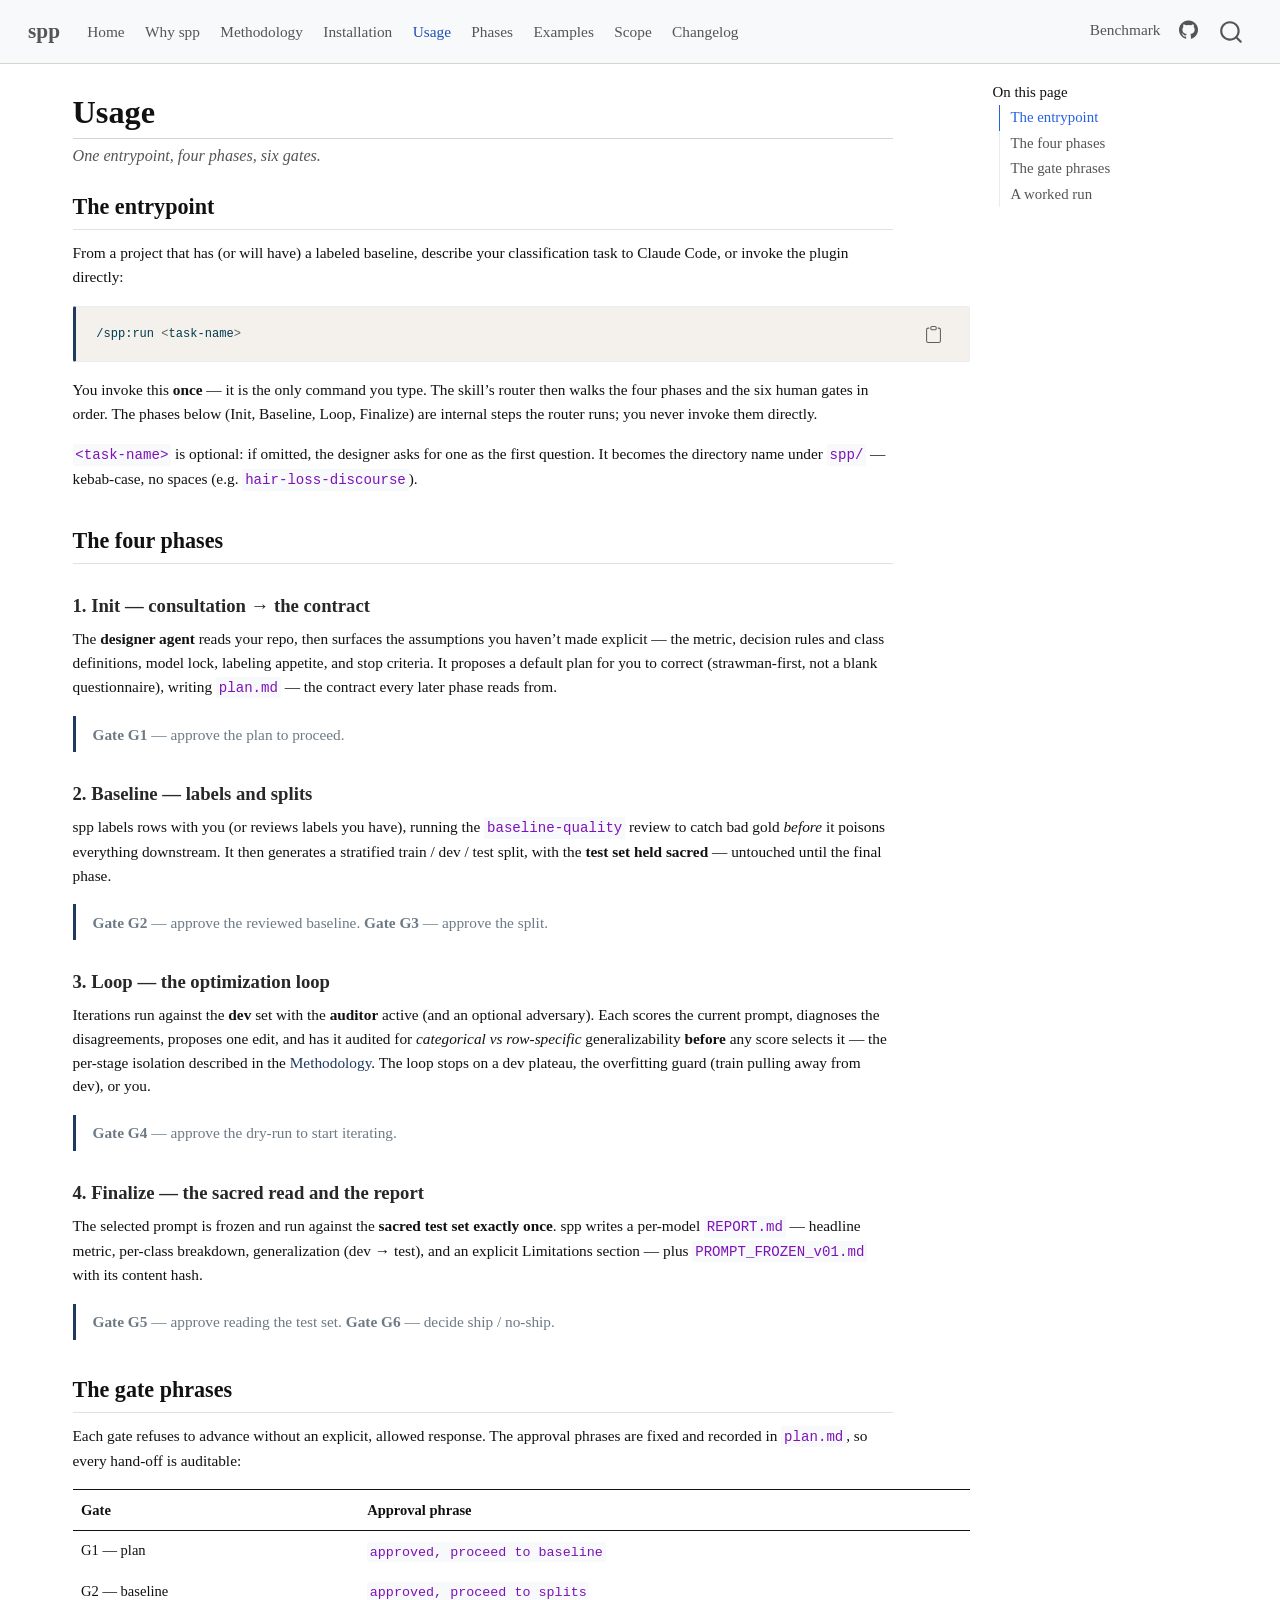
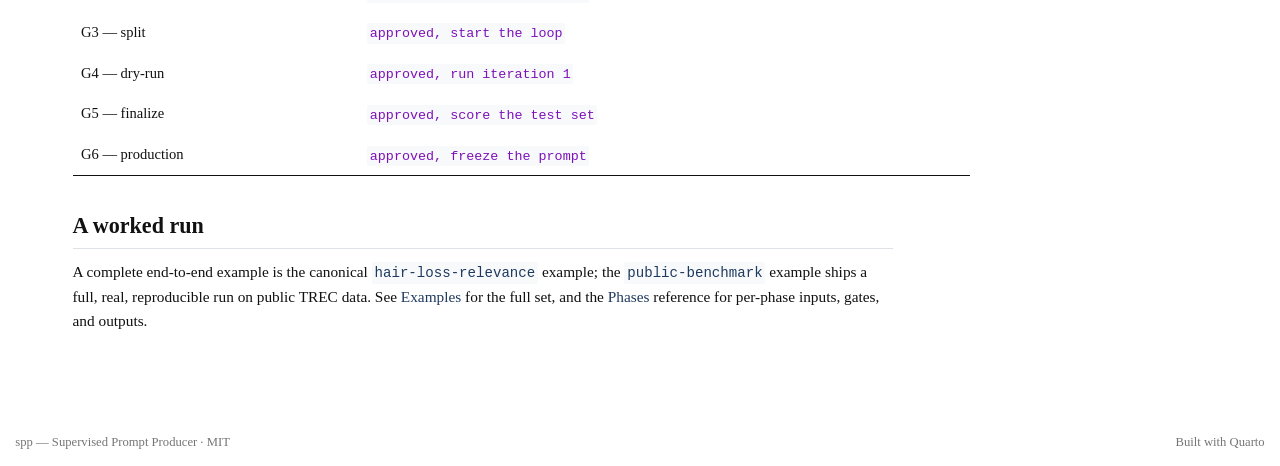
<file: usage.html>
<!DOCTYPE html>
<html xmlns="http://www.w3.org/1999/xhtml" lang="en" xml:lang="en"><head>

<meta charset="utf-8">
<meta name="generator" content="quarto-1.7.33">

<meta name="viewport" content="width=device-width, initial-scale=1.0, user-scalable=yes">


<title>Usage – spp</title>
<style>
code{white-space: pre-wrap;}
span.smallcaps{font-variant: small-caps;}
div.columns{display: flex; gap: min(4vw, 1.5em);}
div.column{flex: auto; overflow-x: auto;}
div.hanging-indent{margin-left: 1.5em; text-indent: -1.5em;}
ul.task-list{list-style: none;}
ul.task-list li input[type="checkbox"] {
  width: 0.8em;
  margin: 0 0.8em 0.2em -1em; /* quarto-specific, see https://github.com/quarto-dev/quarto-cli/issues/4556 */ 
  vertical-align: middle;
}
/* CSS for syntax highlighting */
html { -webkit-text-size-adjust: 100%; }
pre > code.sourceCode { white-space: pre; position: relative; }
pre > code.sourceCode > span { display: inline-block; line-height: 1.25; }
pre > code.sourceCode > span:empty { height: 1.2em; }
.sourceCode { overflow: visible; }
code.sourceCode > span { color: inherit; text-decoration: inherit; }
div.sourceCode { margin: 1em 0; }
pre.sourceCode { margin: 0; }
@media screen {
div.sourceCode { overflow: auto; }
}
@media print {
pre > code.sourceCode { white-space: pre-wrap; }
pre > code.sourceCode > span { text-indent: -5em; padding-left: 5em; }
}
pre.numberSource code
  { counter-reset: source-line 0; }
pre.numberSource code > span
  { position: relative; left: -4em; counter-increment: source-line; }
pre.numberSource code > span > a:first-child::before
  { content: counter(source-line);
    position: relative; left: -1em; text-align: right; vertical-align: baseline;
    border: none; display: inline-block;
    -webkit-touch-callout: none; -webkit-user-select: none;
    -khtml-user-select: none; -moz-user-select: none;
    -ms-user-select: none; user-select: none;
    padding: 0 4px; width: 4em;
  }
pre.numberSource { margin-left: 3em;  padding-left: 4px; }
div.sourceCode
  {   }
@media screen {
pre > code.sourceCode > span > a:first-child::before { text-decoration: underline; }
}
</style>


<script src="site_libs/quarto-nav/quarto-nav.js"></script>
<script src="site_libs/quarto-nav/headroom.min.js"></script>
<script src="site_libs/clipboard/clipboard.min.js"></script>
<script src="site_libs/quarto-search/autocomplete.umd.js"></script>
<script src="site_libs/quarto-search/fuse.min.js"></script>
<script src="site_libs/quarto-search/quarto-search.js"></script>
<meta name="quarto:offset" content="./">
<script src="site_libs/quarto-html/quarto.js" type="module"></script>
<script src="site_libs/quarto-html/tabsets/tabsets.js" type="module"></script>
<script src="site_libs/quarto-html/popper.min.js"></script>
<script src="site_libs/quarto-html/tippy.umd.min.js"></script>
<script src="site_libs/quarto-html/anchor.min.js"></script>
<link href="site_libs/quarto-html/tippy.css" rel="stylesheet">
<link href="site_libs/quarto-html/quarto-syntax-highlighting-ea385d0e468b0dd5ea5bf0780b1290d9.css" rel="stylesheet" id="quarto-text-highlighting-styles">
<script src="site_libs/bootstrap/bootstrap.min.js"></script>
<link href="site_libs/bootstrap/bootstrap-icons.css" rel="stylesheet">
<link href="site_libs/bootstrap/bootstrap-5414739f60c38bf3027bdbd5d01afad0.min.css" rel="stylesheet" append-hash="true" id="quarto-bootstrap" data-mode="light">
<script id="quarto-search-options" type="application/json">{
  "location": "navbar",
  "copy-button": false,
  "collapse-after": 3,
  "panel-placement": "end",
  "type": "overlay",
  "limit": 50,
  "keyboard-shortcut": [
    "f",
    "/",
    "s"
  ],
  "show-item-context": false,
  "language": {
    "search-no-results-text": "No results",
    "search-matching-documents-text": "matching documents",
    "search-copy-link-title": "Copy link to search",
    "search-hide-matches-text": "Hide additional matches",
    "search-more-match-text": "more match in this document",
    "search-more-matches-text": "more matches in this document",
    "search-clear-button-title": "Clear",
    "search-text-placeholder": "",
    "search-detached-cancel-button-title": "Cancel",
    "search-submit-button-title": "Submit",
    "search-label": "Search"
  }
}</script>
<style>html{ scroll-behavior: smooth; }</style>


<link rel="stylesheet" href="styles/report.css">
</head>

<body class="nav-fixed quarto-light">

<div id="quarto-search-results"></div>
  <header id="quarto-header" class="headroom fixed-top">
    <nav class="navbar navbar-expand-lg " data-bs-theme="dark">
      <div class="navbar-container container-fluid">
      <div class="navbar-brand-container mx-auto">
    <a class="navbar-brand" href="./index.html">
    <span class="navbar-title">spp</span>
    </a>
  </div>
            <div id="quarto-search" class="" title="Search"></div>
          <button class="navbar-toggler" type="button" data-bs-toggle="collapse" data-bs-target="#navbarCollapse" aria-controls="navbarCollapse" role="menu" aria-expanded="false" aria-label="Toggle navigation" onclick="if (window.quartoToggleHeadroom) { window.quartoToggleHeadroom(); }">
  <span class="navbar-toggler-icon"></span>
</button>
          <div class="collapse navbar-collapse" id="navbarCollapse">
            <ul class="navbar-nav navbar-nav-scroll me-auto">
  <li class="nav-item">
    <a class="nav-link" href="./index.html"> 
<span class="menu-text">Home</span></a>
  </li>  
  <li class="nav-item">
    <a class="nav-link" href="./why-spp.html"> 
<span class="menu-text">Why spp</span></a>
  </li>  
  <li class="nav-item">
    <a class="nav-link" href="./methodology.html"> 
<span class="menu-text">Methodology</span></a>
  </li>  
  <li class="nav-item">
    <a class="nav-link" href="./installation.html"> 
<span class="menu-text">Installation</span></a>
  </li>  
  <li class="nav-item">
    <a class="nav-link active" href="./usage.html" aria-current="page"> 
<span class="menu-text">Usage</span></a>
  </li>  
  <li class="nav-item">
    <a class="nav-link" href="./phases.html"> 
<span class="menu-text">Phases</span></a>
  </li>  
  <li class="nav-item">
    <a class="nav-link" href="./examples.html"> 
<span class="menu-text">Examples</span></a>
  </li>  
  <li class="nav-item">
    <a class="nav-link" href="./scope.html"> 
<span class="menu-text">Scope</span></a>
  </li>  
  <li class="nav-item">
    <a class="nav-link" href="./changelog.html"> 
<span class="menu-text">Changelog</span></a>
  </li>  
</ul>
            <ul class="navbar-nav navbar-nav-scroll ms-auto">
  <li class="nav-item">
    <a class="nav-link" href="https://jaylbean.github.io/spp-benchmark/"> 
<span class="menu-text">Benchmark</span></a>
  </li>  
  <li class="nav-item compact">
    <a class="nav-link" href="https://github.com/JayLBean/supervised-prompt-producer"> <i class="bi bi-github" role="img" aria-label="spp GitHub repository">
</i> 
<span class="menu-text"></span></a>
  </li>  
</ul>
          </div> <!-- /navcollapse -->
            <div class="quarto-navbar-tools">
</div>
      </div> <!-- /container-fluid -->
    </nav>
</header>
<!-- content -->
<div id="quarto-content" class="quarto-container page-columns page-rows-contents page-layout-full page-navbar">
<!-- sidebar -->
<!-- margin-sidebar -->
    <div id="quarto-margin-sidebar" class="sidebar margin-sidebar">
        <nav id="TOC" role="doc-toc" class="toc-active">
    <h2 id="toc-title">On this page</h2>
   
  <ul>
  <li><a href="#the-entrypoint" id="toc-the-entrypoint" class="nav-link active" data-scroll-target="#the-entrypoint">The entrypoint</a></li>
  <li><a href="#the-four-phases" id="toc-the-four-phases" class="nav-link" data-scroll-target="#the-four-phases">The four phases</a>
  <ul class="collapse">
  <li><a href="#init-consultation-the-contract" id="toc-init-consultation-the-contract" class="nav-link" data-scroll-target="#init-consultation-the-contract">1. Init — consultation → the contract</a></li>
  <li><a href="#baseline-labels-and-splits" id="toc-baseline-labels-and-splits" class="nav-link" data-scroll-target="#baseline-labels-and-splits">2. Baseline — labels and splits</a></li>
  <li><a href="#loop-the-optimization-loop" id="toc-loop-the-optimization-loop" class="nav-link" data-scroll-target="#loop-the-optimization-loop">3. Loop — the optimization loop</a></li>
  <li><a href="#finalize-the-sacred-read-and-the-report" id="toc-finalize-the-sacred-read-and-the-report" class="nav-link" data-scroll-target="#finalize-the-sacred-read-and-the-report">4. Finalize — the sacred read and the report</a></li>
  </ul></li>
  <li><a href="#the-gate-phrases" id="toc-the-gate-phrases" class="nav-link" data-scroll-target="#the-gate-phrases">The gate phrases</a></li>
  <li><a href="#a-worked-run" id="toc-a-worked-run" class="nav-link" data-scroll-target="#a-worked-run">A worked run</a></li>
  </ul>
</nav>
    </div>
<!-- main -->
<main class="content column-page-left" id="quarto-document-content">

<header id="title-block-header" class="quarto-title-block default">
<div class="quarto-title">
<h1 class="title">Usage</h1>
<p class="subtitle lead">One entrypoint, four phases, six gates.</p>
</div>



<div class="quarto-title-meta column-page-left">

    
  
    
  </div>
  


</header>


<section id="the-entrypoint" class="level2">
<h2 class="anchored" data-anchor-id="the-entrypoint">The entrypoint</h2>
<p>From a project that has (or will have) a labeled baseline, describe your classification task to Claude Code, or invoke the plugin directly:</p>
<div class="sourceCode" id="cb1"><pre class="sourceCode bash code-with-copy"><code class="sourceCode bash"><span id="cb1-1"><a href="#cb1-1" aria-hidden="true" tabindex="-1"></a><span class="ex">/spp:run</span> <span class="op">&lt;</span>task-name<span class="op">&gt;</span></span></code><button title="Copy to Clipboard" class="code-copy-button"><i class="bi"></i></button></pre></div>
<p>You invoke this <strong>once</strong> — it is the only command you type. The skill’s router then walks the four phases and the six human gates in order. The phases below (Init, Baseline, Loop, Finalize) are internal steps the router runs; you never invoke them directly.</p>
<p><code>&lt;task-name&gt;</code> is optional: if omitted, the designer asks for one as the first question. It becomes the directory name under <code>spp/</code> — kebab-case, no spaces (e.g.&nbsp;<code>hair-loss-discourse</code>).</p>
</section>
<section id="the-four-phases" class="level2">
<h2 class="anchored" data-anchor-id="the-four-phases">The four phases</h2>
<section id="init-consultation-the-contract" class="level3">
<h3 class="anchored" data-anchor-id="init-consultation-the-contract">1. Init — consultation → the contract</h3>
<p>The <strong>designer agent</strong> reads your repo, then surfaces the assumptions you haven’t made explicit — the metric, decision rules and class definitions, model lock, labeling appetite, and stop criteria. It proposes a default plan for you to correct (strawman-first, not a blank questionnaire), writing <code>plan.md</code> — the contract every later phase reads from.</p>
<blockquote class="blockquote">
<p><strong>Gate G1</strong> — approve the plan to proceed.</p>
</blockquote>
</section>
<section id="baseline-labels-and-splits" class="level3">
<h3 class="anchored" data-anchor-id="baseline-labels-and-splits">2. Baseline — labels and splits</h3>
<p>spp labels rows with you (or reviews labels you have), running the <code>baseline-quality</code> review to catch bad gold <em>before</em> it poisons everything downstream. It then generates a stratified train / dev / test split, with the <strong>test set held sacred</strong> — untouched until the final phase.</p>
<blockquote class="blockquote">
<p><strong>Gate G2</strong> — approve the reviewed baseline. <strong>Gate G3</strong> — approve the split.</p>
</blockquote>
</section>
<section id="loop-the-optimization-loop" class="level3">
<h3 class="anchored" data-anchor-id="loop-the-optimization-loop">3. Loop — the optimization loop</h3>
<p>Iterations run against the <strong>dev</strong> set with the <strong>auditor</strong> active (and an optional adversary). Each scores the current prompt, diagnoses the disagreements, proposes one edit, and has it audited for <em>categorical vs row-specific</em> generalizability <strong>before</strong> any score selects it — the per-stage isolation described in the <a href="./methodology.html">Methodology</a>. The loop stops on a dev plateau, the overfitting guard (train pulling away from dev), or you.</p>
<blockquote class="blockquote">
<p><strong>Gate G4</strong> — approve the dry-run to start iterating.</p>
</blockquote>
</section>
<section id="finalize-the-sacred-read-and-the-report" class="level3">
<h3 class="anchored" data-anchor-id="finalize-the-sacred-read-and-the-report">4. Finalize — the sacred read and the report</h3>
<p>The selected prompt is frozen and run against the <strong>sacred test set exactly once</strong>. spp writes a per-model <code>REPORT.md</code> — headline metric, per-class breakdown, generalization (dev → test), and an explicit Limitations section — plus <code>PROMPT_FROZEN_v01.md</code> with its content hash.</p>
<blockquote class="blockquote">
<p><strong>Gate G5</strong> — approve reading the test set. <strong>Gate G6</strong> — decide ship / no-ship.</p>
</blockquote>
</section>
</section>
<section id="the-gate-phrases" class="level2">
<h2 class="anchored" data-anchor-id="the-gate-phrases">The gate phrases</h2>
<p>Each gate refuses to advance without an explicit, allowed response. The approval phrases are fixed and recorded in <code>plan.md</code>, so every hand-off is auditable:</p>
<table class="caption-top table">
<thead>
<tr class="header">
<th>Gate</th>
<th>Approval phrase</th>
</tr>
</thead>
<tbody>
<tr class="odd">
<td>G1 — plan</td>
<td><code>approved, proceed to baseline</code></td>
</tr>
<tr class="even">
<td>G2 — baseline</td>
<td><code>approved, proceed to splits</code></td>
</tr>
<tr class="odd">
<td>G3 — split</td>
<td><code>approved, start the loop</code></td>
</tr>
<tr class="even">
<td>G4 — dry-run</td>
<td><code>approved, run iteration 1</code></td>
</tr>
<tr class="odd">
<td>G5 — finalize</td>
<td><code>approved, score the test set</code></td>
</tr>
<tr class="even">
<td>G6 — production</td>
<td><code>approved, freeze the prompt</code></td>
</tr>
</tbody>
</table>
</section>
<section id="a-worked-run" class="level2">
<h2 class="anchored" data-anchor-id="a-worked-run">A worked run</h2>
<p>A complete end-to-end example is the canonical <a href="https://github.com/JayLBean/supervised-prompt-producer/tree/main/examples/hair-loss-relevance"><code>hair-loss-relevance</code></a> example; the <a href="https://github.com/JayLBean/supervised-prompt-producer/tree/main/examples/public-benchmark"><code>public-benchmark</code></a> example ships a full, real, reproducible run on public TREC data. See <a href="./examples.html">Examples</a> for the full set, and the <a href="./phases.html">Phases</a> reference for per-phase inputs, gates, and outputs.</p>


</section>

</main> <!-- /main -->
<script id="quarto-html-after-body" type="application/javascript">
  window.document.addEventListener("DOMContentLoaded", function (event) {
    const icon = "";
    const anchorJS = new window.AnchorJS();
    anchorJS.options = {
      placement: 'right',
      icon: icon
    };
    anchorJS.add('.anchored');
    const isCodeAnnotation = (el) => {
      for (const clz of el.classList) {
        if (clz.startsWith('code-annotation-')) {                     
          return true;
        }
      }
      return false;
    }
    const onCopySuccess = function(e) {
      // button target
      const button = e.trigger;
      // don't keep focus
      button.blur();
      // flash "checked"
      button.classList.add('code-copy-button-checked');
      var currentTitle = button.getAttribute("title");
      button.setAttribute("title", "Copied!");
      let tooltip;
      if (window.bootstrap) {
        button.setAttribute("data-bs-toggle", "tooltip");
        button.setAttribute("data-bs-placement", "left");
        button.setAttribute("data-bs-title", "Copied!");
        tooltip = new bootstrap.Tooltip(button, 
          { trigger: "manual", 
            customClass: "code-copy-button-tooltip",
            offset: [0, -8]});
        tooltip.show();    
      }
      setTimeout(function() {
        if (tooltip) {
          tooltip.hide();
          button.removeAttribute("data-bs-title");
          button.removeAttribute("data-bs-toggle");
          button.removeAttribute("data-bs-placement");
        }
        button.setAttribute("title", currentTitle);
        button.classList.remove('code-copy-button-checked');
      }, 1000);
      // clear code selection
      e.clearSelection();
    }
    const getTextToCopy = function(trigger) {
        const codeEl = trigger.previousElementSibling.cloneNode(true);
        for (const childEl of codeEl.children) {
          if (isCodeAnnotation(childEl)) {
            childEl.remove();
          }
        }
        return codeEl.innerText;
    }
    const clipboard = new window.ClipboardJS('.code-copy-button:not([data-in-quarto-modal])', {
      text: getTextToCopy
    });
    clipboard.on('success', onCopySuccess);
    if (window.document.getElementById('quarto-embedded-source-code-modal')) {
      const clipboardModal = new window.ClipboardJS('.code-copy-button[data-in-quarto-modal]', {
        text: getTextToCopy,
        container: window.document.getElementById('quarto-embedded-source-code-modal')
      });
      clipboardModal.on('success', onCopySuccess);
    }
      var localhostRegex = new RegExp(/^(?:http|https):\/\/localhost\:?[0-9]*\//);
      var mailtoRegex = new RegExp(/^mailto:/);
        var filterRegex = new RegExp("https:\/\/jaylbean\.github\.io\/spp-site\/");
      var isInternal = (href) => {
          return filterRegex.test(href) || localhostRegex.test(href) || mailtoRegex.test(href);
      }
      // Inspect non-navigation links and adorn them if external
     var links = window.document.querySelectorAll('a[href]:not(.nav-link):not(.navbar-brand):not(.toc-action):not(.sidebar-link):not(.sidebar-item-toggle):not(.pagination-link):not(.no-external):not([aria-hidden]):not(.dropdown-item):not(.quarto-navigation-tool):not(.about-link)');
      for (var i=0; i<links.length; i++) {
        const link = links[i];
        if (!isInternal(link.href)) {
          // undo the damage that might have been done by quarto-nav.js in the case of
          // links that we want to consider external
          if (link.dataset.originalHref !== undefined) {
            link.href = link.dataset.originalHref;
          }
            // target, if specified
            link.setAttribute("target", "_blank");
            if (link.getAttribute("rel") === null) {
              link.setAttribute("rel", "noopener");
            }
        }
      }
    function tippyHover(el, contentFn, onTriggerFn, onUntriggerFn) {
      const config = {
        allowHTML: true,
        maxWidth: 500,
        delay: 100,
        arrow: false,
        appendTo: function(el) {
            return el.parentElement;
        },
        interactive: true,
        interactiveBorder: 10,
        theme: 'quarto',
        placement: 'bottom-start',
      };
      if (contentFn) {
        config.content = contentFn;
      }
      if (onTriggerFn) {
        config.onTrigger = onTriggerFn;
      }
      if (onUntriggerFn) {
        config.onUntrigger = onUntriggerFn;
      }
      window.tippy(el, config); 
    }
    const noterefs = window.document.querySelectorAll('a[role="doc-noteref"]');
    for (var i=0; i<noterefs.length; i++) {
      const ref = noterefs[i];
      tippyHover(ref, function() {
        // use id or data attribute instead here
        let href = ref.getAttribute('data-footnote-href') || ref.getAttribute('href');
        try { href = new URL(href).hash; } catch {}
        const id = href.replace(/^#\/?/, "");
        const note = window.document.getElementById(id);
        if (note) {
          return note.innerHTML;
        } else {
          return "";
        }
      });
    }
    const xrefs = window.document.querySelectorAll('a.quarto-xref');
    const processXRef = (id, note) => {
      // Strip column container classes
      const stripColumnClz = (el) => {
        el.classList.remove("page-full", "page-columns");
        if (el.children) {
          for (const child of el.children) {
            stripColumnClz(child);
          }
        }
      }
      stripColumnClz(note)
      if (id === null || id.startsWith('sec-')) {
        // Special case sections, only their first couple elements
        const container = document.createElement("div");
        if (note.children && note.children.length > 2) {
          container.appendChild(note.children[0].cloneNode(true));
          for (let i = 1; i < note.children.length; i++) {
            const child = note.children[i];
            if (child.tagName === "P" && child.innerText === "") {
              continue;
            } else {
              container.appendChild(child.cloneNode(true));
              break;
            }
          }
          if (window.Quarto?.typesetMath) {
            window.Quarto.typesetMath(container);
          }
          return container.innerHTML
        } else {
          if (window.Quarto?.typesetMath) {
            window.Quarto.typesetMath(note);
          }
          return note.innerHTML;
        }
      } else {
        // Remove any anchor links if they are present
        const anchorLink = note.querySelector('a.anchorjs-link');
        if (anchorLink) {
          anchorLink.remove();
        }
        if (window.Quarto?.typesetMath) {
          window.Quarto.typesetMath(note);
        }
        if (note.classList.contains("callout")) {
          return note.outerHTML;
        } else {
          return note.innerHTML;
        }
      }
    }
    for (var i=0; i<xrefs.length; i++) {
      const xref = xrefs[i];
      tippyHover(xref, undefined, function(instance) {
        instance.disable();
        let url = xref.getAttribute('href');
        let hash = undefined; 
        if (url.startsWith('#')) {
          hash = url;
        } else {
          try { hash = new URL(url).hash; } catch {}
        }
        if (hash) {
          const id = hash.replace(/^#\/?/, "");
          const note = window.document.getElementById(id);
          if (note !== null) {
            try {
              const html = processXRef(id, note.cloneNode(true));
              instance.setContent(html);
            } finally {
              instance.enable();
              instance.show();
            }
          } else {
            // See if we can fetch this
            fetch(url.split('#')[0])
            .then(res => res.text())
            .then(html => {
              const parser = new DOMParser();
              const htmlDoc = parser.parseFromString(html, "text/html");
              const note = htmlDoc.getElementById(id);
              if (note !== null) {
                const html = processXRef(id, note);
                instance.setContent(html);
              } 
            }).finally(() => {
              instance.enable();
              instance.show();
            });
          }
        } else {
          // See if we can fetch a full url (with no hash to target)
          // This is a special case and we should probably do some content thinning / targeting
          fetch(url)
          .then(res => res.text())
          .then(html => {
            const parser = new DOMParser();
            const htmlDoc = parser.parseFromString(html, "text/html");
            const note = htmlDoc.querySelector('main.content');
            if (note !== null) {
              // This should only happen for chapter cross references
              // (since there is no id in the URL)
              // remove the first header
              if (note.children.length > 0 && note.children[0].tagName === "HEADER") {
                note.children[0].remove();
              }
              const html = processXRef(null, note);
              instance.setContent(html);
            } 
          }).finally(() => {
            instance.enable();
            instance.show();
          });
        }
      }, function(instance) {
      });
    }
        let selectedAnnoteEl;
        const selectorForAnnotation = ( cell, annotation) => {
          let cellAttr = 'data-code-cell="' + cell + '"';
          let lineAttr = 'data-code-annotation="' +  annotation + '"';
          const selector = 'span[' + cellAttr + '][' + lineAttr + ']';
          return selector;
        }
        const selectCodeLines = (annoteEl) => {
          const doc = window.document;
          const targetCell = annoteEl.getAttribute("data-target-cell");
          const targetAnnotation = annoteEl.getAttribute("data-target-annotation");
          const annoteSpan = window.document.querySelector(selectorForAnnotation(targetCell, targetAnnotation));
          const lines = annoteSpan.getAttribute("data-code-lines").split(",");
          const lineIds = lines.map((line) => {
            return targetCell + "-" + line;
          })
          let top = null;
          let height = null;
          let parent = null;
          if (lineIds.length > 0) {
              //compute the position of the single el (top and bottom and make a div)
              const el = window.document.getElementById(lineIds[0]);
              top = el.offsetTop;
              height = el.offsetHeight;
              parent = el.parentElement.parentElement;
            if (lineIds.length > 1) {
              const lastEl = window.document.getElementById(lineIds[lineIds.length - 1]);
              const bottom = lastEl.offsetTop + lastEl.offsetHeight;
              height = bottom - top;
            }
            if (top !== null && height !== null && parent !== null) {
              // cook up a div (if necessary) and position it 
              let div = window.document.getElementById("code-annotation-line-highlight");
              if (div === null) {
                div = window.document.createElement("div");
                div.setAttribute("id", "code-annotation-line-highlight");
                div.style.position = 'absolute';
                parent.appendChild(div);
              }
              div.style.top = top - 2 + "px";
              div.style.height = height + 4 + "px";
              div.style.left = 0;
              let gutterDiv = window.document.getElementById("code-annotation-line-highlight-gutter");
              if (gutterDiv === null) {
                gutterDiv = window.document.createElement("div");
                gutterDiv.setAttribute("id", "code-annotation-line-highlight-gutter");
                gutterDiv.style.position = 'absolute';
                const codeCell = window.document.getElementById(targetCell);
                const gutter = codeCell.querySelector('.code-annotation-gutter');
                gutter.appendChild(gutterDiv);
              }
              gutterDiv.style.top = top - 2 + "px";
              gutterDiv.style.height = height + 4 + "px";
            }
            selectedAnnoteEl = annoteEl;
          }
        };
        const unselectCodeLines = () => {
          const elementsIds = ["code-annotation-line-highlight", "code-annotation-line-highlight-gutter"];
          elementsIds.forEach((elId) => {
            const div = window.document.getElementById(elId);
            if (div) {
              div.remove();
            }
          });
          selectedAnnoteEl = undefined;
        };
          // Handle positioning of the toggle
      window.addEventListener(
        "resize",
        throttle(() => {
          elRect = undefined;
          if (selectedAnnoteEl) {
            selectCodeLines(selectedAnnoteEl);
          }
        }, 10)
      );
      function throttle(fn, ms) {
      let throttle = false;
      let timer;
        return (...args) => {
          if(!throttle) { // first call gets through
              fn.apply(this, args);
              throttle = true;
          } else { // all the others get throttled
              if(timer) clearTimeout(timer); // cancel #2
              timer = setTimeout(() => {
                fn.apply(this, args);
                timer = throttle = false;
              }, ms);
          }
        };
      }
        // Attach click handler to the DT
        const annoteDls = window.document.querySelectorAll('dt[data-target-cell]');
        for (const annoteDlNode of annoteDls) {
          annoteDlNode.addEventListener('click', (event) => {
            const clickedEl = event.target;
            if (clickedEl !== selectedAnnoteEl) {
              unselectCodeLines();
              const activeEl = window.document.querySelector('dt[data-target-cell].code-annotation-active');
              if (activeEl) {
                activeEl.classList.remove('code-annotation-active');
              }
              selectCodeLines(clickedEl);
              clickedEl.classList.add('code-annotation-active');
            } else {
              // Unselect the line
              unselectCodeLines();
              clickedEl.classList.remove('code-annotation-active');
            }
          });
        }
    const findCites = (el) => {
      const parentEl = el.parentElement;
      if (parentEl) {
        const cites = parentEl.dataset.cites;
        if (cites) {
          return {
            el,
            cites: cites.split(' ')
          };
        } else {
          return findCites(el.parentElement)
        }
      } else {
        return undefined;
      }
    };
    var bibliorefs = window.document.querySelectorAll('a[role="doc-biblioref"]');
    for (var i=0; i<bibliorefs.length; i++) {
      const ref = bibliorefs[i];
      const citeInfo = findCites(ref);
      if (citeInfo) {
        tippyHover(citeInfo.el, function() {
          var popup = window.document.createElement('div');
          citeInfo.cites.forEach(function(cite) {
            var citeDiv = window.document.createElement('div');
            citeDiv.classList.add('hanging-indent');
            citeDiv.classList.add('csl-entry');
            var biblioDiv = window.document.getElementById('ref-' + cite);
            if (biblioDiv) {
              citeDiv.innerHTML = biblioDiv.innerHTML;
            }
            popup.appendChild(citeDiv);
          });
          return popup.innerHTML;
        });
      }
    }
  });
  </script>
</div> <!-- /content -->
<footer class="footer">
  <div class="nav-footer">
    <div class="nav-footer-left">
<p>spp — Supervised Prompt Producer · MIT</p>
</div>   
    <div class="nav-footer-center">
      &nbsp;
    </div>
    <div class="nav-footer-right">
<p>Built with <a href="https://quarto.org">Quarto</a></p>
</div>
  </div>
</footer>




<script src="site_libs/quarto-html/zenscroll-min.js"></script>
</body></html>
</file>
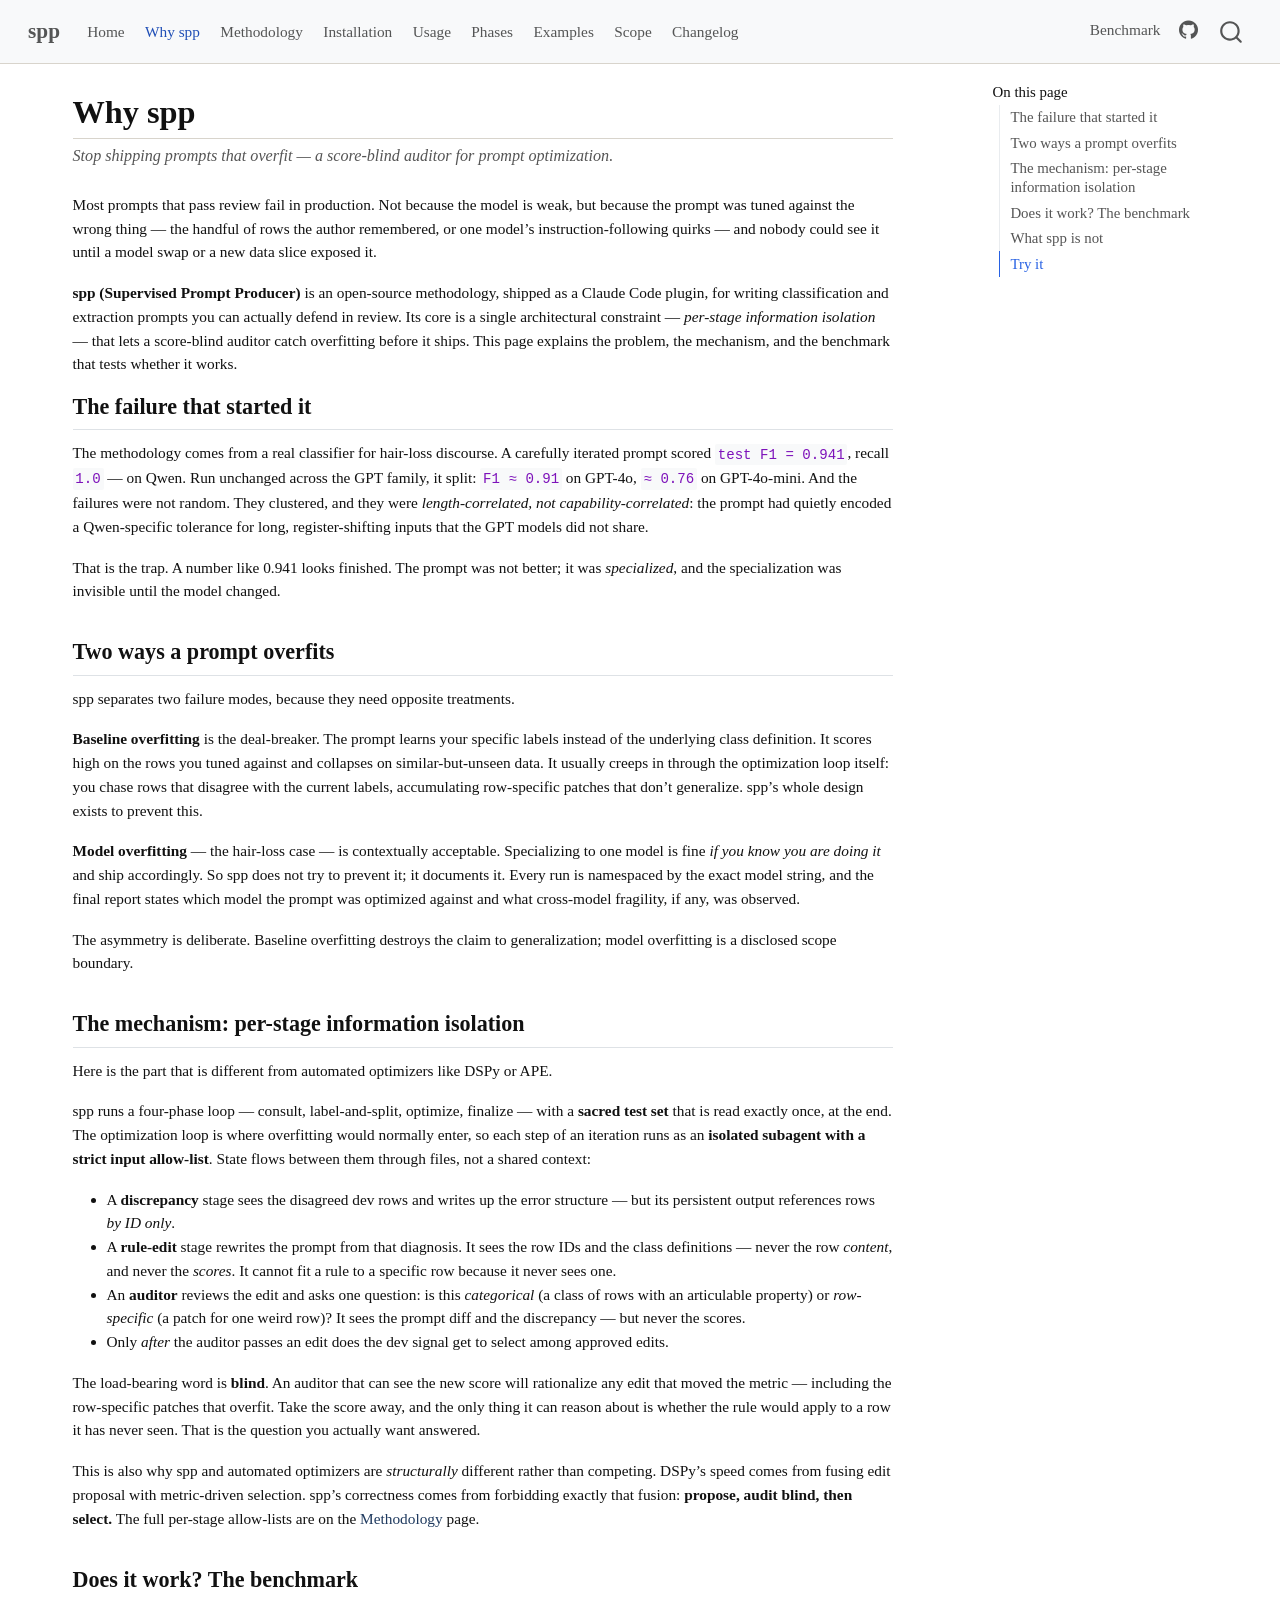
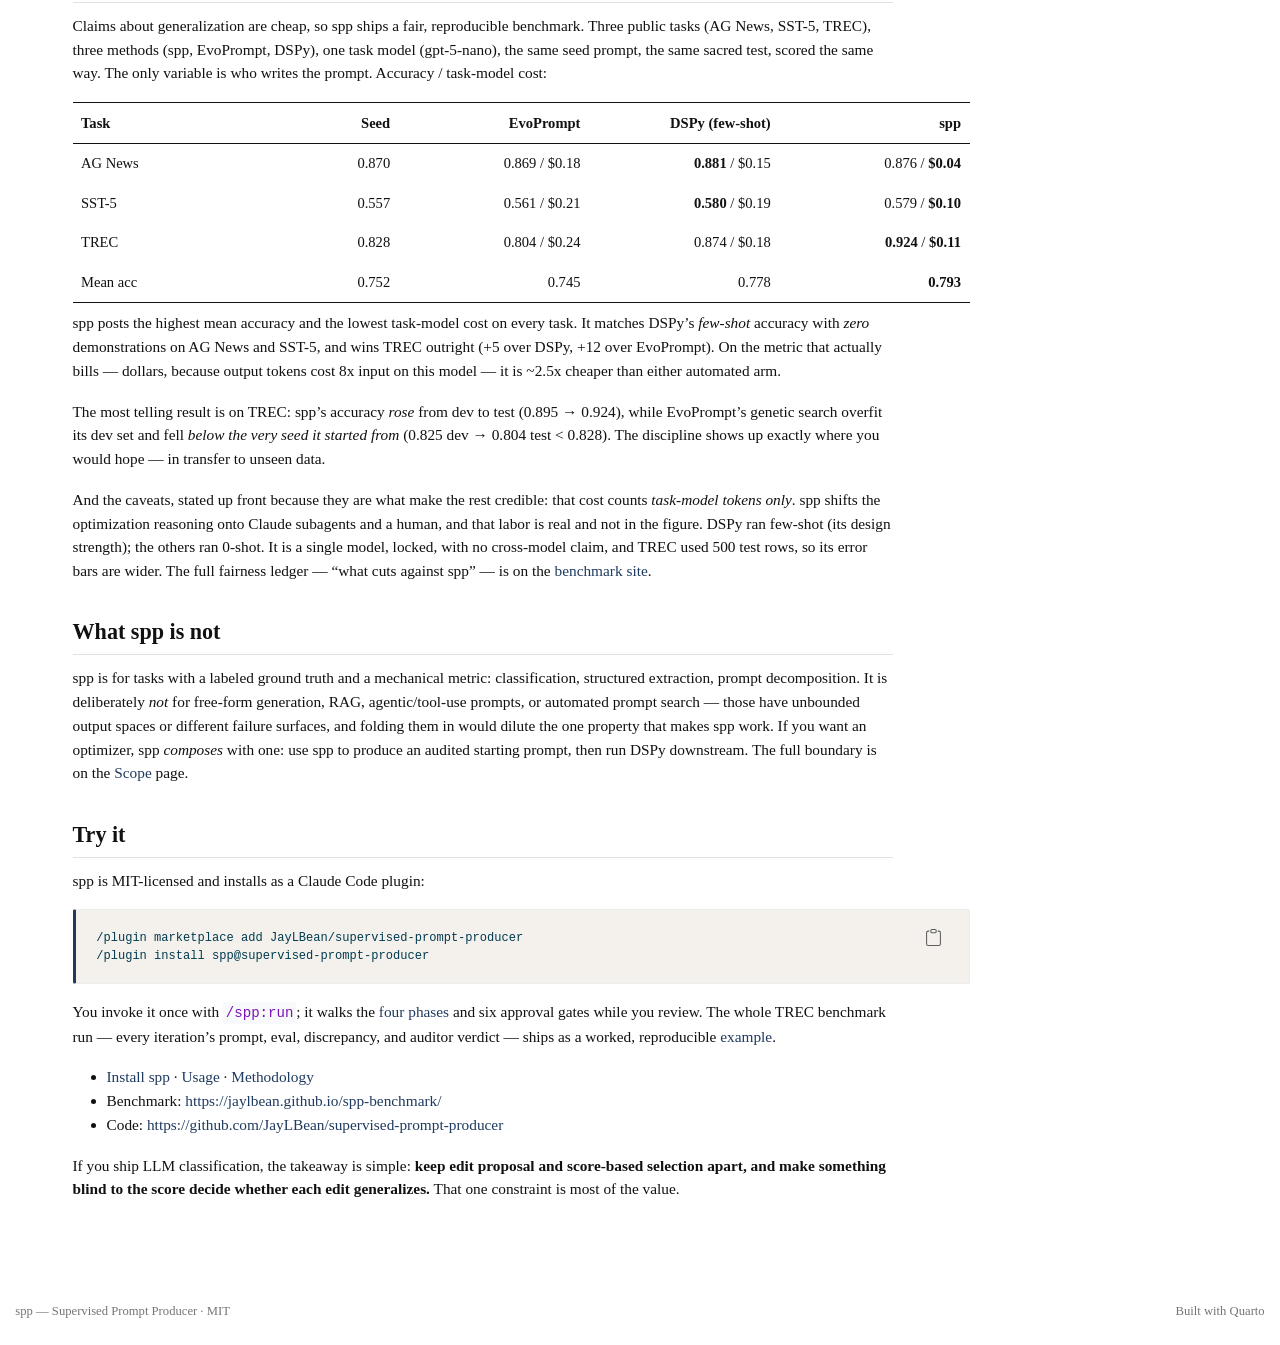
<file: why-spp.html>
<!DOCTYPE html>
<html xmlns="http://www.w3.org/1999/xhtml" lang="en" xml:lang="en"><head>

<meta charset="utf-8">
<meta name="generator" content="quarto-1.7.33">

<meta name="viewport" content="width=device-width, initial-scale=1.0, user-scalable=yes">


<title>Why spp – spp</title>
<style>
code{white-space: pre-wrap;}
span.smallcaps{font-variant: small-caps;}
div.columns{display: flex; gap: min(4vw, 1.5em);}
div.column{flex: auto; overflow-x: auto;}
div.hanging-indent{margin-left: 1.5em; text-indent: -1.5em;}
ul.task-list{list-style: none;}
ul.task-list li input[type="checkbox"] {
  width: 0.8em;
  margin: 0 0.8em 0.2em -1em; /* quarto-specific, see https://github.com/quarto-dev/quarto-cli/issues/4556 */ 
  vertical-align: middle;
}
/* CSS for syntax highlighting */
html { -webkit-text-size-adjust: 100%; }
pre > code.sourceCode { white-space: pre; position: relative; }
pre > code.sourceCode > span { display: inline-block; line-height: 1.25; }
pre > code.sourceCode > span:empty { height: 1.2em; }
.sourceCode { overflow: visible; }
code.sourceCode > span { color: inherit; text-decoration: inherit; }
div.sourceCode { margin: 1em 0; }
pre.sourceCode { margin: 0; }
@media screen {
div.sourceCode { overflow: auto; }
}
@media print {
pre > code.sourceCode { white-space: pre-wrap; }
pre > code.sourceCode > span { text-indent: -5em; padding-left: 5em; }
}
pre.numberSource code
  { counter-reset: source-line 0; }
pre.numberSource code > span
  { position: relative; left: -4em; counter-increment: source-line; }
pre.numberSource code > span > a:first-child::before
  { content: counter(source-line);
    position: relative; left: -1em; text-align: right; vertical-align: baseline;
    border: none; display: inline-block;
    -webkit-touch-callout: none; -webkit-user-select: none;
    -khtml-user-select: none; -moz-user-select: none;
    -ms-user-select: none; user-select: none;
    padding: 0 4px; width: 4em;
  }
pre.numberSource { margin-left: 3em;  padding-left: 4px; }
div.sourceCode
  {   }
@media screen {
pre > code.sourceCode > span > a:first-child::before { text-decoration: underline; }
}
</style>


<script src="site_libs/quarto-nav/quarto-nav.js"></script>
<script src="site_libs/quarto-nav/headroom.min.js"></script>
<script src="site_libs/clipboard/clipboard.min.js"></script>
<script src="site_libs/quarto-search/autocomplete.umd.js"></script>
<script src="site_libs/quarto-search/fuse.min.js"></script>
<script src="site_libs/quarto-search/quarto-search.js"></script>
<meta name="quarto:offset" content="./">
<script src="site_libs/quarto-html/quarto.js" type="module"></script>
<script src="site_libs/quarto-html/tabsets/tabsets.js" type="module"></script>
<script src="site_libs/quarto-html/popper.min.js"></script>
<script src="site_libs/quarto-html/tippy.umd.min.js"></script>
<script src="site_libs/quarto-html/anchor.min.js"></script>
<link href="site_libs/quarto-html/tippy.css" rel="stylesheet">
<link href="site_libs/quarto-html/quarto-syntax-highlighting-ea385d0e468b0dd5ea5bf0780b1290d9.css" rel="stylesheet" id="quarto-text-highlighting-styles">
<script src="site_libs/bootstrap/bootstrap.min.js"></script>
<link href="site_libs/bootstrap/bootstrap-icons.css" rel="stylesheet">
<link href="site_libs/bootstrap/bootstrap-5414739f60c38bf3027bdbd5d01afad0.min.css" rel="stylesheet" append-hash="true" id="quarto-bootstrap" data-mode="light">
<script id="quarto-search-options" type="application/json">{
  "location": "navbar",
  "copy-button": false,
  "collapse-after": 3,
  "panel-placement": "end",
  "type": "overlay",
  "limit": 50,
  "keyboard-shortcut": [
    "f",
    "/",
    "s"
  ],
  "show-item-context": false,
  "language": {
    "search-no-results-text": "No results",
    "search-matching-documents-text": "matching documents",
    "search-copy-link-title": "Copy link to search",
    "search-hide-matches-text": "Hide additional matches",
    "search-more-match-text": "more match in this document",
    "search-more-matches-text": "more matches in this document",
    "search-clear-button-title": "Clear",
    "search-text-placeholder": "",
    "search-detached-cancel-button-title": "Cancel",
    "search-submit-button-title": "Submit",
    "search-label": "Search"
  }
}</script>
<style>html{ scroll-behavior: smooth; }</style>


<link rel="stylesheet" href="styles/report.css">
</head>

<body class="nav-fixed quarto-light">

<div id="quarto-search-results"></div>
  <header id="quarto-header" class="headroom fixed-top">
    <nav class="navbar navbar-expand-lg " data-bs-theme="dark">
      <div class="navbar-container container-fluid">
      <div class="navbar-brand-container mx-auto">
    <a class="navbar-brand" href="./index.html">
    <span class="navbar-title">spp</span>
    </a>
  </div>
            <div id="quarto-search" class="" title="Search"></div>
          <button class="navbar-toggler" type="button" data-bs-toggle="collapse" data-bs-target="#navbarCollapse" aria-controls="navbarCollapse" role="menu" aria-expanded="false" aria-label="Toggle navigation" onclick="if (window.quartoToggleHeadroom) { window.quartoToggleHeadroom(); }">
  <span class="navbar-toggler-icon"></span>
</button>
          <div class="collapse navbar-collapse" id="navbarCollapse">
            <ul class="navbar-nav navbar-nav-scroll me-auto">
  <li class="nav-item">
    <a class="nav-link" href="./index.html"> 
<span class="menu-text">Home</span></a>
  </li>  
  <li class="nav-item">
    <a class="nav-link active" href="./why-spp.html" aria-current="page"> 
<span class="menu-text">Why spp</span></a>
  </li>  
  <li class="nav-item">
    <a class="nav-link" href="./methodology.html"> 
<span class="menu-text">Methodology</span></a>
  </li>  
  <li class="nav-item">
    <a class="nav-link" href="./installation.html"> 
<span class="menu-text">Installation</span></a>
  </li>  
  <li class="nav-item">
    <a class="nav-link" href="./usage.html"> 
<span class="menu-text">Usage</span></a>
  </li>  
  <li class="nav-item">
    <a class="nav-link" href="./phases.html"> 
<span class="menu-text">Phases</span></a>
  </li>  
  <li class="nav-item">
    <a class="nav-link" href="./examples.html"> 
<span class="menu-text">Examples</span></a>
  </li>  
  <li class="nav-item">
    <a class="nav-link" href="./scope.html"> 
<span class="menu-text">Scope</span></a>
  </li>  
  <li class="nav-item">
    <a class="nav-link" href="./changelog.html"> 
<span class="menu-text">Changelog</span></a>
  </li>  
</ul>
            <ul class="navbar-nav navbar-nav-scroll ms-auto">
  <li class="nav-item">
    <a class="nav-link" href="https://jaylbean.github.io/spp-benchmark/"> 
<span class="menu-text">Benchmark</span></a>
  </li>  
  <li class="nav-item compact">
    <a class="nav-link" href="https://github.com/JayLBean/supervised-prompt-producer"> <i class="bi bi-github" role="img" aria-label="spp GitHub repository">
</i> 
<span class="menu-text"></span></a>
  </li>  
</ul>
          </div> <!-- /navcollapse -->
            <div class="quarto-navbar-tools">
</div>
      </div> <!-- /container-fluid -->
    </nav>
</header>
<!-- content -->
<div id="quarto-content" class="quarto-container page-columns page-rows-contents page-layout-full page-navbar">
<!-- sidebar -->
<!-- margin-sidebar -->
    <div id="quarto-margin-sidebar" class="sidebar margin-sidebar">
        <nav id="TOC" role="doc-toc" class="toc-active">
    <h2 id="toc-title">On this page</h2>
   
  <ul>
  <li><a href="#the-failure-that-started-it" id="toc-the-failure-that-started-it" class="nav-link active" data-scroll-target="#the-failure-that-started-it">The failure that started it</a></li>
  <li><a href="#two-ways-a-prompt-overfits" id="toc-two-ways-a-prompt-overfits" class="nav-link" data-scroll-target="#two-ways-a-prompt-overfits">Two ways a prompt overfits</a></li>
  <li><a href="#the-mechanism-per-stage-information-isolation" id="toc-the-mechanism-per-stage-information-isolation" class="nav-link" data-scroll-target="#the-mechanism-per-stage-information-isolation">The mechanism: per-stage information isolation</a></li>
  <li><a href="#does-it-work-the-benchmark" id="toc-does-it-work-the-benchmark" class="nav-link" data-scroll-target="#does-it-work-the-benchmark">Does it work? The benchmark</a></li>
  <li><a href="#what-spp-is-not" id="toc-what-spp-is-not" class="nav-link" data-scroll-target="#what-spp-is-not">What spp is not</a></li>
  <li><a href="#try-it" id="toc-try-it" class="nav-link" data-scroll-target="#try-it">Try it</a></li>
  </ul>
</nav>
    </div>
<!-- main -->
<main class="content column-page-left" id="quarto-document-content">

<header id="title-block-header" class="quarto-title-block default">
<div class="quarto-title">
<h1 class="title">Why spp</h1>
<p class="subtitle lead">Stop shipping prompts that overfit — a score-blind auditor for prompt optimization.</p>
</div>



<div class="quarto-title-meta column-page-left">

    
  
    
  </div>
  


</header>


<p>Most prompts that pass review fail in production. Not because the model is weak, but because the prompt was tuned against the wrong thing — the handful of rows the author remembered, or one model’s instruction-following quirks — and nobody could see it until a model swap or a new data slice exposed it.</p>
<p><strong>spp (Supervised Prompt Producer)</strong> is an open-source methodology, shipped as a Claude Code plugin, for writing classification and extraction prompts you can actually defend in review. Its core is a single architectural constraint — <em>per-stage information isolation</em> — that lets a score-blind auditor catch overfitting before it ships. This page explains the problem, the mechanism, and the benchmark that tests whether it works.</p>
<section id="the-failure-that-started-it" class="level2">
<h2 class="anchored" data-anchor-id="the-failure-that-started-it">The failure that started it</h2>
<p>The methodology comes from a real classifier for hair-loss discourse. A carefully iterated prompt scored <code>test F1 = 0.941</code>, recall <code>1.0</code> — on Qwen. Run unchanged across the GPT family, it split: <code>F1 ≈ 0.91</code> on GPT-4o, <code>≈ 0.76</code> on GPT-4o-mini. And the failures were not random. They clustered, and they were <em>length-correlated, not capability-correlated</em>: the prompt had quietly encoded a Qwen-specific tolerance for long, register-shifting inputs that the GPT models did not share.</p>
<p>That is the trap. A number like 0.941 looks finished. The prompt was not better; it was <em>specialized</em>, and the specialization was invisible until the model changed.</p>
</section>
<section id="two-ways-a-prompt-overfits" class="level2">
<h2 class="anchored" data-anchor-id="two-ways-a-prompt-overfits">Two ways a prompt overfits</h2>
<p>spp separates two failure modes, because they need opposite treatments.</p>
<p><strong>Baseline overfitting</strong> is the deal-breaker. The prompt learns your specific labels instead of the underlying class definition. It scores high on the rows you tuned against and collapses on similar-but-unseen data. It usually creeps in through the optimization loop itself: you chase rows that disagree with the current labels, accumulating row-specific patches that don’t generalize. spp’s whole design exists to prevent this.</p>
<p><strong>Model overfitting</strong> — the hair-loss case — is contextually acceptable. Specializing to one model is fine <em>if you know you are doing it</em> and ship accordingly. So spp does not try to prevent it; it documents it. Every run is namespaced by the exact model string, and the final report states which model the prompt was optimized against and what cross-model fragility, if any, was observed.</p>
<p>The asymmetry is deliberate. Baseline overfitting destroys the claim to generalization; model overfitting is a disclosed scope boundary.</p>
</section>
<section id="the-mechanism-per-stage-information-isolation" class="level2">
<h2 class="anchored" data-anchor-id="the-mechanism-per-stage-information-isolation">The mechanism: per-stage information isolation</h2>
<p>Here is the part that is different from automated optimizers like DSPy or APE.</p>
<p>spp runs a four-phase loop — consult, label-and-split, optimize, finalize — with a <strong>sacred test set</strong> that is read exactly once, at the end. The optimization loop is where overfitting would normally enter, so each step of an iteration runs as an <strong>isolated subagent with a strict input allow-list</strong>. State flows between them through files, not a shared context:</p>
<ul>
<li>A <strong>discrepancy</strong> stage sees the disagreed dev rows and writes up the error structure — but its persistent output references rows <em>by ID only</em>.</li>
<li>A <strong>rule-edit</strong> stage rewrites the prompt from that diagnosis. It sees the row IDs and the class definitions — never the row <em>content</em>, and never the <em>scores</em>. It cannot fit a rule to a specific row because it never sees one.</li>
<li>An <strong>auditor</strong> reviews the edit and asks one question: is this <em>categorical</em> (a class of rows with an articulable property) or <em>row-specific</em> (a patch for one weird row)? It sees the prompt diff and the discrepancy — but never the scores.</li>
<li>Only <em>after</em> the auditor passes an edit does the dev signal get to select among approved edits.</li>
</ul>
<p>The load-bearing word is <strong>blind</strong>. An auditor that can see the new score will rationalize any edit that moved the metric — including the row-specific patches that overfit. Take the score away, and the only thing it can reason about is whether the rule would apply to a row it has never seen. That is the question you actually want answered.</p>
<p>This is also why spp and automated optimizers are <em>structurally</em> different rather than competing. DSPy’s speed comes from fusing edit proposal with metric-driven selection. spp’s correctness comes from forbidding exactly that fusion: <strong>propose, audit blind, then select.</strong> The full per-stage allow-lists are on the <a href="./methodology.html">Methodology</a> page.</p>
</section>
<section id="does-it-work-the-benchmark" class="level2">
<h2 class="anchored" data-anchor-id="does-it-work-the-benchmark">Does it work? The benchmark</h2>
<p>Claims about generalization are cheap, so spp ships a fair, reproducible benchmark. Three public tasks (AG News, SST-5, TREC), three methods (spp, EvoPrompt, DSPy), one task model (gpt-5-nano), the same seed prompt, the same sacred test, scored the same way. The only variable is who writes the prompt. Accuracy / task-model cost:</p>
<table class="caption-top table">
<colgroup>
<col style="width: 15%">
<col style="width: 21%">
<col style="width: 21%">
<col style="width: 21%">
<col style="width: 21%">
</colgroup>
<thead>
<tr class="header">
<th>Task</th>
<th style="text-align: right;">Seed</th>
<th style="text-align: right;">EvoPrompt</th>
<th style="text-align: right;">DSPy (few-shot)</th>
<th style="text-align: right;">spp</th>
</tr>
</thead>
<tbody>
<tr class="odd">
<td>AG News</td>
<td style="text-align: right;">0.870</td>
<td style="text-align: right;">0.869 / $0.18</td>
<td style="text-align: right;"><strong>0.881</strong> / $0.15</td>
<td style="text-align: right;">0.876 / <strong>$0.04</strong></td>
</tr>
<tr class="even">
<td>SST-5</td>
<td style="text-align: right;">0.557</td>
<td style="text-align: right;">0.561 / $0.21</td>
<td style="text-align: right;"><strong>0.580</strong> / $0.19</td>
<td style="text-align: right;">0.579 / <strong>$0.10</strong></td>
</tr>
<tr class="odd">
<td>TREC</td>
<td style="text-align: right;">0.828</td>
<td style="text-align: right;">0.804 / $0.24</td>
<td style="text-align: right;">0.874 / $0.18</td>
<td style="text-align: right;"><strong>0.924</strong> / <strong>$0.11</strong></td>
</tr>
<tr class="even">
<td>Mean acc</td>
<td style="text-align: right;">0.752</td>
<td style="text-align: right;">0.745</td>
<td style="text-align: right;">0.778</td>
<td style="text-align: right;"><strong>0.793</strong></td>
</tr>
</tbody>
</table>
<p>spp posts the highest mean accuracy and the lowest task-model cost on every task. It matches DSPy’s <em>few-shot</em> accuracy with <em>zero</em> demonstrations on AG News and SST-5, and wins TREC outright (+5 over DSPy, +12 over EvoPrompt). On the metric that actually bills — dollars, because output tokens cost 8x input on this model — it is ~2.5x cheaper than either automated arm.</p>
<p>The most telling result is on TREC: spp’s accuracy <em>rose</em> from dev to test (0.895 → 0.924), while EvoPrompt’s genetic search overfit its dev set and fell <em>below the very seed it started from</em> (0.825 dev → 0.804 test &lt; 0.828). The discipline shows up exactly where you would hope — in transfer to unseen data.</p>
<p>And the caveats, stated up front because they are what make the rest credible: that cost counts <em>task-model tokens only</em>. spp shifts the optimization reasoning onto Claude subagents and a human, and that labor is real and not in the figure. DSPy ran few-shot (its design strength); the others ran 0-shot. It is a single model, locked, with no cross-model claim, and TREC used 500 test rows, so its error bars are wider. The full fairness ledger — “what cuts against spp” — is on the <a href="https://jaylbean.github.io/spp-benchmark/">benchmark site</a>.</p>
</section>
<section id="what-spp-is-not" class="level2">
<h2 class="anchored" data-anchor-id="what-spp-is-not">What spp is not</h2>
<p>spp is for tasks with a labeled ground truth and a mechanical metric: classification, structured extraction, prompt decomposition. It is deliberately <em>not</em> for free-form generation, RAG, agentic/tool-use prompts, or automated prompt search — those have unbounded output spaces or different failure surfaces, and folding them in would dilute the one property that makes spp work. If you want an optimizer, spp <em>composes</em> with one: use spp to produce an audited starting prompt, then run DSPy downstream. The full boundary is on the <a href="./scope.html">Scope</a> page.</p>
</section>
<section id="try-it" class="level2">
<h2 class="anchored" data-anchor-id="try-it">Try it</h2>
<p>spp is MIT-licensed and installs as a Claude Code plugin:</p>
<div class="sourceCode" id="cb1"><pre class="sourceCode bash code-with-copy"><code class="sourceCode bash"><span id="cb1-1"><a href="#cb1-1" aria-hidden="true" tabindex="-1"></a><span class="ex">/plugin</span> marketplace add JayLBean/supervised-prompt-producer</span>
<span id="cb1-2"><a href="#cb1-2" aria-hidden="true" tabindex="-1"></a><span class="ex">/plugin</span> install spp@supervised-prompt-producer</span></code><button title="Copy to Clipboard" class="code-copy-button"><i class="bi"></i></button></pre></div>
<p>You invoke it once with <code>/spp:run</code>; it walks the <a href="./phases.html">four phases</a> and six approval gates while you review. The whole TREC benchmark run — every iteration’s prompt, eval, discrepancy, and auditor verdict — ships as a worked, reproducible <a href="./examples.html">example</a>.</p>
<ul>
<li><strong><a href="./installation.html">Install spp</a></strong> · <strong><a href="./usage.html">Usage</a></strong> · <strong><a href="./methodology.html">Methodology</a></strong></li>
<li>Benchmark: <a href="https://jaylbean.github.io/spp-benchmark/" class="uri">https://jaylbean.github.io/spp-benchmark/</a></li>
<li>Code: <a href="https://github.com/JayLBean/supervised-prompt-producer" class="uri">https://github.com/JayLBean/supervised-prompt-producer</a></li>
</ul>
<p>If you ship LLM classification, the takeaway is simple: <strong>keep edit proposal and score-based selection apart, and make something blind to the score decide whether each edit generalizes.</strong> That one constraint is most of the value.</p>


</section>

</main> <!-- /main -->
<script id="quarto-html-after-body" type="application/javascript">
  window.document.addEventListener("DOMContentLoaded", function (event) {
    const icon = "";
    const anchorJS = new window.AnchorJS();
    anchorJS.options = {
      placement: 'right',
      icon: icon
    };
    anchorJS.add('.anchored');
    const isCodeAnnotation = (el) => {
      for (const clz of el.classList) {
        if (clz.startsWith('code-annotation-')) {                     
          return true;
        }
      }
      return false;
    }
    const onCopySuccess = function(e) {
      // button target
      const button = e.trigger;
      // don't keep focus
      button.blur();
      // flash "checked"
      button.classList.add('code-copy-button-checked');
      var currentTitle = button.getAttribute("title");
      button.setAttribute("title", "Copied!");
      let tooltip;
      if (window.bootstrap) {
        button.setAttribute("data-bs-toggle", "tooltip");
        button.setAttribute("data-bs-placement", "left");
        button.setAttribute("data-bs-title", "Copied!");
        tooltip = new bootstrap.Tooltip(button, 
          { trigger: "manual", 
            customClass: "code-copy-button-tooltip",
            offset: [0, -8]});
        tooltip.show();    
      }
      setTimeout(function() {
        if (tooltip) {
          tooltip.hide();
          button.removeAttribute("data-bs-title");
          button.removeAttribute("data-bs-toggle");
          button.removeAttribute("data-bs-placement");
        }
        button.setAttribute("title", currentTitle);
        button.classList.remove('code-copy-button-checked');
      }, 1000);
      // clear code selection
      e.clearSelection();
    }
    const getTextToCopy = function(trigger) {
        const codeEl = trigger.previousElementSibling.cloneNode(true);
        for (const childEl of codeEl.children) {
          if (isCodeAnnotation(childEl)) {
            childEl.remove();
          }
        }
        return codeEl.innerText;
    }
    const clipboard = new window.ClipboardJS('.code-copy-button:not([data-in-quarto-modal])', {
      text: getTextToCopy
    });
    clipboard.on('success', onCopySuccess);
    if (window.document.getElementById('quarto-embedded-source-code-modal')) {
      const clipboardModal = new window.ClipboardJS('.code-copy-button[data-in-quarto-modal]', {
        text: getTextToCopy,
        container: window.document.getElementById('quarto-embedded-source-code-modal')
      });
      clipboardModal.on('success', onCopySuccess);
    }
      var localhostRegex = new RegExp(/^(?:http|https):\/\/localhost\:?[0-9]*\//);
      var mailtoRegex = new RegExp(/^mailto:/);
        var filterRegex = new RegExp("https:\/\/jaylbean\.github\.io\/spp-site\/");
      var isInternal = (href) => {
          return filterRegex.test(href) || localhostRegex.test(href) || mailtoRegex.test(href);
      }
      // Inspect non-navigation links and adorn them if external
     var links = window.document.querySelectorAll('a[href]:not(.nav-link):not(.navbar-brand):not(.toc-action):not(.sidebar-link):not(.sidebar-item-toggle):not(.pagination-link):not(.no-external):not([aria-hidden]):not(.dropdown-item):not(.quarto-navigation-tool):not(.about-link)');
      for (var i=0; i<links.length; i++) {
        const link = links[i];
        if (!isInternal(link.href)) {
          // undo the damage that might have been done by quarto-nav.js in the case of
          // links that we want to consider external
          if (link.dataset.originalHref !== undefined) {
            link.href = link.dataset.originalHref;
          }
            // target, if specified
            link.setAttribute("target", "_blank");
            if (link.getAttribute("rel") === null) {
              link.setAttribute("rel", "noopener");
            }
        }
      }
    function tippyHover(el, contentFn, onTriggerFn, onUntriggerFn) {
      const config = {
        allowHTML: true,
        maxWidth: 500,
        delay: 100,
        arrow: false,
        appendTo: function(el) {
            return el.parentElement;
        },
        interactive: true,
        interactiveBorder: 10,
        theme: 'quarto',
        placement: 'bottom-start',
      };
      if (contentFn) {
        config.content = contentFn;
      }
      if (onTriggerFn) {
        config.onTrigger = onTriggerFn;
      }
      if (onUntriggerFn) {
        config.onUntrigger = onUntriggerFn;
      }
      window.tippy(el, config); 
    }
    const noterefs = window.document.querySelectorAll('a[role="doc-noteref"]');
    for (var i=0; i<noterefs.length; i++) {
      const ref = noterefs[i];
      tippyHover(ref, function() {
        // use id or data attribute instead here
        let href = ref.getAttribute('data-footnote-href') || ref.getAttribute('href');
        try { href = new URL(href).hash; } catch {}
        const id = href.replace(/^#\/?/, "");
        const note = window.document.getElementById(id);
        if (note) {
          return note.innerHTML;
        } else {
          return "";
        }
      });
    }
    const xrefs = window.document.querySelectorAll('a.quarto-xref');
    const processXRef = (id, note) => {
      // Strip column container classes
      const stripColumnClz = (el) => {
        el.classList.remove("page-full", "page-columns");
        if (el.children) {
          for (const child of el.children) {
            stripColumnClz(child);
          }
        }
      }
      stripColumnClz(note)
      if (id === null || id.startsWith('sec-')) {
        // Special case sections, only their first couple elements
        const container = document.createElement("div");
        if (note.children && note.children.length > 2) {
          container.appendChild(note.children[0].cloneNode(true));
          for (let i = 1; i < note.children.length; i++) {
            const child = note.children[i];
            if (child.tagName === "P" && child.innerText === "") {
              continue;
            } else {
              container.appendChild(child.cloneNode(true));
              break;
            }
          }
          if (window.Quarto?.typesetMath) {
            window.Quarto.typesetMath(container);
          }
          return container.innerHTML
        } else {
          if (window.Quarto?.typesetMath) {
            window.Quarto.typesetMath(note);
          }
          return note.innerHTML;
        }
      } else {
        // Remove any anchor links if they are present
        const anchorLink = note.querySelector('a.anchorjs-link');
        if (anchorLink) {
          anchorLink.remove();
        }
        if (window.Quarto?.typesetMath) {
          window.Quarto.typesetMath(note);
        }
        if (note.classList.contains("callout")) {
          return note.outerHTML;
        } else {
          return note.innerHTML;
        }
      }
    }
    for (var i=0; i<xrefs.length; i++) {
      const xref = xrefs[i];
      tippyHover(xref, undefined, function(instance) {
        instance.disable();
        let url = xref.getAttribute('href');
        let hash = undefined; 
        if (url.startsWith('#')) {
          hash = url;
        } else {
          try { hash = new URL(url).hash; } catch {}
        }
        if (hash) {
          const id = hash.replace(/^#\/?/, "");
          const note = window.document.getElementById(id);
          if (note !== null) {
            try {
              const html = processXRef(id, note.cloneNode(true));
              instance.setContent(html);
            } finally {
              instance.enable();
              instance.show();
            }
          } else {
            // See if we can fetch this
            fetch(url.split('#')[0])
            .then(res => res.text())
            .then(html => {
              const parser = new DOMParser();
              const htmlDoc = parser.parseFromString(html, "text/html");
              const note = htmlDoc.getElementById(id);
              if (note !== null) {
                const html = processXRef(id, note);
                instance.setContent(html);
              } 
            }).finally(() => {
              instance.enable();
              instance.show();
            });
          }
        } else {
          // See if we can fetch a full url (with no hash to target)
          // This is a special case and we should probably do some content thinning / targeting
          fetch(url)
          .then(res => res.text())
          .then(html => {
            const parser = new DOMParser();
            const htmlDoc = parser.parseFromString(html, "text/html");
            const note = htmlDoc.querySelector('main.content');
            if (note !== null) {
              // This should only happen for chapter cross references
              // (since there is no id in the URL)
              // remove the first header
              if (note.children.length > 0 && note.children[0].tagName === "HEADER") {
                note.children[0].remove();
              }
              const html = processXRef(null, note);
              instance.setContent(html);
            } 
          }).finally(() => {
            instance.enable();
            instance.show();
          });
        }
      }, function(instance) {
      });
    }
        let selectedAnnoteEl;
        const selectorForAnnotation = ( cell, annotation) => {
          let cellAttr = 'data-code-cell="' + cell + '"';
          let lineAttr = 'data-code-annotation="' +  annotation + '"';
          const selector = 'span[' + cellAttr + '][' + lineAttr + ']';
          return selector;
        }
        const selectCodeLines = (annoteEl) => {
          const doc = window.document;
          const targetCell = annoteEl.getAttribute("data-target-cell");
          const targetAnnotation = annoteEl.getAttribute("data-target-annotation");
          const annoteSpan = window.document.querySelector(selectorForAnnotation(targetCell, targetAnnotation));
          const lines = annoteSpan.getAttribute("data-code-lines").split(",");
          const lineIds = lines.map((line) => {
            return targetCell + "-" + line;
          })
          let top = null;
          let height = null;
          let parent = null;
          if (lineIds.length > 0) {
              //compute the position of the single el (top and bottom and make a div)
              const el = window.document.getElementById(lineIds[0]);
              top = el.offsetTop;
              height = el.offsetHeight;
              parent = el.parentElement.parentElement;
            if (lineIds.length > 1) {
              const lastEl = window.document.getElementById(lineIds[lineIds.length - 1]);
              const bottom = lastEl.offsetTop + lastEl.offsetHeight;
              height = bottom - top;
            }
            if (top !== null && height !== null && parent !== null) {
              // cook up a div (if necessary) and position it 
              let div = window.document.getElementById("code-annotation-line-highlight");
              if (div === null) {
                div = window.document.createElement("div");
                div.setAttribute("id", "code-annotation-line-highlight");
                div.style.position = 'absolute';
                parent.appendChild(div);
              }
              div.style.top = top - 2 + "px";
              div.style.height = height + 4 + "px";
              div.style.left = 0;
              let gutterDiv = window.document.getElementById("code-annotation-line-highlight-gutter");
              if (gutterDiv === null) {
                gutterDiv = window.document.createElement("div");
                gutterDiv.setAttribute("id", "code-annotation-line-highlight-gutter");
                gutterDiv.style.position = 'absolute';
                const codeCell = window.document.getElementById(targetCell);
                const gutter = codeCell.querySelector('.code-annotation-gutter');
                gutter.appendChild(gutterDiv);
              }
              gutterDiv.style.top = top - 2 + "px";
              gutterDiv.style.height = height + 4 + "px";
            }
            selectedAnnoteEl = annoteEl;
          }
        };
        const unselectCodeLines = () => {
          const elementsIds = ["code-annotation-line-highlight", "code-annotation-line-highlight-gutter"];
          elementsIds.forEach((elId) => {
            const div = window.document.getElementById(elId);
            if (div) {
              div.remove();
            }
          });
          selectedAnnoteEl = undefined;
        };
          // Handle positioning of the toggle
      window.addEventListener(
        "resize",
        throttle(() => {
          elRect = undefined;
          if (selectedAnnoteEl) {
            selectCodeLines(selectedAnnoteEl);
          }
        }, 10)
      );
      function throttle(fn, ms) {
      let throttle = false;
      let timer;
        return (...args) => {
          if(!throttle) { // first call gets through
              fn.apply(this, args);
              throttle = true;
          } else { // all the others get throttled
              if(timer) clearTimeout(timer); // cancel #2
              timer = setTimeout(() => {
                fn.apply(this, args);
                timer = throttle = false;
              }, ms);
          }
        };
      }
        // Attach click handler to the DT
        const annoteDls = window.document.querySelectorAll('dt[data-target-cell]');
        for (const annoteDlNode of annoteDls) {
          annoteDlNode.addEventListener('click', (event) => {
            const clickedEl = event.target;
            if (clickedEl !== selectedAnnoteEl) {
              unselectCodeLines();
              const activeEl = window.document.querySelector('dt[data-target-cell].code-annotation-active');
              if (activeEl) {
                activeEl.classList.remove('code-annotation-active');
              }
              selectCodeLines(clickedEl);
              clickedEl.classList.add('code-annotation-active');
            } else {
              // Unselect the line
              unselectCodeLines();
              clickedEl.classList.remove('code-annotation-active');
            }
          });
        }
    const findCites = (el) => {
      const parentEl = el.parentElement;
      if (parentEl) {
        const cites = parentEl.dataset.cites;
        if (cites) {
          return {
            el,
            cites: cites.split(' ')
          };
        } else {
          return findCites(el.parentElement)
        }
      } else {
        return undefined;
      }
    };
    var bibliorefs = window.document.querySelectorAll('a[role="doc-biblioref"]');
    for (var i=0; i<bibliorefs.length; i++) {
      const ref = bibliorefs[i];
      const citeInfo = findCites(ref);
      if (citeInfo) {
        tippyHover(citeInfo.el, function() {
          var popup = window.document.createElement('div');
          citeInfo.cites.forEach(function(cite) {
            var citeDiv = window.document.createElement('div');
            citeDiv.classList.add('hanging-indent');
            citeDiv.classList.add('csl-entry');
            var biblioDiv = window.document.getElementById('ref-' + cite);
            if (biblioDiv) {
              citeDiv.innerHTML = biblioDiv.innerHTML;
            }
            popup.appendChild(citeDiv);
          });
          return popup.innerHTML;
        });
      }
    }
  });
  </script>
</div> <!-- /content -->
<footer class="footer">
  <div class="nav-footer">
    <div class="nav-footer-left">
<p>spp — Supervised Prompt Producer · MIT</p>
</div>   
    <div class="nav-footer-center">
      &nbsp;
    </div>
    <div class="nav-footer-right">
<p>Built with <a href="https://quarto.org">Quarto</a></p>
</div>
  </div>
</footer>




<script src="site_libs/quarto-html/zenscroll-min.js"></script>
</body></html>
</file>
<file: site_libs/quarto-html/tippy.css>
.tippy-box[data-animation=fade][data-state=hidden]{opacity:0}[data-tippy-root]{max-width:calc(100vw - 10px)}.tippy-box{position:relative;background-color:#333;color:#fff;border-radius:4px;font-size:14px;line-height:1.4;white-space:normal;outline:0;transition-property:transform,visibility,opacity}.tippy-box[data-placement^=top]>.tippy-arrow{bottom:0}.tippy-box[data-placement^=top]>.tippy-arrow:before{bottom:-7px;left:0;border-width:8px 8px 0;border-top-color:initial;transform-origin:center top}.tippy-box[data-placement^=bottom]>.tippy-arrow{top:0}.tippy-box[data-placement^=bottom]>.tippy-arrow:before{top:-7px;left:0;border-width:0 8px 8px;border-bottom-color:initial;transform-origin:center bottom}.tippy-box[data-placement^=left]>.tippy-arrow{right:0}.tippy-box[data-placement^=left]>.tippy-arrow:before{border-width:8px 0 8px 8px;border-left-color:initial;right:-7px;transform-origin:center left}.tippy-box[data-placement^=right]>.tippy-arrow{left:0}.tippy-box[data-placement^=right]>.tippy-arrow:before{left:-7px;border-width:8px 8px 8px 0;border-right-color:initial;transform-origin:center right}.tippy-box[data-inertia][data-state=visible]{transition-timing-function:cubic-bezier(.54,1.5,.38,1.11)}.tippy-arrow{width:16px;height:16px;color:#333}.tippy-arrow:before{content:"";position:absolute;border-color:transparent;border-style:solid}.tippy-content{position:relative;padding:5px 9px;z-index:1}
</file>
<file: site_libs/quarto-html/quarto-syntax-highlighting-ea385d0e468b0dd5ea5bf0780b1290d9.css>
/* quarto syntax highlight colors */
:root {
  --quarto-hl-ot-color: #003B4F;
  --quarto-hl-at-color: #657422;
  --quarto-hl-ss-color: #20794D;
  --quarto-hl-an-color: #5E5E5E;
  --quarto-hl-fu-color: #4758AB;
  --quarto-hl-st-color: #20794D;
  --quarto-hl-cf-color: #003B4F;
  --quarto-hl-op-color: #5E5E5E;
  --quarto-hl-er-color: #AD0000;
  --quarto-hl-bn-color: #AD0000;
  --quarto-hl-al-color: #AD0000;
  --quarto-hl-va-color: #111111;
  --quarto-hl-bu-color: inherit;
  --quarto-hl-ex-color: inherit;
  --quarto-hl-pp-color: #AD0000;
  --quarto-hl-in-color: #5E5E5E;
  --quarto-hl-vs-color: #20794D;
  --quarto-hl-wa-color: #5E5E5E;
  --quarto-hl-do-color: #5E5E5E;
  --quarto-hl-im-color: #00769E;
  --quarto-hl-ch-color: #20794D;
  --quarto-hl-dt-color: #AD0000;
  --quarto-hl-fl-color: #AD0000;
  --quarto-hl-co-color: #5E5E5E;
  --quarto-hl-cv-color: #5E5E5E;
  --quarto-hl-cn-color: #8f5902;
  --quarto-hl-sc-color: #5E5E5E;
  --quarto-hl-dv-color: #AD0000;
  --quarto-hl-kw-color: #003B4F;
}

/* other quarto variables */
:root {
  --quarto-font-monospace: SFMono-Regular, Menlo, Monaco, Consolas, "Liberation Mono", "Courier New", monospace;
}

/* syntax highlight based on Pandoc's rules */
pre > code.sourceCode > span {
  color: #003B4F;
}

code.sourceCode > span {
  color: #003B4F;
}

div.sourceCode,
div.sourceCode pre.sourceCode {
  color: #003B4F;
}

/* Normal */
code span {
  color: #003B4F;
}

/* Alert */
code span.al {
  color: #AD0000;
  font-style: inherit;
}

/* Annotation */
code span.an {
  color: #5E5E5E;
  font-style: inherit;
}

/* Attribute */
code span.at {
  color: #657422;
  font-style: inherit;
}

/* BaseN */
code span.bn {
  color: #AD0000;
  font-style: inherit;
}

/* BuiltIn */
code span.bu {
  font-style: inherit;
}

/* ControlFlow */
code span.cf {
  color: #003B4F;
  font-weight: bold;
  font-style: inherit;
}

/* Char */
code span.ch {
  color: #20794D;
  font-style: inherit;
}

/* Constant */
code span.cn {
  color: #8f5902;
  font-style: inherit;
}

/* Comment */
code span.co {
  color: #5E5E5E;
  font-style: inherit;
}

/* CommentVar */
code span.cv {
  color: #5E5E5E;
  font-style: italic;
}

/* Documentation */
code span.do {
  color: #5E5E5E;
  font-style: italic;
}

/* DataType */
code span.dt {
  color: #AD0000;
  font-style: inherit;
}

/* DecVal */
code span.dv {
  color: #AD0000;
  font-style: inherit;
}

/* Error */
code span.er {
  color: #AD0000;
  font-style: inherit;
}

/* Extension */
code span.ex {
  font-style: inherit;
}

/* Float */
code span.fl {
  color: #AD0000;
  font-style: inherit;
}

/* Function */
code span.fu {
  color: #4758AB;
  font-style: inherit;
}

/* Import */
code span.im {
  color: #00769E;
  font-style: inherit;
}

/* Information */
code span.in {
  color: #5E5E5E;
  font-style: inherit;
}

/* Keyword */
code span.kw {
  color: #003B4F;
  font-weight: bold;
  font-style: inherit;
}

/* Operator */
code span.op {
  color: #5E5E5E;
  font-style: inherit;
}

/* Other */
code span.ot {
  color: #003B4F;
  font-style: inherit;
}

/* Preprocessor */
code span.pp {
  color: #AD0000;
  font-style: inherit;
}

/* SpecialChar */
code span.sc {
  color: #5E5E5E;
  font-style: inherit;
}

/* SpecialString */
code span.ss {
  color: #20794D;
  font-style: inherit;
}

/* String */
code span.st {
  color: #20794D;
  font-style: inherit;
}

/* Variable */
code span.va {
  color: #111111;
  font-style: inherit;
}

/* VerbatimString */
code span.vs {
  color: #20794D;
  font-style: inherit;
}

/* Warning */
code span.wa {
  color: #5E5E5E;
  font-style: italic;
}

.prevent-inlining {
  content: "</";
}

/*# sourceMappingURL=538754cbb4183396a2435bcb80637e05.css.map */
</file>
<file: styles/report.css>
/* =========================================================================
 * spp plugin site — consulting-deliverable aesthetic.
 * Serif body, restrained headings, single navy accent. No bootswatch.
 * Adapted from the VoxPatiens (591) report.css; the sidebar/TOC collapse
 * toggles and the markdown-export button were dropped — this site uses a
 * top navbar and has no executable chunks, so neither feature applies.
 * ========================================================================= */

/* ---------- Tokens ------------------------------------------------------ */
:root {
  --serif: "Times New Roman", Times, Georgia, serif;
  --mono:  "SF Mono", Menlo, Consolas, monospace;

  --ink:        #111;       /* body text */
  --ink-soft:   #555;       /* captions, metadata, secondary */
  --rule:       #d8d4cc;    /* hairline rules */
  --bg:         #ffffff;
  --code-bg:    #f4f1ec;    /* warm off-white, harmonizes with serif */

  --accent:        #1f3a5f; /* navy — links, accent rules, callout borders */
  --accent-soft:   #e8edf3; /* tinted background for muted callouts */

  --content-max: 820px;
}

/* ---------- Page / body ------------------------------------------------- */
html, body {
  background: var(--bg);
  color: var(--ink);
  font-family: var(--serif);
  font-size: 11.5pt;
  line-height: 1.55;
  text-align: left;          /* never justify on screen */
}

/* The body container is intentionally unconstrained so `page-layout: full`
   lets wide tables reclaim width; individual prose blocks are capped below
   so headings and paragraphs line up at one reading width while tables,
   figures, and code can break out and fill the full body column. */
.quarto-title-block {
  max-width: var(--content-max);
  margin-left: 0;
  margin-right: 0;
}

main h1,
main h2,
main h3,
main h4,
main h5,
main h6,
main p,
main ul,
main ol,
main blockquote {
  max-width: var(--content-max);
}

/* ---------- Title block ------------------------------------------------- */
.quarto-title h1.title {
  font-family: var(--serif);
  font-weight: 700;
  font-size: 1.9rem;
  margin-bottom: 0.25rem;
}
.quarto-title .subtitle,
.quarto-title-meta {
  color: var(--ink-soft);
  font-style: italic;
  font-size: 0.95rem;
}

/* ---------- Headings ---------------------------------------------------- */
h1, h2, h3, h4, h5, h6 {
  font-family: var(--serif);
  font-weight: 700;
  color: var(--ink);
  line-height: 1.25;
  margin-top: 1.6em;
  margin-bottom: 0.5em;
}
h1 {
  font-size: 1.7rem;
  border-bottom: 1px solid var(--rule);
  padding-bottom: 0.3rem;
}
h2 { font-size: 1.3rem; }
h3 { font-size: 1.1rem; }
h4 { font-size: 1.0rem; font-weight: 600; }

/* Section numbering color (Quarto inserts the numbers). */
.header-section-number { color: var(--ink-soft); margin-right: 0.4em; }

/* ---------- Navbar ------------------------------------------------------ */
/* Keep the top navbar in the same serif / navy family as the body. */
.navbar { font-family: var(--serif); border-bottom: 1px solid var(--rule); }
.navbar-brand { font-weight: 700; }

/* ---------- Links ------------------------------------------------------- */
a, a:visited {
  color: var(--accent);
  text-decoration: none;
  border-bottom: 1px solid transparent;
}
a:hover { border-bottom-color: var(--accent); }

/* ---------- Inline & block code ---------------------------------------- */
code, kbd, samp {
  font-family: var(--mono);
  font-size: 0.92em;
  background: var(--code-bg);
  padding: 0.05em 0.3em;
  border-radius: 2px;
}
pre, div.sourceCode {
  background: var(--code-bg);
  border-left: 3px solid var(--accent);
  border-radius: 2px;
  padding: 0.85em 1em;
  margin: 1em 0;
  overflow-x: auto;
}
pre code { background: transparent; padding: 0; font-size: 0.9em; }

/* ---------- Figures ----------------------------------------------------- */
figure { margin: 1.5em auto; text-align: center; }
figure img, .figure img { max-width: 100%; height: auto; }
figcaption, .figure-caption {
  font-style: italic;
  color: var(--ink-soft);
  font-size: 0.9rem;
  margin-top: 0.4em;
}

/* ---------- Tables (academic / business minimal) ----------------------- */
table {
  border-collapse: collapse;
  margin: 1.2em 0;
  width: 100%;
  font-size: 0.95em;
}
table thead th {
  border-top:    1px solid var(--ink);
  border-bottom: 1px solid var(--ink);
  text-align: left;
  padding: 0.45em 0.6em;
  font-weight: 700;
}
table tbody td {
  padding: 0.4em 0.6em;
  border: none;            /* no vertical borders, no row striping */
}
table tbody tr:last-child td { border-bottom: 1px solid var(--ink); }
caption { caption-side: top; font-style: italic; color: var(--ink-soft); }

/* ---------- Scrollable table wrapper ----------------------------------- */
/* Wrap a wide table in `::: {.table-scroll} ... :::` to keep it confined
   to the body column with a horizontal scrollbar instead of overflowing
   under the right-margin TOC. `width: max-content` lets the table grow
   past 100% so columns size to their content; `min-width: 100%` makes
   short tables still fill the wrapper. */
.table-scroll {
  display: block;
  width: 100%;
  max-width: 100%;
  overflow-x: auto;
  overflow-y: hidden;
  margin: 1.2em 0;
  border: 1px solid var(--rule);
  border-radius: 2px;
}
.table-scroll table {
  width: max-content;
  max-width: none;
  min-width: 100%;
  margin: 0;
}
.table-scroll table thead th,
.table-scroll table tbody td {
  white-space: nowrap;
}

/* ---------- Blockquotes & callouts ------------------------------------- */
blockquote {
  border-left: 3px solid var(--accent);
  margin: 1em 0;
  padding: 0.4em 0 0.4em 1em;
  color: var(--ink);
  background: transparent;
}

/* Quarto callouts — muted accent variants, no bright primaries. */
.callout {
  border-left: 3px solid var(--accent) !important;
  background: var(--accent-soft) !important;
  border-radius: 2px !important;
  margin: 1.2em 0 !important;
  padding: 0.6em 0.9em !important;
}
.callout .callout-title,
.callout-title-container { color: var(--accent); font-weight: 700; }
.callout-warning   { border-left-color: #8a6d1f !important; background: #f7f2e6 !important; }
.callout-warning .callout-title { color: #8a6d1f; }
.callout-important { border-left-color: #6b1f2a !important; background: #f5eaec !important; }
.callout-important .callout-title { color: #6b1f2a; }

/* ---------- TOC --------------------------------------------------------- */
#TOC, .sidebar nav[role="doc-toc"] {
  font-size: 0.9rem;
  color: var(--ink-soft);
}
#TOC a, .sidebar nav[role="doc-toc"] a {
  color: var(--ink-soft);
  border-bottom: none;
}
#TOC a:hover { color: var(--accent); }

/* ---------- Horizontal rules ------------------------------------------- */
hr { border: none; border-top: 1px solid var(--rule); margin: 2em 0; }

/* ---------- Print ------------------------------------------------------- */
@media print {
  html, body { font-size: 11pt; }
  @page { margin: 1in; }

  pre, div.sourceCode, table, figure, blockquote {
    page-break-inside: avoid;
  }
  h1, h2, h3 { page-break-after: avoid; }

  /* Show URLs after links (skip same-page anchors and mailto). */
  a[href^="http"]:after { content: " (" attr(href) ")"; font-size: 0.85em; color: var(--ink-soft); }

  nav, .sidebar, .quarto-secondary-nav, #TOC, .code-tools-button { display: none !important; }
}
</file>
